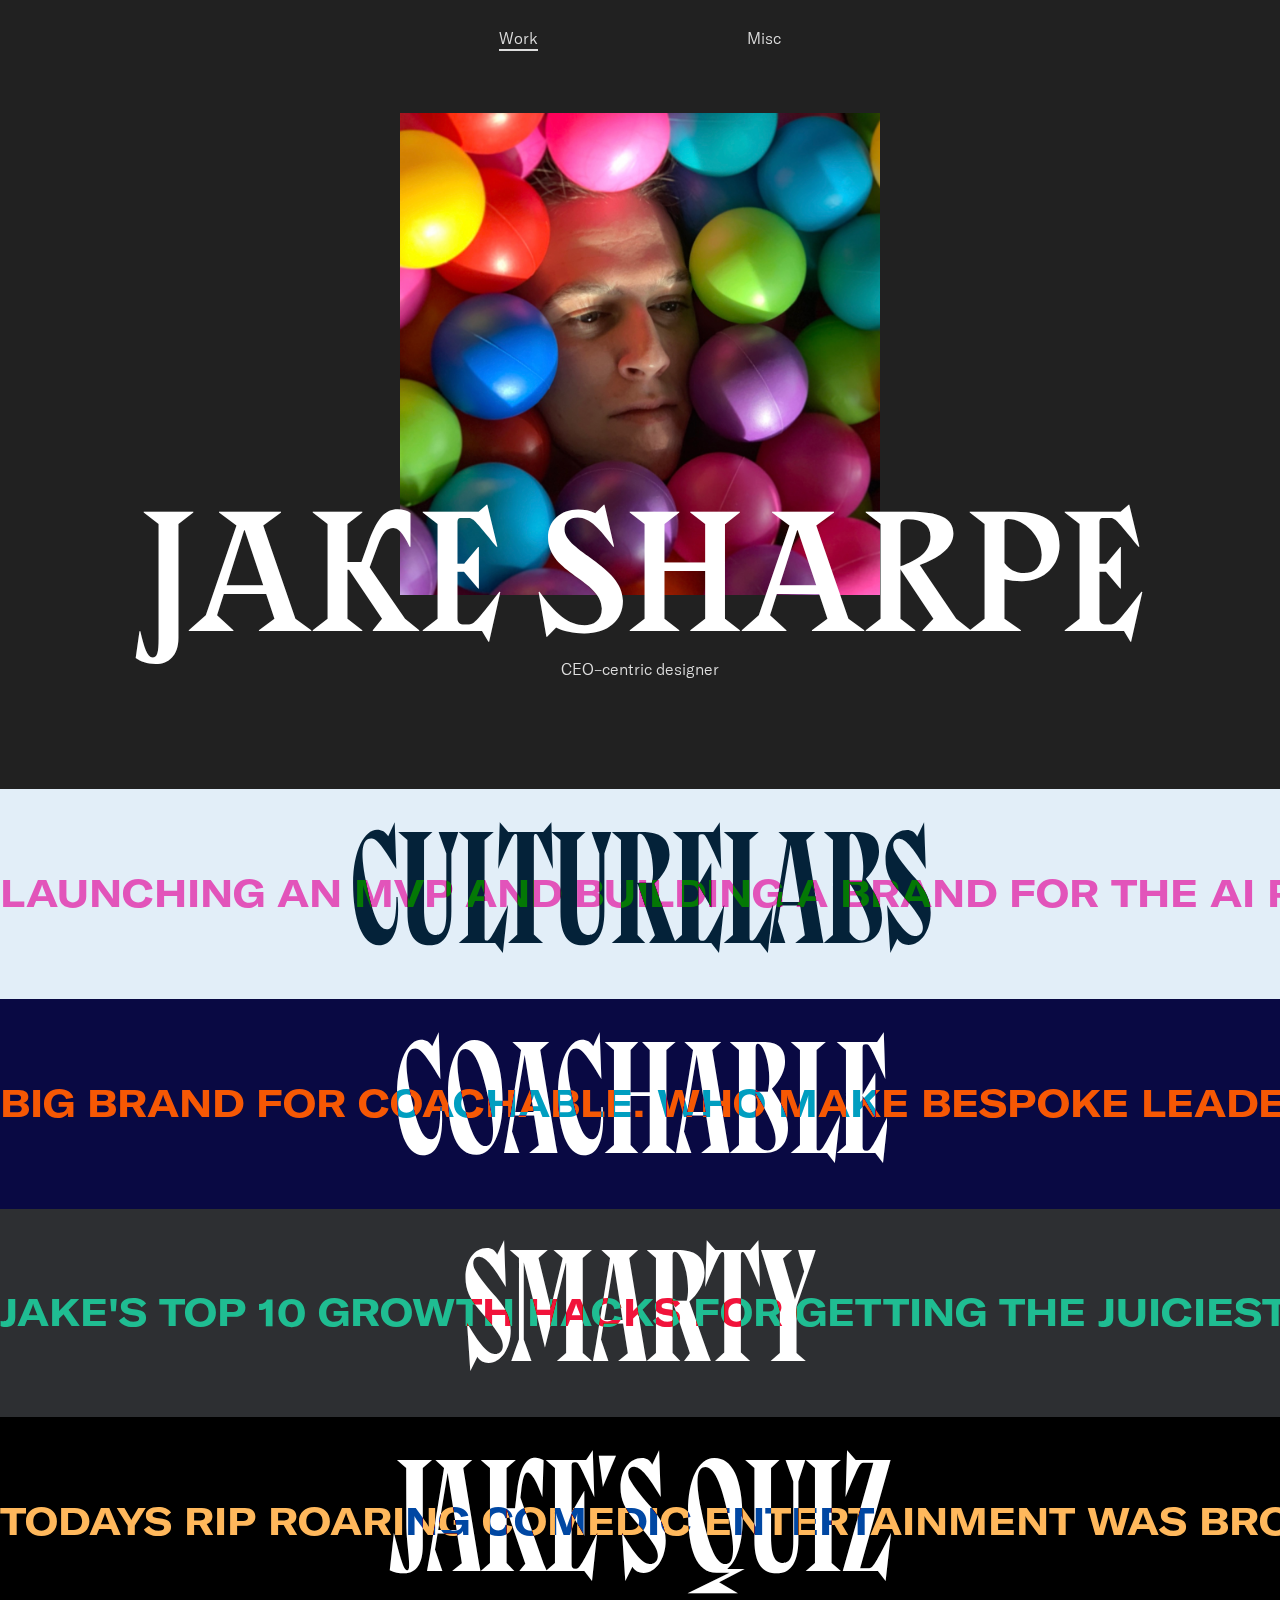
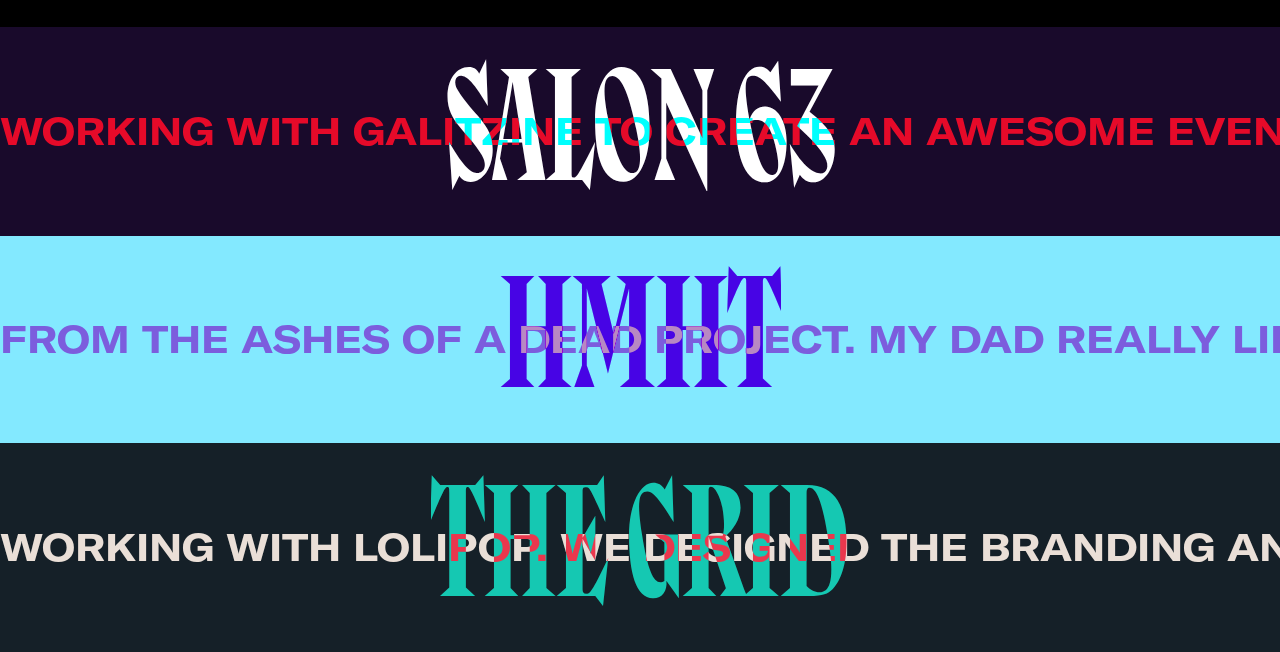
<file: index.html>
<!doctype html>
<html class="no-js" lang="">

<head>
  <meta charset="utf-8">
  <title>Jake Sharpe – Designer</title>

  <link rel="apple-touch-icon-precomposed" sizes="57x57" href="favicon/apple-touch-icon-57x57.png" />
  <link rel="apple-touch-icon-precomposed" sizes="114x114" href="favicon/apple-touch-icon-114x114.png" />
  <link rel="apple-touch-icon-precomposed" sizes="72x72" href="favicon/apple-touch-icon-72x72.png" />
  <link rel="apple-touch-icon-precomposed" sizes="144x144" href="favicon/apple-touch-icon-144x144.png" />
  <link rel="apple-touch-icon-precomposed" sizes="120x120" href="favicon/apple-touch-icon-120x120.png" />
  <link rel="apple-touch-icon-precomposed" sizes="152x152" href="favicon/apple-touch-icon-152x152.png" />
  <link rel="icon" type="image/png" href="favicon/favicon-32x32.png" sizes="32x32" />
  <link rel="icon" type="image/png" href="favicon/favicon-16x16.png" sizes="16x16" />
  
  
  <meta name="description" content="Portfolio site for London based designer, Jake Sharpe.">

  <meta name="viewport" content="width=device-width, initial-scale=1">

  <link rel="manifest" href="site.webmanifest">
  <link rel="apple-touch-icon" href="icon.png">
  <!-- Place favicon.ico in the root directory -->

  <link rel="stylesheet" href="css/normalize.css">
  <link rel="stylesheet" href="css/fonts.css">
  <link rel="stylesheet" href="css/main.css">
  <link rel="stylesheet" href="css/project-style.css">
  <link rel="stylesheet" href="css/animation.css">
  

  <meta name="theme-color" content="#fafafa">
</head>

<body>
  <!--[if IE]>
    <p class="browserupgrade">You are using an <strong>outdated</strong> browser. Please <a href="https://browsehappy.com/">upgrade your browser</a> to improve your experience and security.</p>
  <![endif]-->

  <!-- Add your site or application content here -->


  

<nav class="blend-mode">
  <ul class="navigation">

    <li><a class="active" href="/">
      <span class="blend-mode">Work</span>
    </a></li>

    <!-- <li><a class="" href="https://twitter.com/sharpeattack">
      <span class="blend-mode">Twitter</span>
    </a></li> -->

    <!-- <li><a class=""  href="work.html">
      <span class="blend-mode">About</span>
    </a></li> -->

   <li><a class=""  href="misc.html">
      <span class="blend-mode">Misc</span>
    </a></li> 
  </ul>
</nav>

<!-- HERO  -->

<section class="hero-section">

  <img class="hero-image" src="img/jake-sharpe.jpg" >
  

  <h1 class="hero-h1">Jake Sharpe</h1>


</section>

<section class="hero-content">
  
  <p class="tagline  blend-mode">
    Thought Leader
  </p>
</section>

<a href="culturelabs.html">
  <section class="projects culture-labs">
    <div class="card grid">
  
      <div class="full-area">
  
        <h2> 
          CultureLabs 
        </h2>
  
      </div>
      
      <div class="marquee-wrapper full-area">
          <span class="marquee"> 
            Launching an MVP and building a brand for the AI personality insights startup CultureLabs
          </span>
      </div>
  
    </div>
  </section>
</a>





<a href="coachable.html">
  <section class="projects coachable-inverse">
    <div class="card grid">
  
      <div class="full-area">
  
        <h2> 
          Coachable 
        </h2>
  
      </div>
      
      <div class="marquee-wrapper full-area">
          <span class="marquee"> 
            Big brand for Coachable. Who make bespoke leadership development programmes for developing a coaching mindset.  
          </span>
      </div>
  
    </div>
  </section>
</a>


<!-- <a href="bg-evolve.html">
  <section class="projects bgevolve-inverse">
    <div class="card grid">
  
      <div class="full-area">
  
        <h2> 
          British Gas 
        </h2>
  
      </div>
      
      <div class="marquee-wrapper full-area">
          <span class="marquee"> 
            Jake's top 10 Growth Hacks for getting the juiciest low hanging fruits. How I went from just a humble boy to a post man.
          </span>
      </div>
  
    </div>
  </section>
</a> -->


<a href="smarty.html">
  <section class="projects smarty">
    <div class="card grid">
  
      <div class="full-area">
  
        <h2> 
          Smarty
        </h2>
  
      </div>
      
      <div class="marquee-wrapper full-area">
          <span class="marquee"> 
            Jake's top 10 Growth Hacks for getting the juiciest low hanging fruits. How I went from just a humble boy to a post man.
          </span>
      </div>
  
    </div>
  </section>
</a>

<a href="jakes-quiz.html">
  <section class="projects quiz">
    <div class="card grid">
  
      <div class="full-area">
  
        <h2> 
          Jake's Quiz
        </h2>
  
      </div>
      
      <div class="marquee-wrapper full-area">
          <span class="marquee"> 
            Todays rip roaring comedic entertainment was brought to you by Jake Sharpe
          </span>
      </div>
  
    </div>
  </section>
</a>

<!-- <section class="hero-section">

  <img class="hero-image" src="img/jake-sharpe.jpg" >
  

  <h1 class="hero-h1">Jake Sharpe</h1>


</section>
<section class="hero-content">
  
  <p class="tagline  blend-mode">
    Thought Leader
  </p>
</section> -->

<a href="salon63.html">
    <section class="projects salon63">
      <div class="card grid">
    
        <div class="full-area">
    
          <h2 class=""> 
            Salon 63
          </h2>
    
        </div>
        
        <div class="marquee-wrapper full-area">
            <span class="marquee">Working with Galitzine to create an awesome event website for Salon 63. Featuring collaborations between artists and salons along the number 63 bus route.
            </span>
        </div>
    
      </div>
    </section> 
</a>


<a href="happy-mascot-happy-time.html">
<section class="projects hmht">
  <div class="card grid">

    <div class="full-area">

      <h2> 
        HMHT
      </h2>

    </div>
    
    <div class="marquee-wrapper full-area">
        <span class="marquee"> From the ashes of a dead project. My Dad really likes this one. One of the top 100 apps in Vietnam some how. An awesome iOS sticker pack of my dumb illustrations. </span>
    </div>

  </div>
</section>
</a>
<!-- 
<a href="pedal.html">
  <section class="projects pedal">
    <div class="card grid">

      <div class="full-area">

        <h2 class=""> 
          Pedal
        </h2>

      </div>
      
      <div class="marquee-wrapper full-area">
          <span class="marquee">An app for London cyclists. That combines multiple data sets to help users find safe places to lock up their bike. London bike crime is wild and pedal set out to try and help.</span>
      </div>

    </div>
  </section>
</a> -->



<!-- <a href="http://www.localherostudio.com/" target="_blank">
<section class="projects local-hero">
  <div class="card grid">

    <div class="full-area">

      <h2> 
        Local Hero
      </h2>

    </div>
    
    <div class="marquee-wrapper full-area">
        <span class="marquee">Local hero asked us to inject their playful approach and personality into a brand new website. Together we created an exciting animated website to properly showcase their lively portfolio.</span>
    </div>

  </div>
</section>
</a> -->


<a href="the-grid.html">
  <section class="projects the-grid">
   <div class="card grid">
 
     <div class="full-area">
 
       <h2 class=""> 
         The Grid
       </h2>
 
     </div>
     
     <div class="marquee-wrapper full-area">
         <span class="marquee">Working with Lolipop. We designed the branding and UI for a new immersive cocktail experience 'The Grid'.</span>
     </div>
 
   </div>
 </section>
 </a>
 





<!--  
<section class="projects farfetch">
  <div class="card grid">

    <div class="full-area">

      <h2 class=""> 
        Farfetch
      </h2>

    </div>
    
    <div class="marquee-wrapper full-area">
        <span class="marquee marquee-right">A new App Homepage and new Onboarding. A collection of work from my time working at Farfetch.</span>
    </div>

  </div>
</section>
-->

<!-- Marquee Loop -->
  <script type="text/javascript" src="js/main.js"></script>
  <!-- <script src="js/pixi.min.js"></script>
  <script src="js/pixi-filters.js"></script>
  <script src="js/wavey.js"></script> -->
<!-- Analytics -->
  <script>
    window.ga = function () { ga.q.push(arguments) }; ga.q = []; ga.l = +new Date;
    ga('create', 'UA-21573491-2', 'auto'); ga('set','transport','beacon'); ga('send', 'pageview')
  </script>
  <script src="https://www.google-analytics.com/analytics.js" async defer></script>

</body>

</html>
</file>
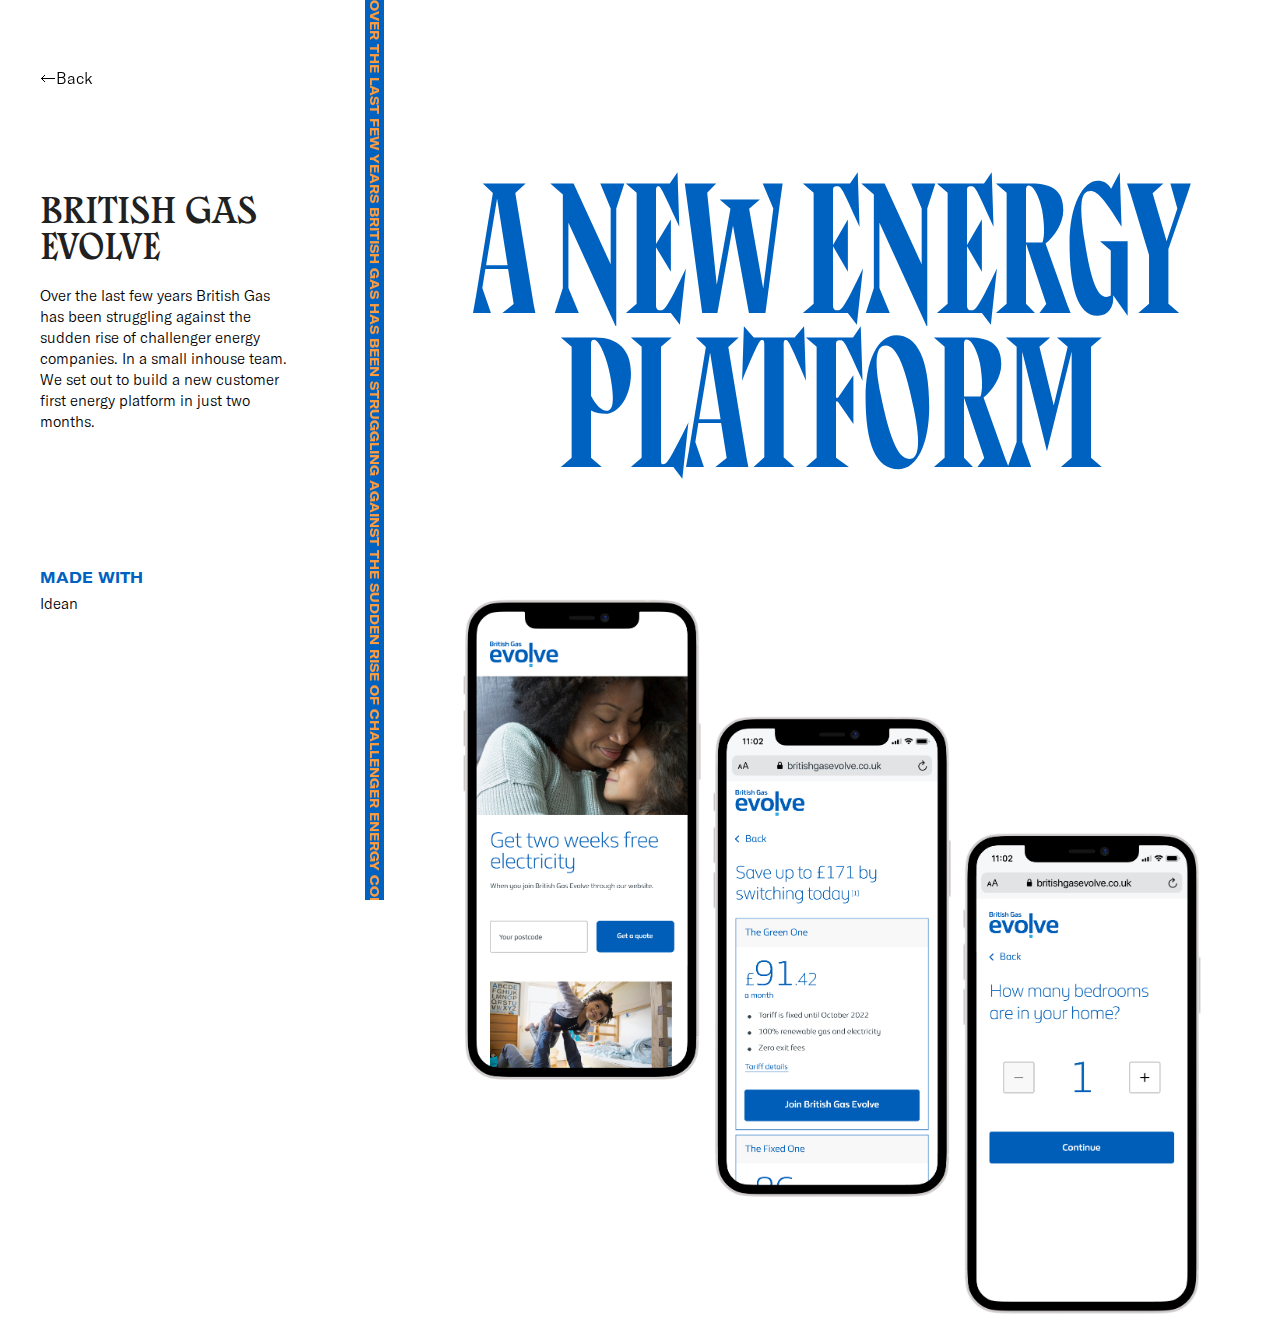
<file: bg-evolve.html>
<!doctype html>
<html class="no-js" lang="">

<head>
  <meta charset="utf-8">
  <title>British Gas Evolve – Jake Sharpe</title>

  <link rel="apple-touch-icon-precomposed" sizes="57x57" href="favicon/apple-touch-icon-57x57.png" />
  <link rel="apple-touch-icon-precomposed" sizes="114x114" href="favicon/apple-touch-icon-114x114.png" />
  <link rel="apple-touch-icon-precomposed" sizes="72x72" href="favicon/apple-touch-icon-72x72.png" />
  <link rel="apple-touch-icon-precomposed" sizes="144x144" href="favicon/apple-touch-icon-144x144.png" />
  <link rel="apple-touch-icon-precomposed" sizes="120x120" href="favicon/apple-touch-icon-120x120.png" />
  <link rel="apple-touch-icon-precomposed" sizes="152x152" href="favicon/apple-touch-icon-152x152.png" />
  <link rel="icon" type="image/png" href="favicon/favicon-32x32.png" sizes="32x32" />
  <link rel="icon" type="image/png" href="favicon/favicon-16x16.png" sizes="16x16" />
  
  
  <meta name="description" content="Portfolio site for London based designer, Jake Sharpe.">

  <meta name="viewport" content="width=device-width, initial-scale=1">

  <link rel="manifest" href="site.webmanifest">
  <link rel="apple-touch-icon" href="icon.png">
  <!-- Place favicon.ico in the root directory -->

  <link rel="stylesheet" href="css/normalize.css">
  <link rel="stylesheet" href="css/fonts.css">
  <link rel="stylesheet" href="css/main.css">
  <link rel="stylesheet" href="css/project-style.css">
  <link rel="stylesheet" href="css/animation.css">
  

  <meta name="theme-color" content="#fafafa">
  
</head>

<body class="bgevolve">
  <!--[if IE]>
    <p class="browserupgrade">You are using an <strong>outdated</strong> browser. Please <a href="https://browsehappy.com/">upgrade your browser</a> to improve your experience and security.</p>
  <![endif]-->


<!-- MARQUEE BAR -->
<div class="project-banner bgevolve-inverse">
  <span class="marquee marquee-top">  Over the last few years British Gas has been struggling against the sudden rise of challenger energy companies. In a small inhouse team. We set out to build a new customer first energy platform in just two months.          </p>

  </span>
</div>


<!-- Project info  -->
<section class="project-info-wrapper">

  <div class="project-info-content">
      <nav>
        <a href="/">🡐Back </a>
      </nav>

      <div class="project-intro">
          <h1 class ="project-title">
           British Gas Evolve   
        </h1>
          <p class ="" >
            Over the last few years British Gas has been struggling against the sudden rise of challenger energy companies. In a small inhouse team. We set out to build a new customer first energy platform in just two months.          </p>
      </div>

<div class="project-link-wrapper">
        <!-- <p>Get to the good stuff</p> -->
        <!-- <a href="#intro"> 
          <div class="project-link">Intro</div>
        </a> -->
         <!-- <a href="#connections"> 
          <div class="project-link">Connections Round</div>
        </a>
        <a href="#fashion"> 
          <div class="project-link">Fashion Round</div>
        </a>
        <a href="#internet"> 
          <div class="project-link">Internet Round</div>
        </a> -->
      </div> 


      <div class="project-collaborators">
        <h2> Made with </h2>
          <a href="https://www.idean.com/" target="_blank">
            <p>Idean</p>
          </a>
      </div>

  </div>
</section>


<!-- Projects content -->

<section class="project-content">
  
  <div class="project-hero quiz-hero">
      <h2 class="hero-title  quiz-titles">A new energy platform</h2>
  </div>
  

<img class="cover-img" src="img/projects/bgevolve/bgevolve-hero-1.jpg">

<!-- <div class="text-container">

  <h3>Prologue</h3>

    <p class="text-paragraph two-column text-left-column">
    It was three months into lockdown. Our resident company entertainer was away on holiday and my moment had finally come. Work asked if i wanted to run something for the office...
    <br>
    <br>
    I played it cool, but this was all I'd ever wanted.
    </p>

  <p class="text-paragraph two-column text-right-column">
    All these months working from home had been taking it's toll. Every waking moment on hangouts desperately trying to pay attention, enough was enough.<br><br>

    Using Menti, a survey tool for business types trying to spice up their dull presentations. I made a quiz to remind everyone of the fun parts of work. Players vote and if you're in the majority you got a point. Everyone was so engaged with my dumb surveys they forgot to keep track of their points... I was the only winner that day.<br>
    </p>
</div>
<img class="cover-img" src="img/projects/quiz/jakes-quiz-trial.jpg">



<img class="cover-img" src="img/projects/quiz/jakes-quiz-jake-sharpe.jpg"> -->

</section>



 

<!-- Marquee Loop -->
  <script type="text/javascript" src="js/case-study.js"></script>

<!-- Analytics -->
  <script>
    window.ga = function () { ga.q.push(arguments) }; ga.q = []; ga.l = +new Date;
    ga('create', 'UA-21573491-2', 'auto'); ga('set','transport','beacon'); ga('send', 'pageview')
  </script>
  <script src="https://www.google-analytics.com/analytics.js" async defer></script>

</body>

</html>
</file>
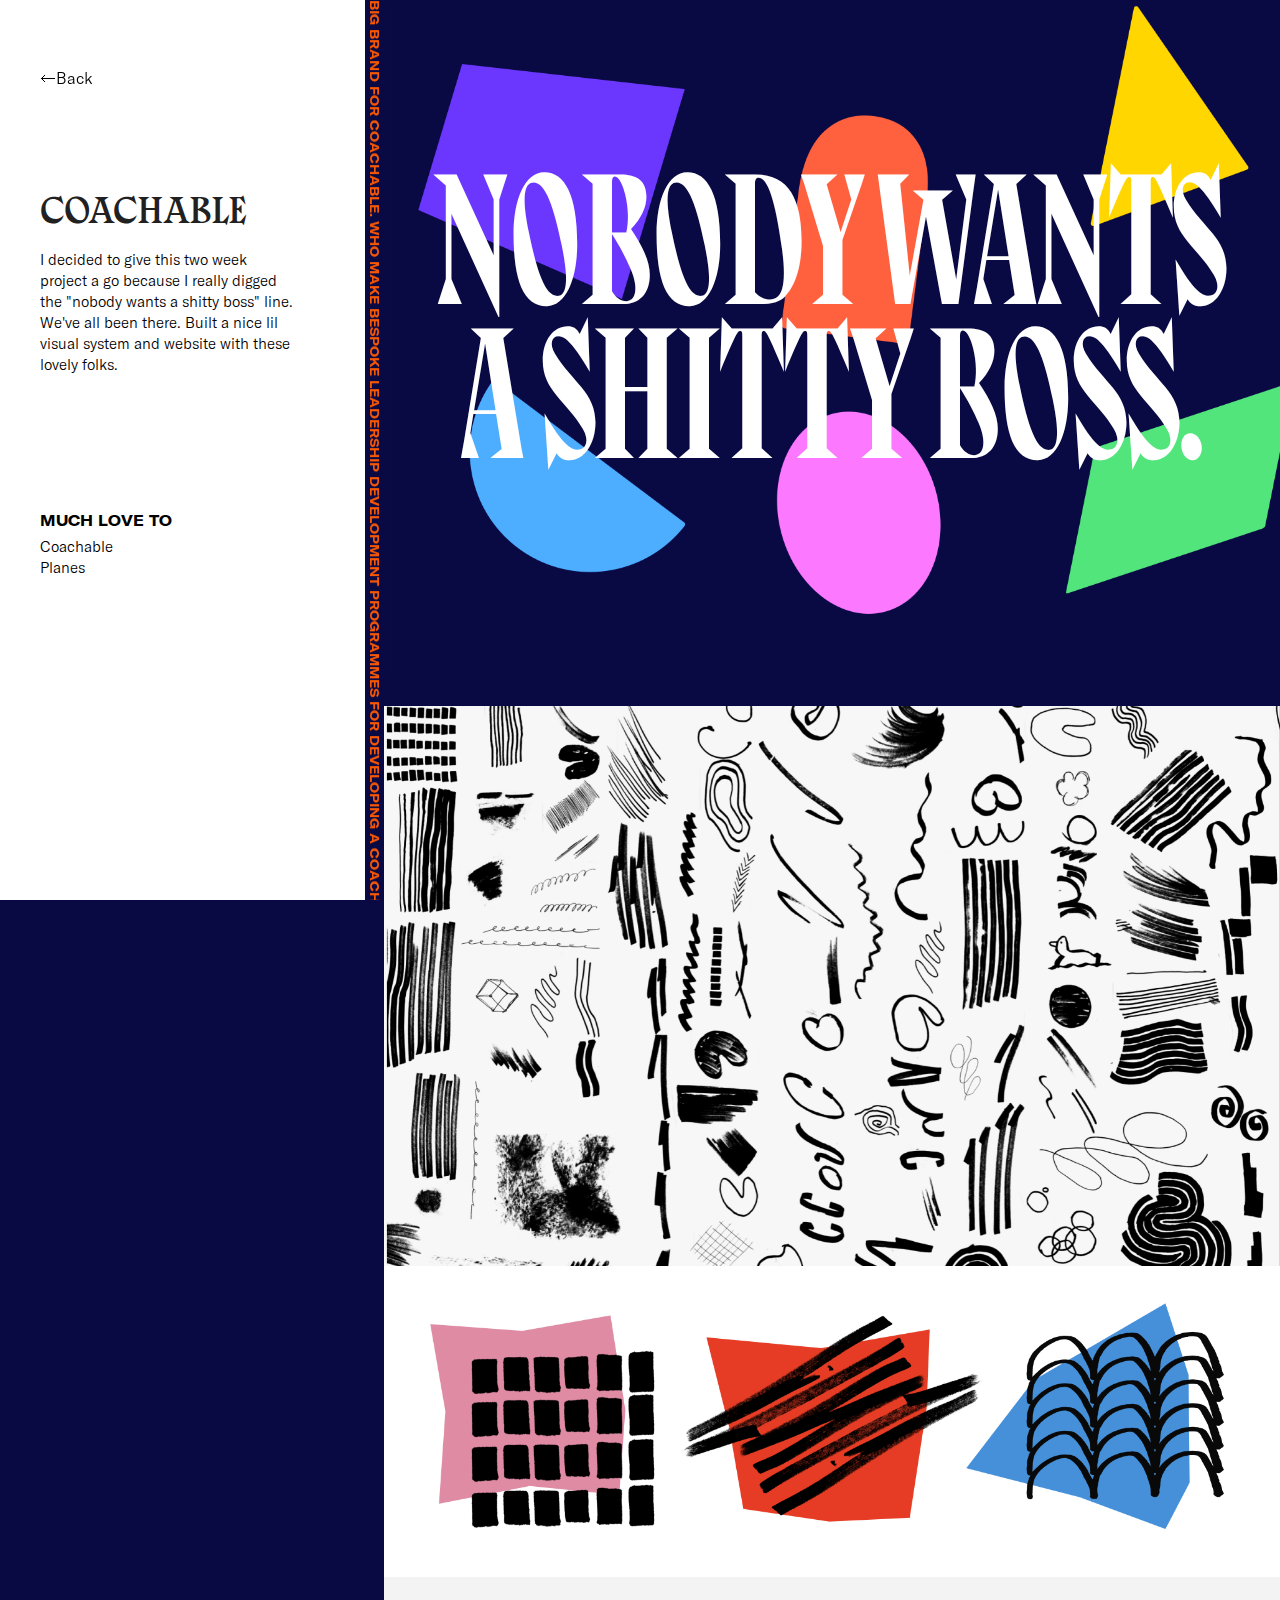
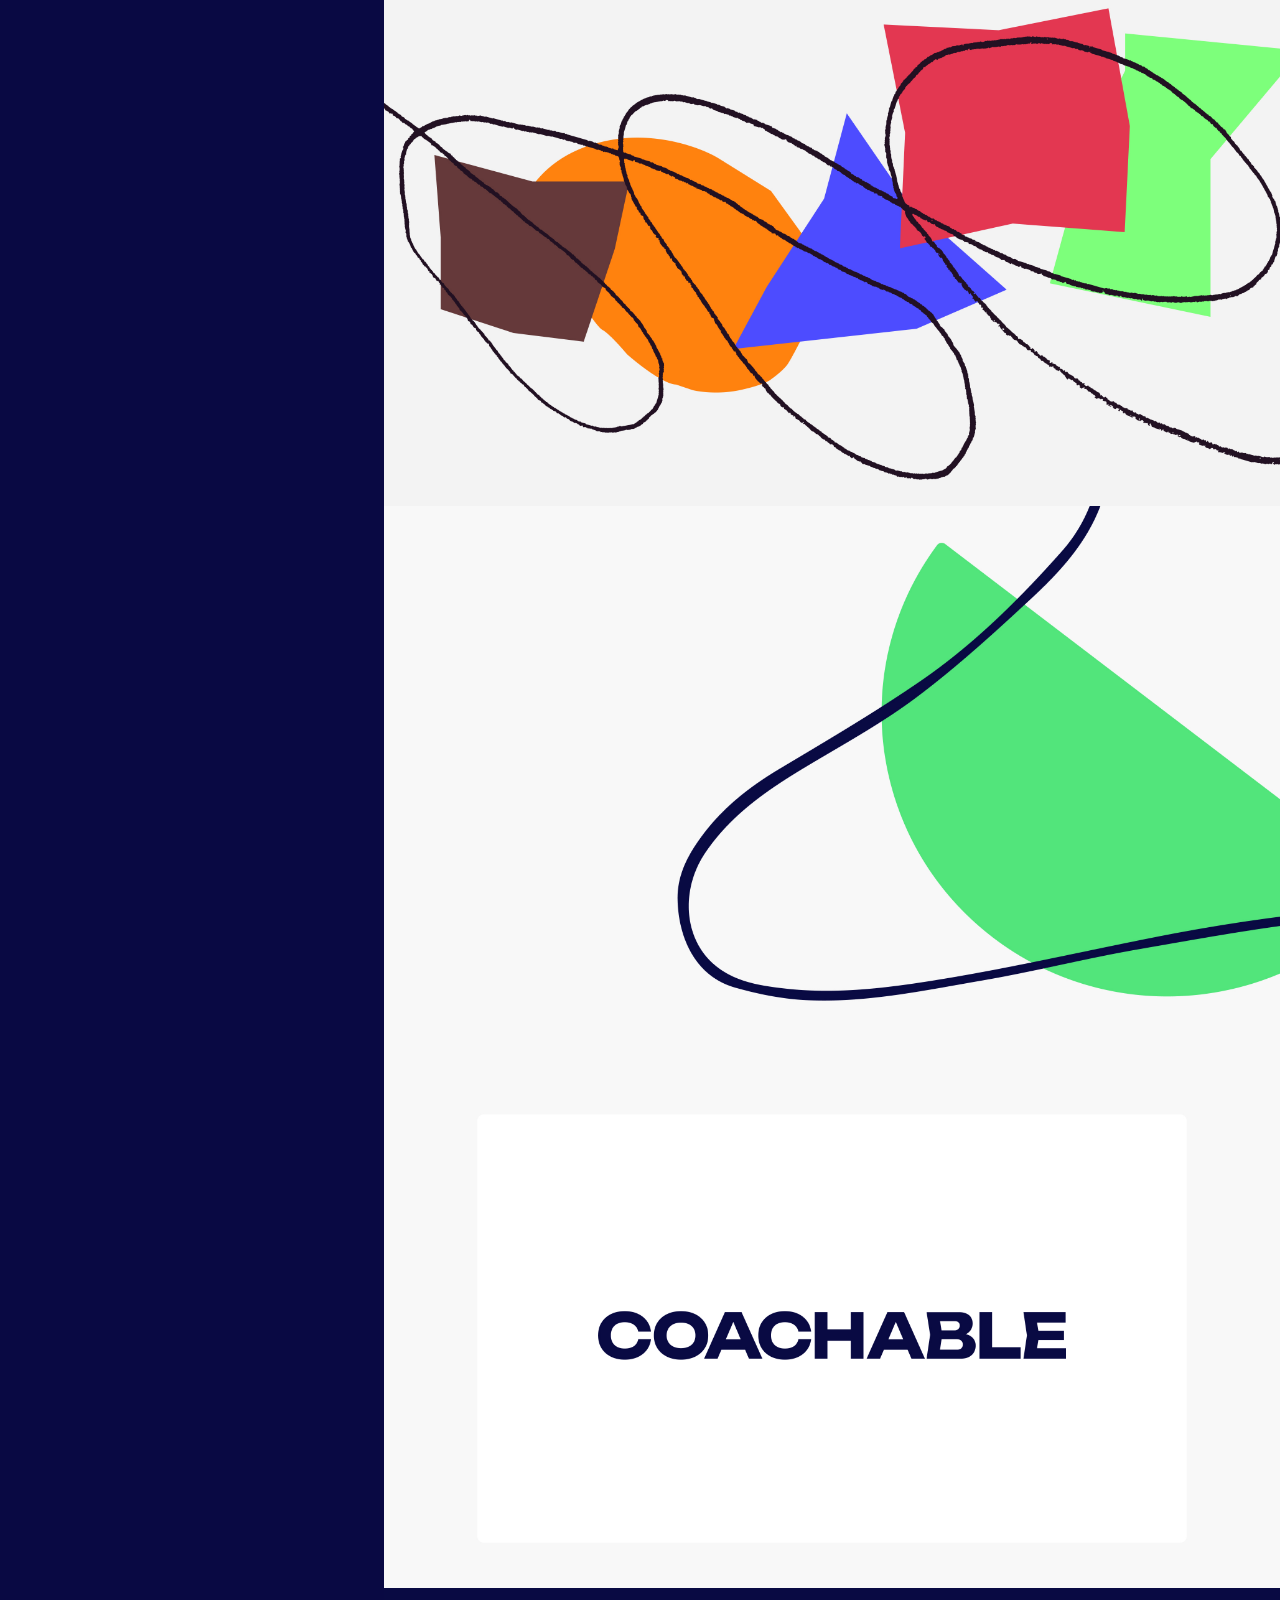
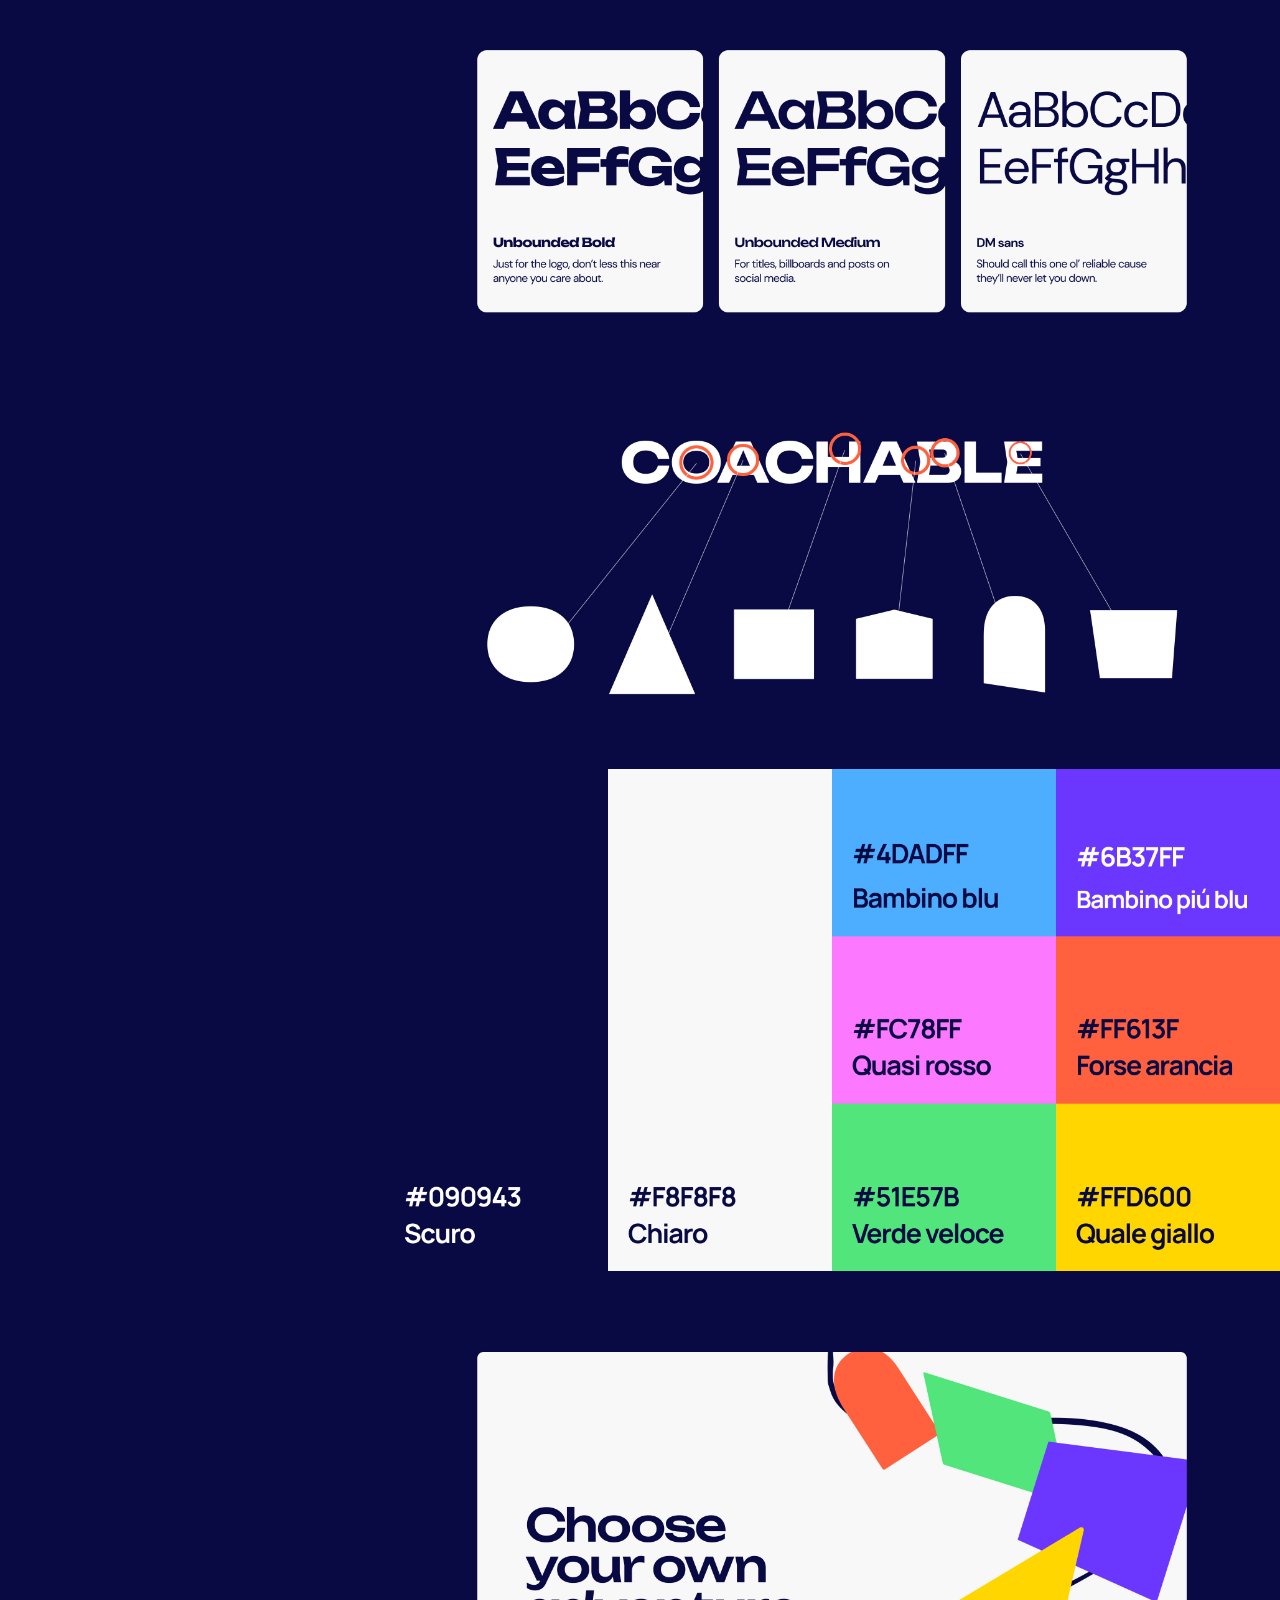
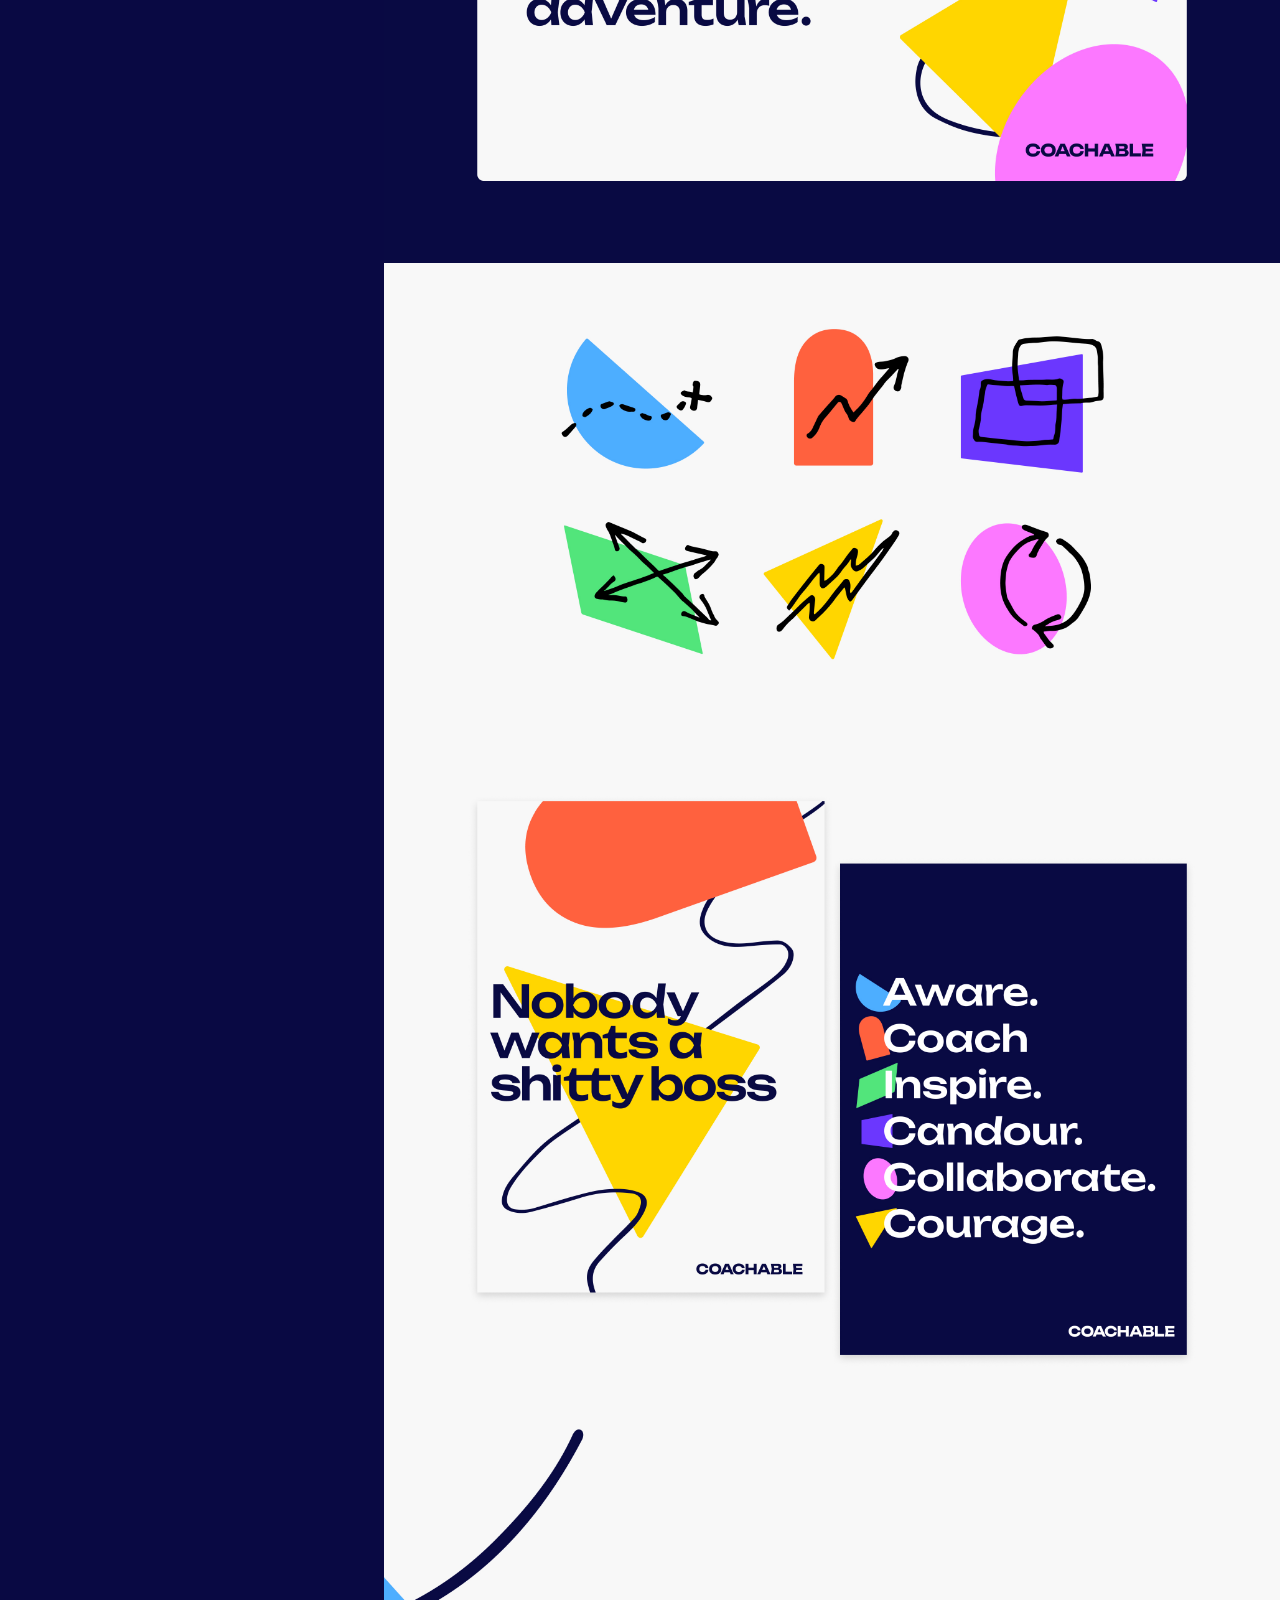
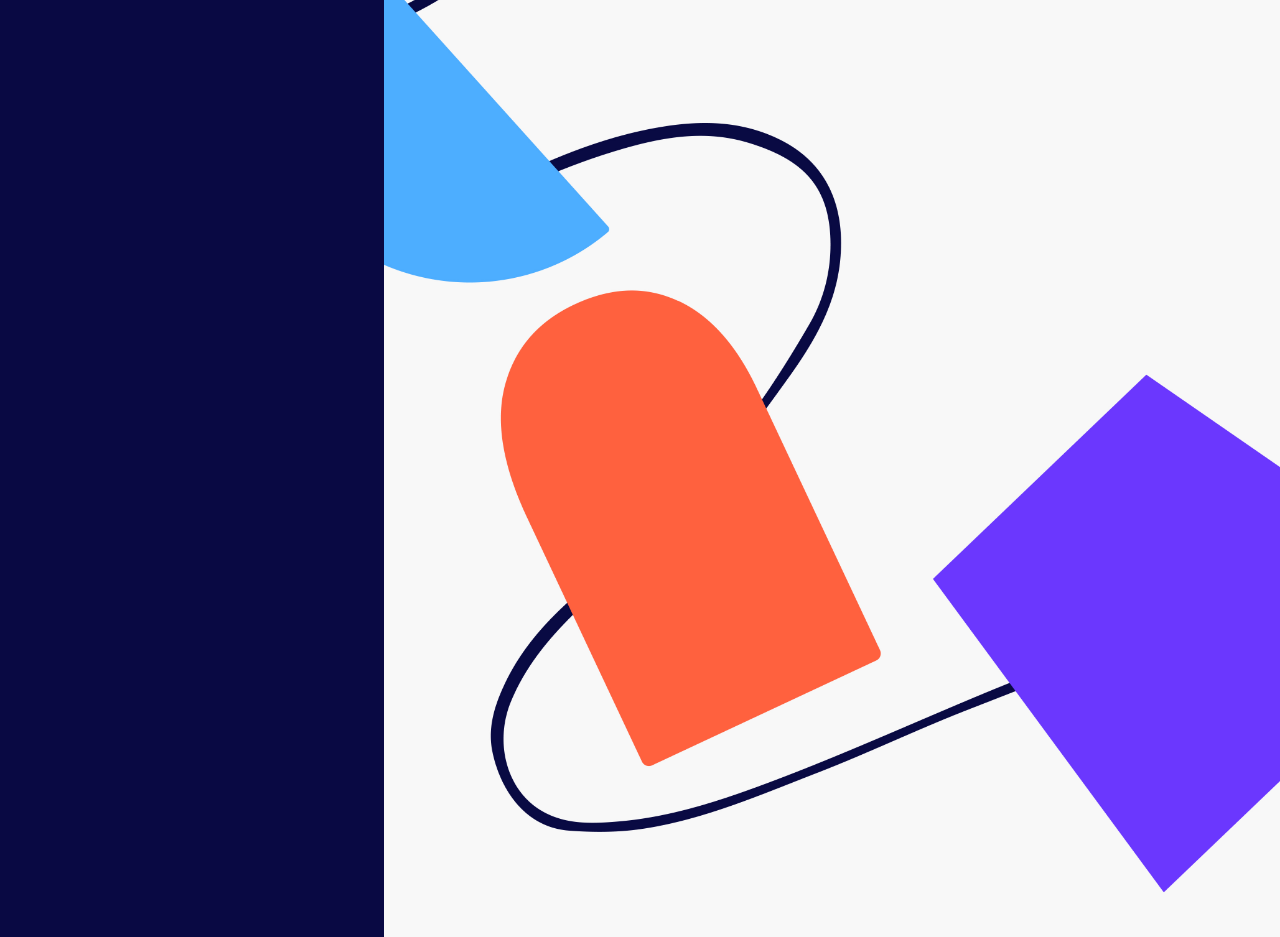
<file: coachable.html>
<!doctype html>
<html class="no-js" lang="">

<head>
  <meta charset="utf-8">
  <title>Coachable — Jake Sharpe</title>

  <link rel="apple-touch-icon-precomposed" sizes="57x57" href="favicon/apple-touch-icon-57x57.png" />
  <link rel="apple-touch-icon-precomposed" sizes="114x114" href="favicon/apple-touch-icon-114x114.png" />
  <link rel="apple-touch-icon-precomposed" sizes="72x72" href="favicon/apple-touch-icon-72x72.png" />
  <link rel="apple-touch-icon-precomposed" sizes="144x144" href="favicon/apple-touch-icon-144x144.png" />
  <link rel="apple-touch-icon-precomposed" sizes="120x120" href="favicon/apple-touch-icon-120x120.png" />
  <link rel="apple-touch-icon-precomposed" sizes="152x152" href="favicon/apple-touch-icon-152x152.png" />
  <link rel="icon" type="image/png" href="favicon/favicon-32x32.png" sizes="32x32" />
  <link rel="icon" type="image/png" href="favicon/favicon-16x16.png" sizes="16x16" />
  
  
  <meta name="description" content="Portfolio site for London based designer, Jake Sharpe.">

  <meta name="viewport" content="width=device-width, initial-scale=1">

  <link rel="manifest" href="site.webmanifest">
  <link rel="apple-touch-icon" href="icon.png">
  <!-- Place favicon.ico in the root directory -->

  <link rel="stylesheet" href="css/normalize.css">
  <link rel="stylesheet" href="css/fonts.css">
  <link rel="stylesheet" href="css/main.css">
  <link rel="stylesheet" href="css/project-style.css">
  <link rel="stylesheet" href="css/animation.css">
  

  <meta name="theme-color" content="#fafafa">
  
</head>

<body class="coachable">
  <!--[if IE]>
    <p class="browserupgrade">You are using an <strong>outdated</strong> browser. Please <a href="https://browsehappy.com/">upgrade your browser</a> to improve your experience and security.</p>
  <![endif]-->


<!-- MARQUEE BAR -->
<div class="project-banner coachable-inverse">
  <span class="marquee marquee-top"> 
    Big brand for Coachable. Who make bespoke leadership development programmes for developing a coaching mindset.  
  </span>
  </div>


<!-- Project info  -->
<section class="project-info-wrapper">

  <div class="project-info-content">
      <nav>
        <a href="/">🡐Back </a>
      </nav>

      <div class="project-intro ">
          <h1 class ="project-title">
            Coachable
          </h1>
          <p class ="" >
            I decided to give this two week project a go because I really digged the "nobody wants a shitty boss" line. We've all been there. Built a nice lil visual system and website with these lovely folks. 
            </p>
      </div>



      <div class="project-collaborators">
        <h2> Much love to </h2>
          <a href="https://www.wearecoachable.com/" target="_blank">
            <p>Coachable</p>
          </a>
          <a href="https://www.planes.studio/" target="_blank">
            <p>Planes</p>
          </a>

      </div>

  </div>
</section>


<!-- Projects content -->

<section class="project-content ">
  
  <div class="project-hero coachable-hero">
      <h2 class="hero-title coachable-titles">Nobody wants a shitty boss.</h2>
  </div>
  



<!-- 
<div class="text-container">

  <h3> So why the hell does this exist Jake?</h3>

  <p class="text-paragraph two-column text-left-column">
    The year was 2017 and a start up I was working with had hit the big time on a forum in Korea. After much deliberation, it was time to throw fashion growth hacks, at completely unprepared Koreans. Over the next 7 weeks we launched different 3D digital look-books. Each showcasing a collection and giving users a new way to browse and try outfits online. 
    <br></br>
    To begin with engagement was incredible, but gradually users lost interest and we decided to give it one last hurrah, then pull the project entirely.
  </p>

  <p class="text-paragraph two-column text-right-column">
    Now it was time to dial everything up to 11, cutesy  mascots were finally on the agenda. They had performed well in user testing and were a huge part of Korean messaging apps already. So hastily, I began drawing mascots on a trackpad at speeds i thought near impossible. The world needed this and it was down to me to deliver it. 
    <br></br>
    Our final launch was magical, yet we still weren’t getting the engagement we needed. I think it’s important to highlight that this may have been a world first, it's just Korea wasn’t quite ready. But much like a phoneix rising from the ashes, the mascots got the second chance they deserved. When me and my mate Dem decided to make an iOS sticker pack.</p>

</div> -->

<img class="cover-img" src="img/projects/coachable/coachable-explorations1.jpg">
<img class="cover-img" src="img/projects/coachable/coachable-explorations2.jpg">
<img class="cover-img" src="img/projects/coachable/coachable-explorations4.jpg">
<img class="cover-img" src="img/projects/coachable/coachable-explorations5.jpg">
<img class="cover-img" src="img/projects/coachable/coachable-logo.jpg">
<img class="cover-img" src="img/projects/coachable/coachable-fonts.jpg">
<img class="cover-img" src="img/projects/coachable/coachable-shapes.jpg">
<img class="cover-img" src="img/projects/coachable/coachable-colours.jpg">
<img class="cover-img" src="img/projects/coachable/coachable-lockup1.jpg">
<!-- <img class="cover-img" src="img/projects/coachable/coachable-assets3.jpg"> -->

<img class="cover-img" src="img/projects/coachable/coachable-assets2.jpg">
<img class="cover-img" src="img/projects/coachable/coachable-assets1.jpg">

<img class="cover-img" src="img/projects/coachable/coachable-explorations6.jpg">



<!-- <div id="drop-quote" class="drop-quote pedal ">
  <h3 class="">"I wanted to empower cyclists to ride their bikes not scare the shit out of them"</h3>
</div> -->


</section>





<!-- Marquee Loop -->
  <script type="text/javascript" src="js/case-study.js"></script>

<!-- Analytics -->
  <script>
    window.ga = function () { ga.q.push(arguments) }; ga.q = []; ga.l = +new Date;
    ga('create', 'UA-21573491-2', 'auto'); ga('set','transport','beacon'); ga('send', 'pageview')
  </script>
  <script src="https://www.google-analytics.com/analytics.js" async defer></script>

</body>

</html>
</file>
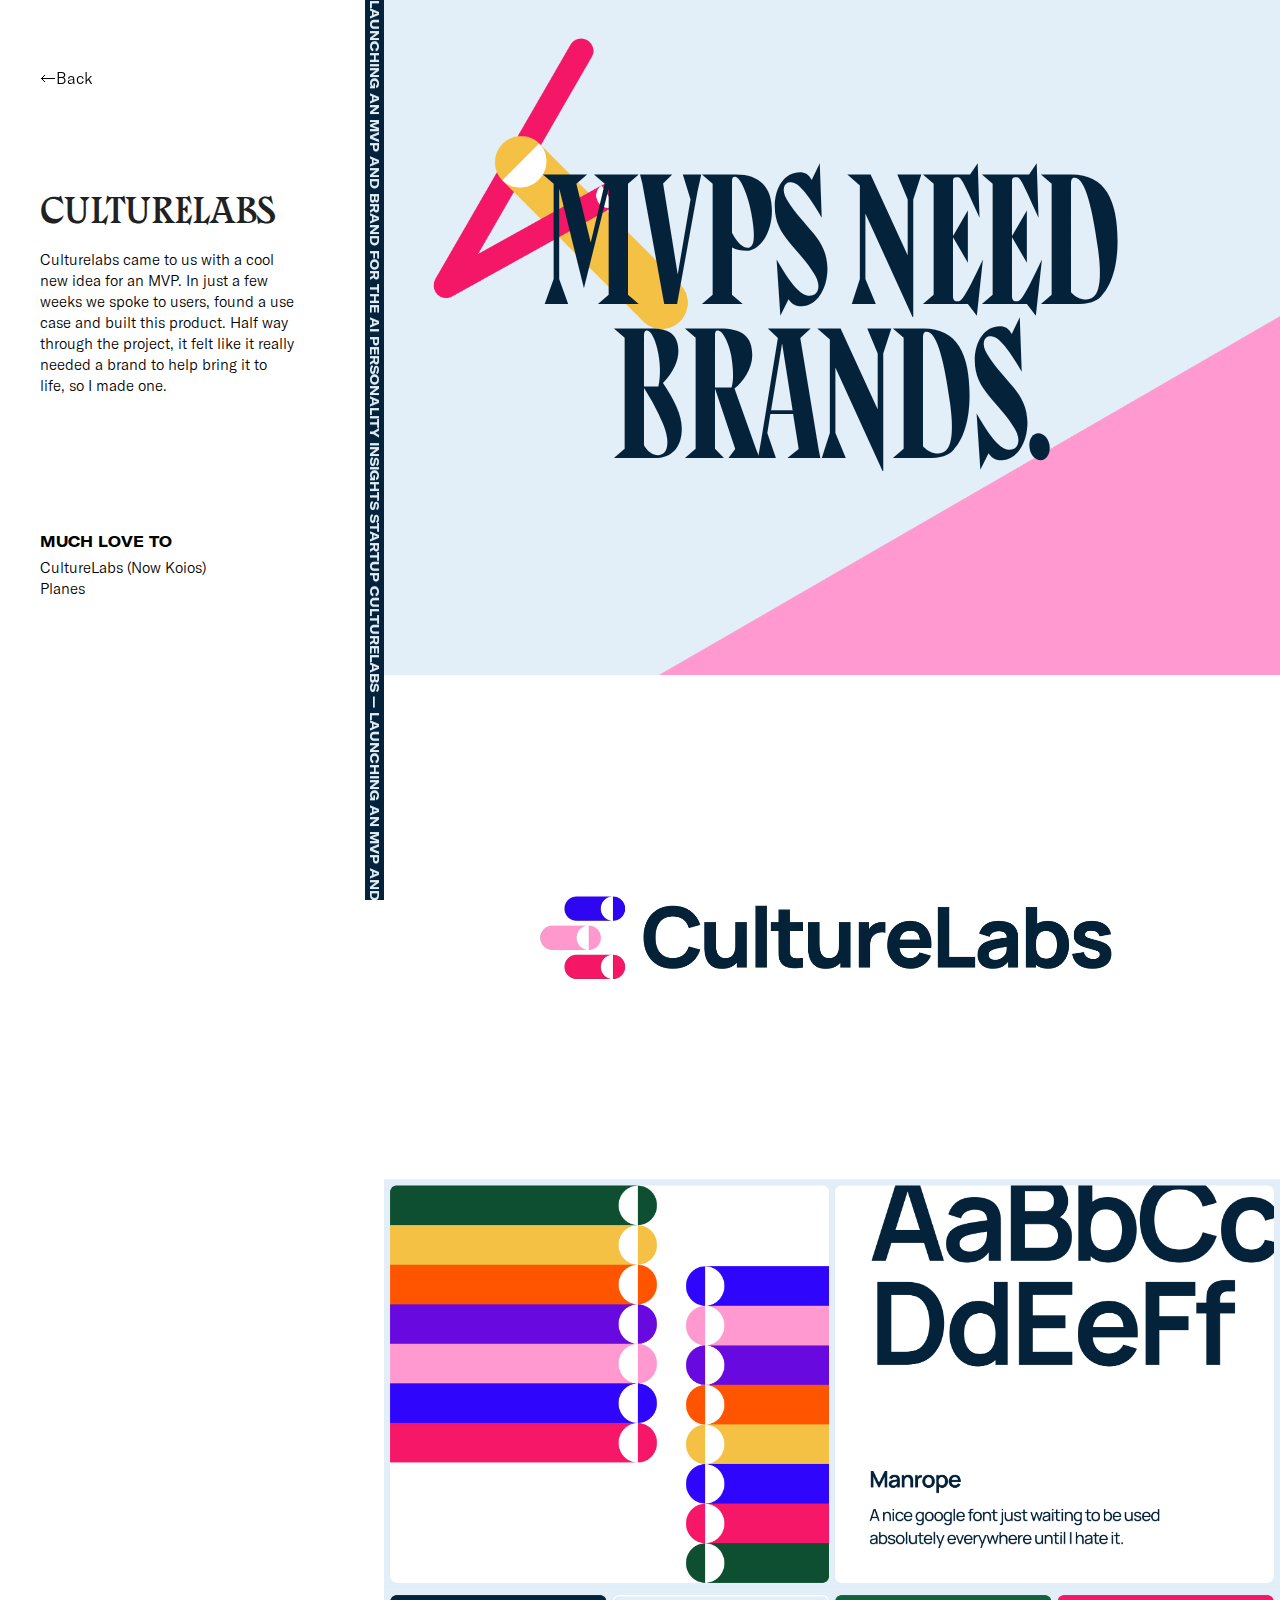
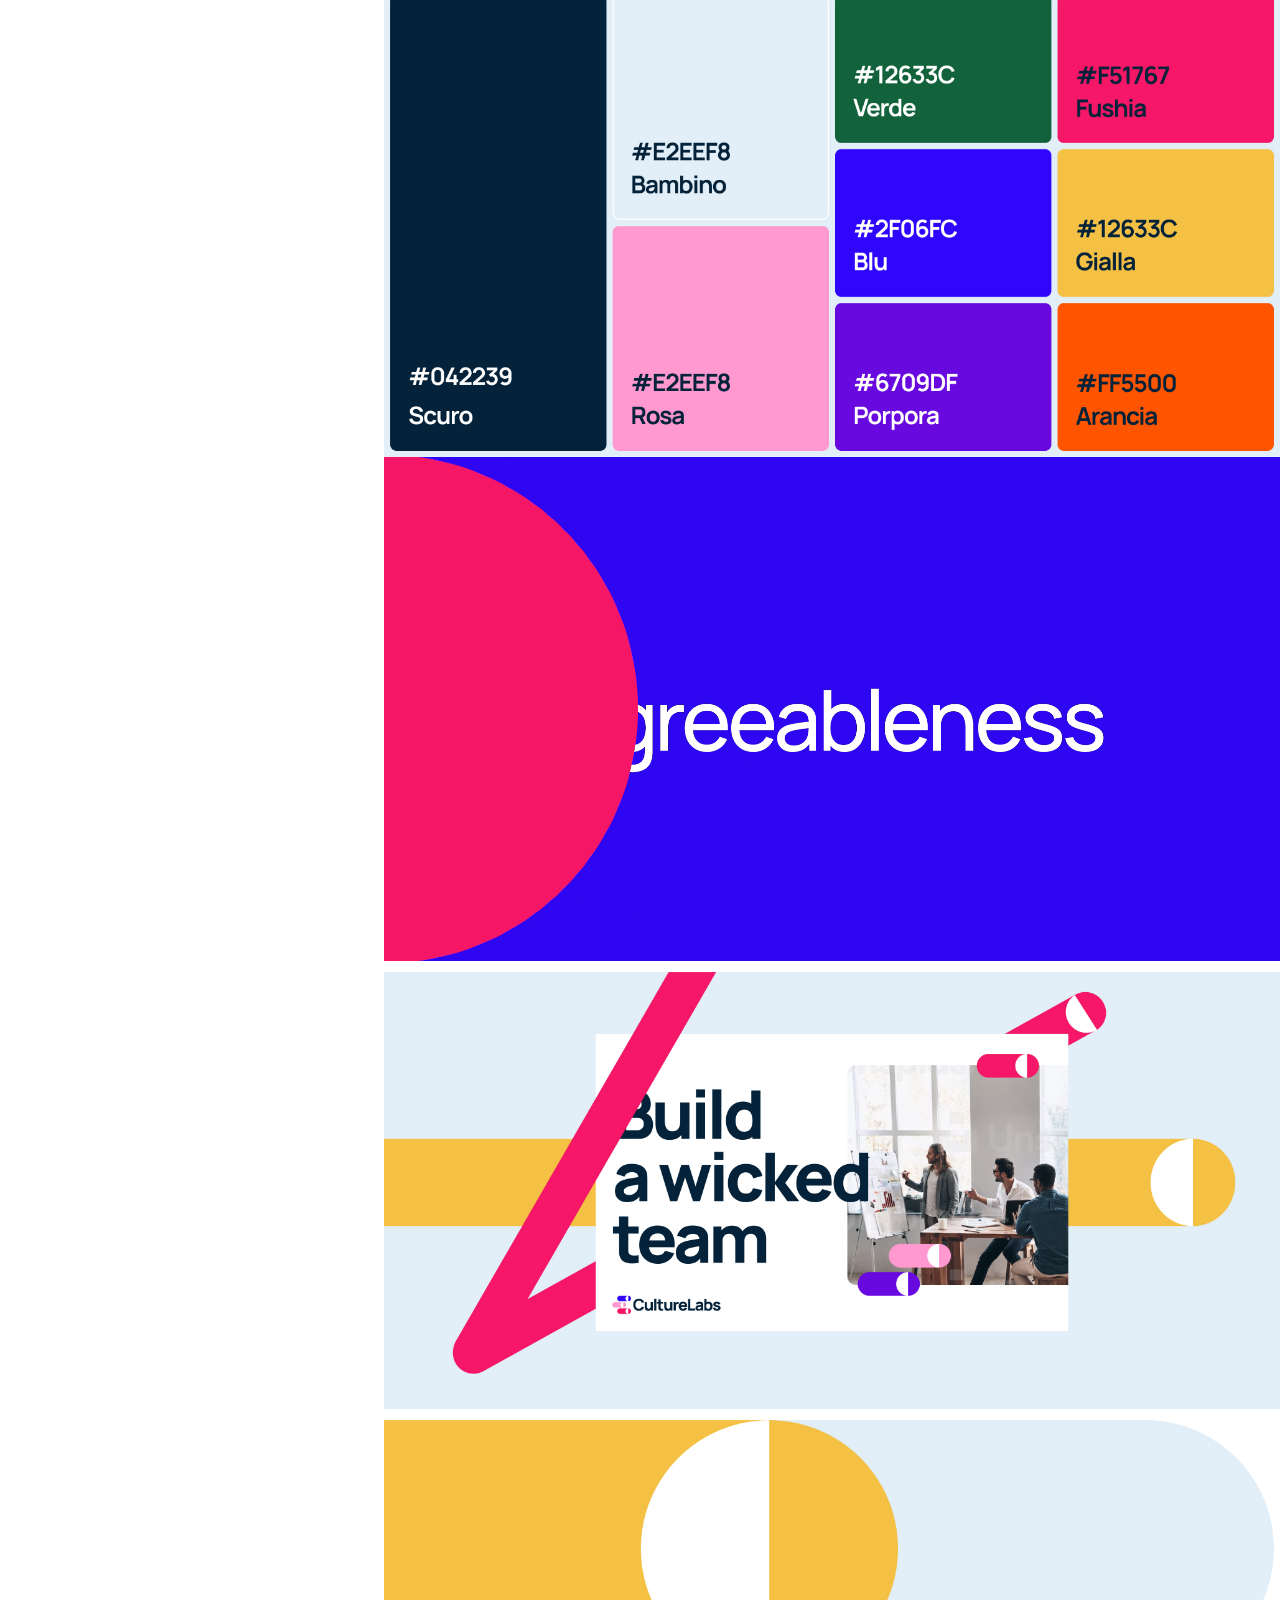
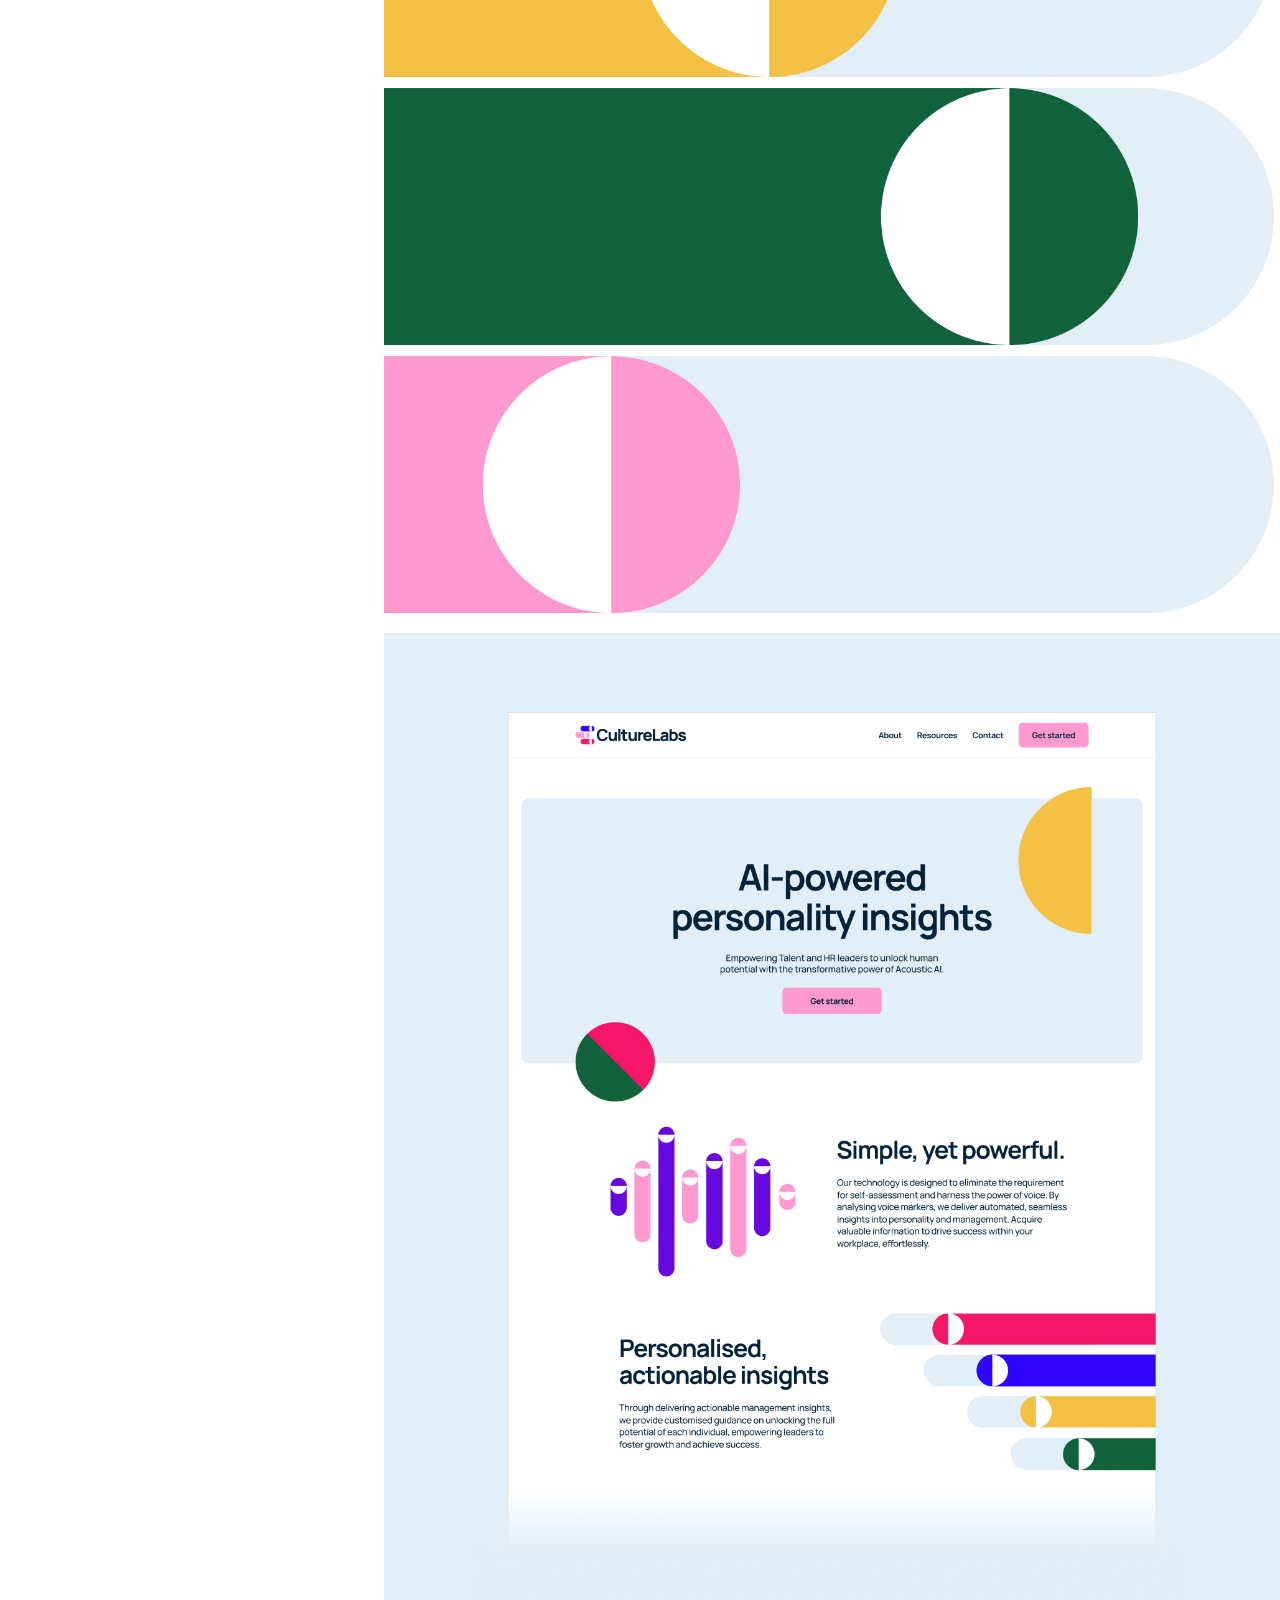
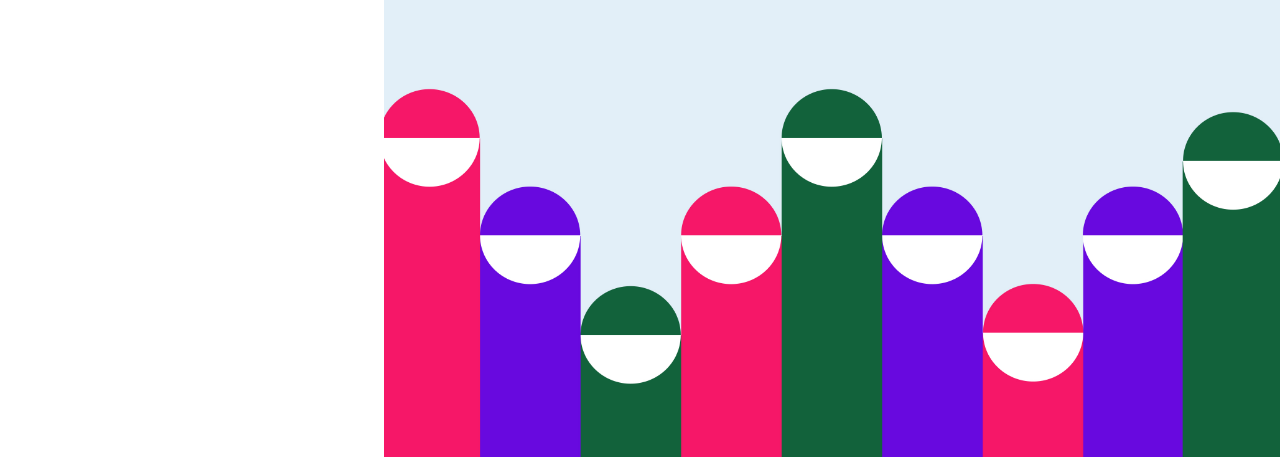
<file: culturelabs.html>
<!doctype html>
<html class="no-js" lang="">

<head>
  <meta charset="utf-8">
  <title>CultureLabs — Jake Sharpe</title>

  <link rel="apple-touch-icon-precomposed" sizes="57x57" href="favicon/apple-touch-icon-57x57.png" />
  <link rel="apple-touch-icon-precomposed" sizes="114x114" href="favicon/apple-touch-icon-114x114.png" />
  <link rel="apple-touch-icon-precomposed" sizes="72x72" href="favicon/apple-touch-icon-72x72.png" />
  <link rel="apple-touch-icon-precomposed" sizes="144x144" href="favicon/apple-touch-icon-144x144.png" />
  <link rel="apple-touch-icon-precomposed" sizes="120x120" href="favicon/apple-touch-icon-120x120.png" />
  <link rel="apple-touch-icon-precomposed" sizes="152x152" href="favicon/apple-touch-icon-152x152.png" />
  <link rel="icon" type="image/png" href="favicon/favicon-32x32.png" sizes="32x32" />
  <link rel="icon" type="image/png" href="favicon/favicon-16x16.png" sizes="16x16" />
  
  
  <meta name="description" content="Portfolio site for London based designer, Jake Sharpe.">

  <meta name="viewport" content="width=device-width, initial-scale=1">

  <link rel="manifest" href="site.webmanifest">
  <link rel="apple-touch-icon" href="icon.png">
  <!-- Place favicon.ico in the root directory -->

  <link rel="stylesheet" href="css/normalize.css">
  <link rel="stylesheet" href="css/fonts.css">
  <link rel="stylesheet" href="css/main.css">
  <link rel="stylesheet" href="css/project-style.css">
  <link rel="stylesheet" href="css/animation.css">
  

  <meta name="theme-color" content="#fafafa">
  
</head>

<body class="culturelabs">
  <!--[if IE]>
    <p class="browserupgrade">You are using an <strong>outdated</strong> browser. Please <a href="https://browsehappy.com/">upgrade your browser</a> to improve your experience and security.</p>
  <![endif]-->


<!-- MARQUEE BAR -->
<div class="project-banner">
  <span class="marquee marquee-top"> 
    Launching an MVP and brand for the AI personality insights startup CultureLabs
  </span>
  </div>


<!-- Project info  -->
<section class="project-info-wrapper">

  <div class="project-info-content">
      <nav>
        <a href="/">🡐Back </a>
      </nav>

      <div class="project-intro ">
          <h1 class ="project-title">
            CultureLabs
          </h1>
          <p class ="" >
            Culturelabs came to us with a cool new idea for an MVP. In just a few weeks we spoke to users, found a use case and built this product. Half way through the project, it felt like it really needed a brand to help bring it to life, so I made one.            </p>
      </div>



      <div class="project-collaborators">
        <h2> Much love to </h2>
          <a href="https://www.getkoios.ai//" target="_blank">
            <p>CultureLabs (Now Koios)</p>
          </a>
          <a href="https://www.planes.studio/" target="_blank">
            <p>Planes</p>
          </a>

      </div>

  </div>
</section>


<!-- Projects content -->

<section class="project-content  ">
  
  <div class="project-hero culturelabs-hero">
      <h2 class="hero-title culturelabs">MVPs need brands.</h2>
  </div>
  
  <!-- <div class="video-container">
    <video class="project-video" src="img/projects/culture-labs/culture-labs-logo.mp4" loop autoplay muted playsinline>  </video>
    </div> -->

    <div class="video-container">
        <video class="project-video" src="img/projects/culture-labs/culture-labs-logo2.mp4" loop autoplay muted playsinline>  </video>
        </div>
 



<img class="cover-img" src="img/projects/culture-labs/culture-labs-sliders2.jpg">



<img class="cover-img" src="img/projects/culture-labs/culture-labs-colours.jpg">

<div class="video-container">
  <video class="project-video" src="img/projects/culture-labs/culture-labs-slide-animation.mp4" loop autoplay muted playsinline>  </video>
  </div>


<img class="cover-img" src="img/projects/culture-labs/culture-labs-lockup1.jpg">
<img class="cover-img" src="img/projects/culture-labs/culture-labs-sliders.jpg">

<img class="cover-img" src="img/projects/culture-labs/cl-website.jpg">

<img class="cover-img" src="img/projects/culture-labs/cl-footer.jpg">

<!-- 
<div class="text-container">

  <h3> So why the hell does this exist Jake?</h3>

  <p class="text-paragraph two-column text-left-column">
    The year was 2017 and a start up I was working with had hit the big time on a forum in Korea. After much deliberation, it was time to throw fashion growth hacks, at completely unprepared Koreans. Over the next 7 weeks we launched different 3D digital look-books. Each showcasing a collection and giving users a new way to browse and try outfits online. 
    <br></br>
    To begin with engagement was incredible, but gradually users lost interest and we decided to give it one last hurrah, then pull the project entirely.
  </p>

  <p class="text-paragraph two-column text-right-column">
    Now it was time to dial everything up to 11, cutesy  mascots were finally on the agenda. They had performed well in user testing and were a huge part of Korean messaging apps already. So hastily, I began drawing mascots on a trackpad at speeds i thought near impossible. The world needed this and it was down to me to deliver it. 
    <br></br>
    Our final launch was magical, yet we still weren’t getting the engagement we needed. I think it’s important to highlight that this may have been a world first, it's just Korea wasn’t quite ready. But much like a phoneix rising from the ashes, the mascots got the second chance they deserved. When me and my mate Dem decided to make an iOS sticker pack.</p>

</div> -->






<!-- <div id="drop-quote" class="drop-quote pedal ">
  <h3 class="">"I wanted to empower cyclists to ride their bikes not scare the shit out of them"</h3>
</div> -->


</section>





<!-- Marquee Loop -->
  <script type="text/javascript" src="js/case-study.js"></script>

<!-- Analytics -->
  <script>
    window.ga = function () { ga.q.push(arguments) }; ga.q = []; ga.l = +new Date;
    ga('create', 'UA-21573491-2', 'auto'); ga('set','transport','beacon'); ga('send', 'pageview')
  </script>
  <script src="https://www.google-analytics.com/analytics.js" async defer></script>

</body>

</html>
</file>
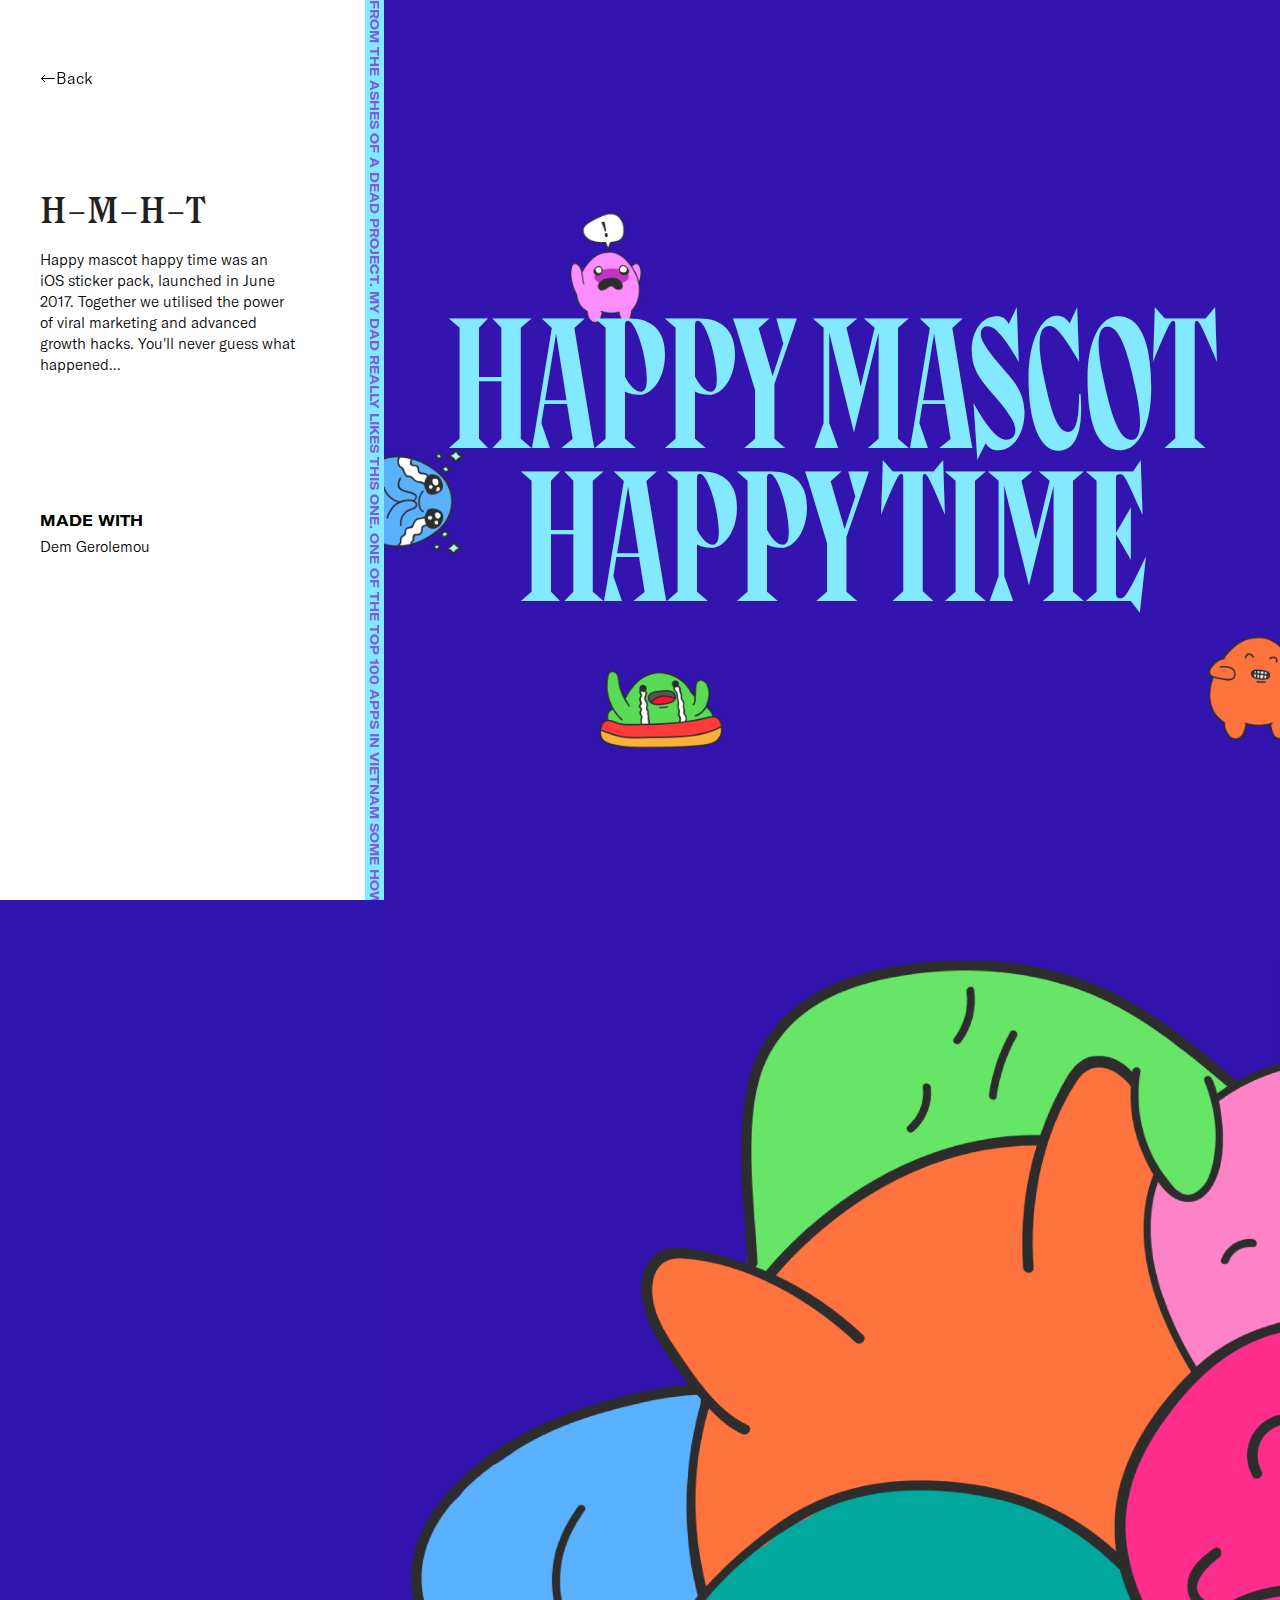
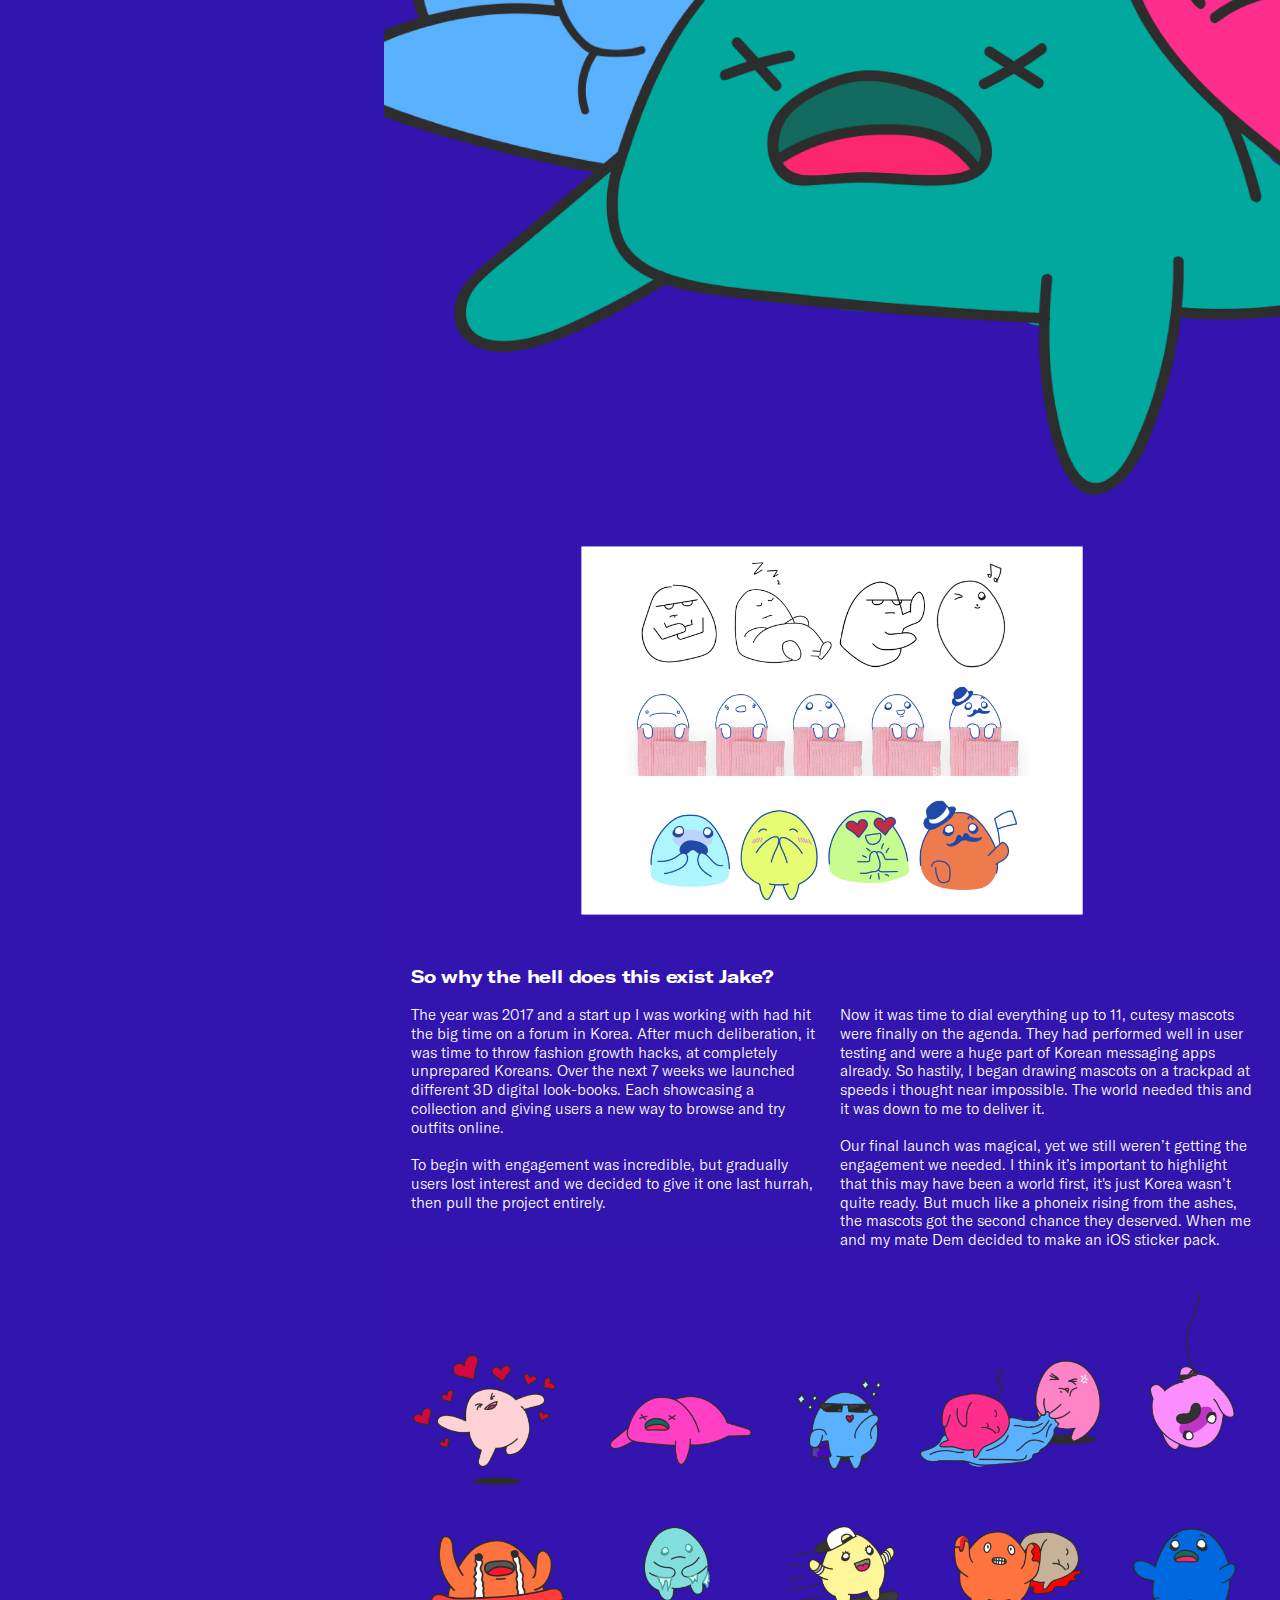
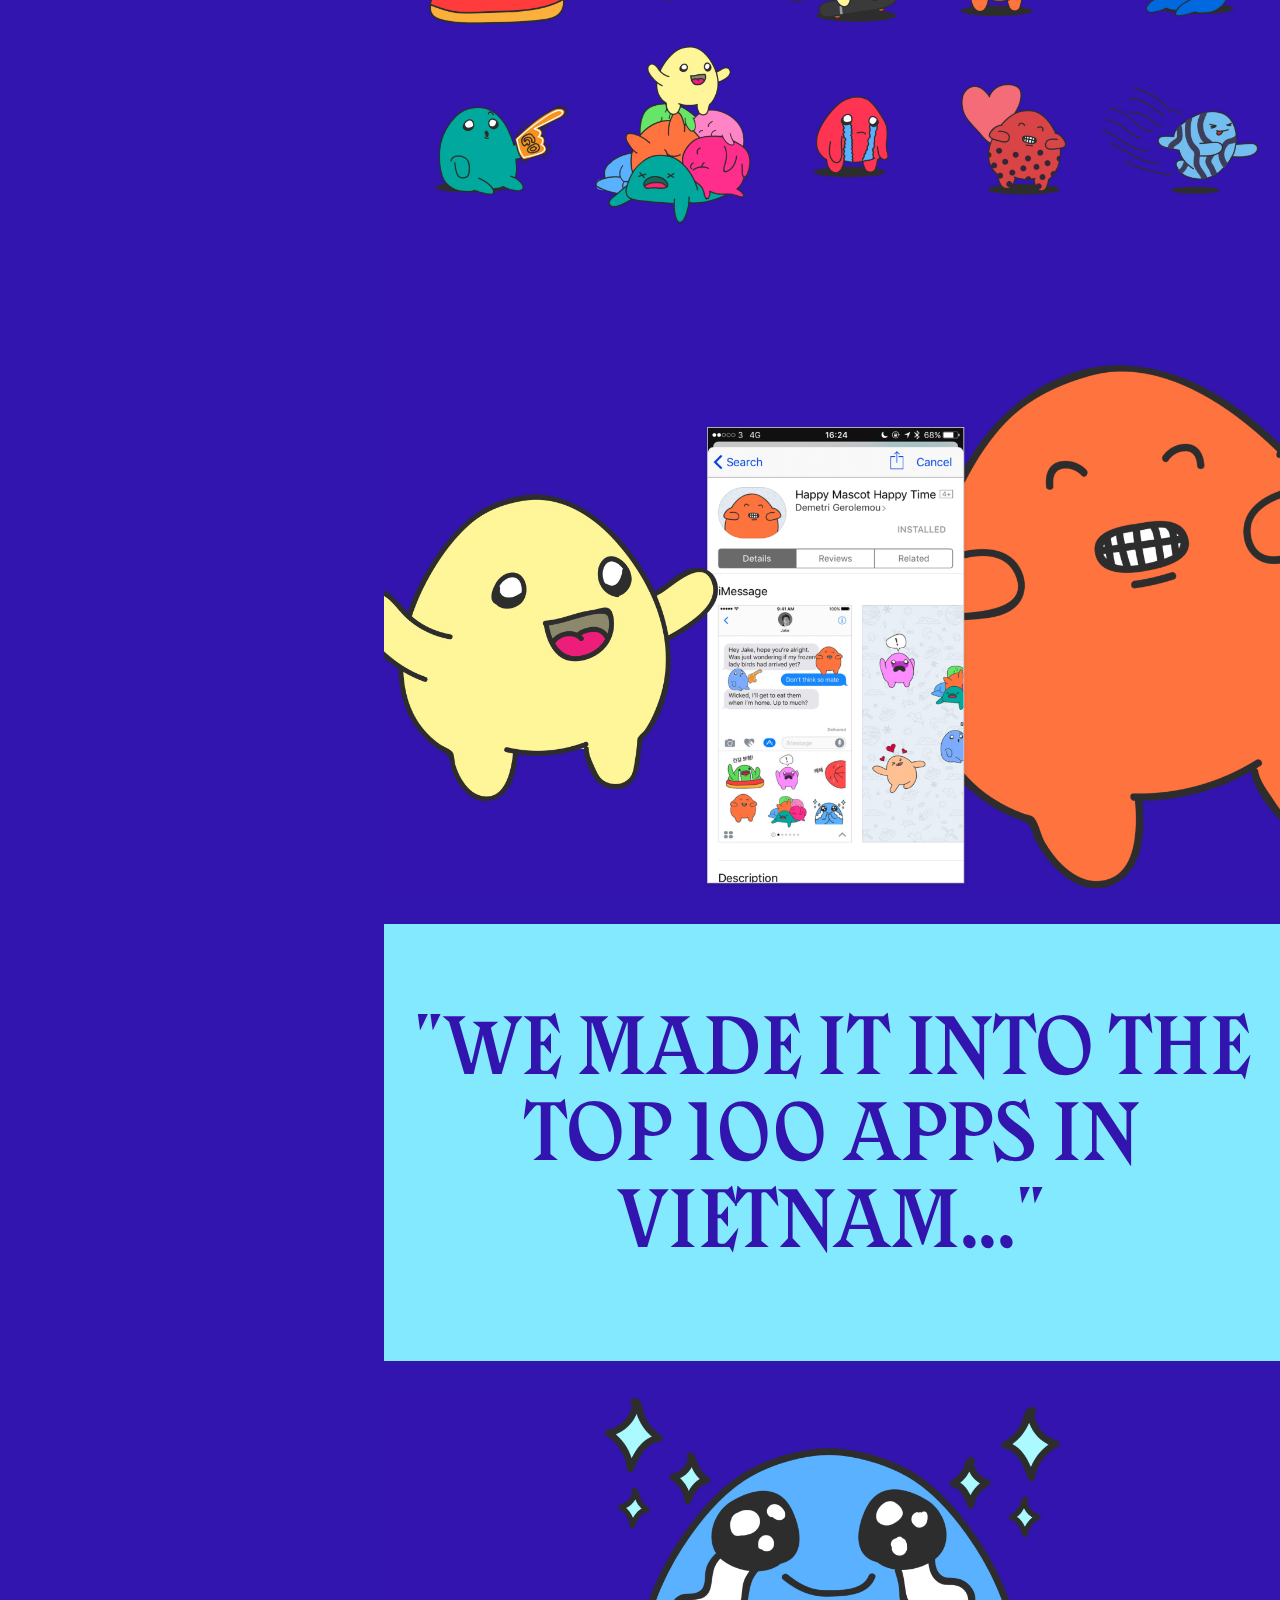
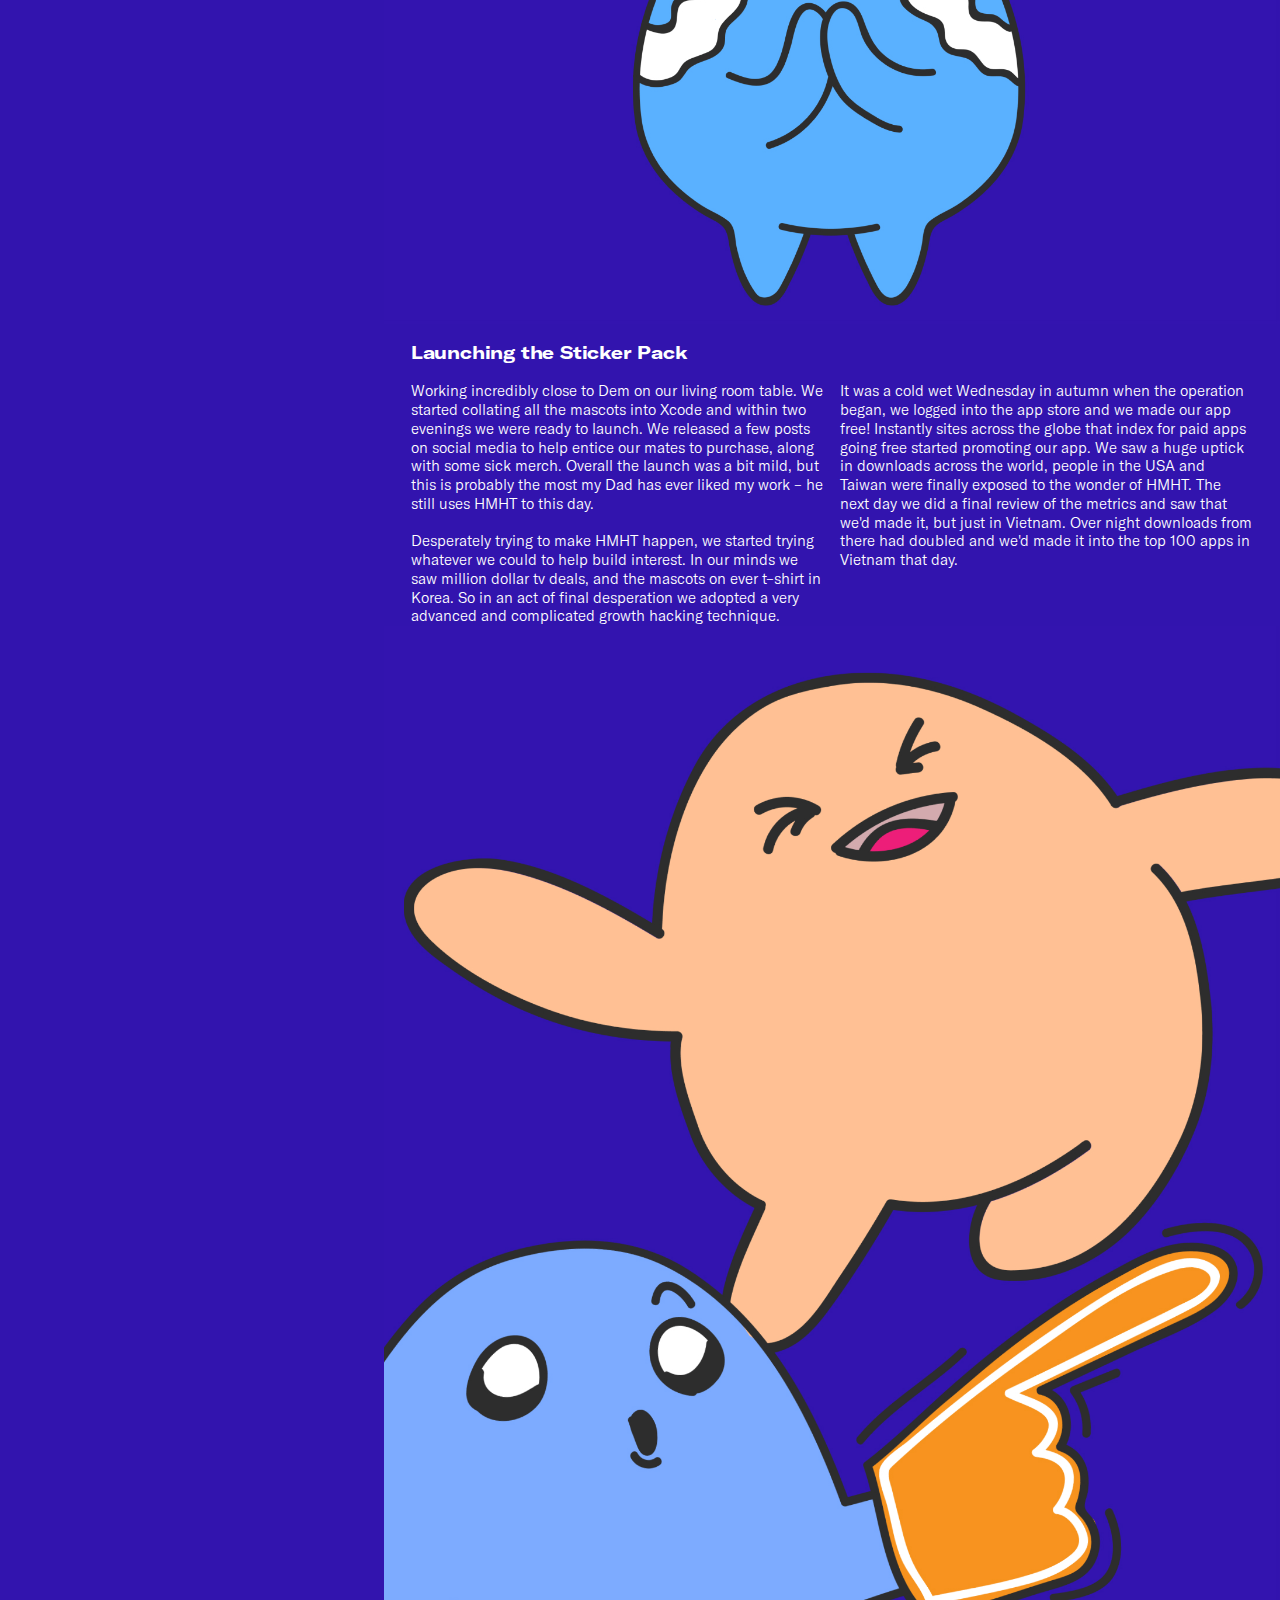
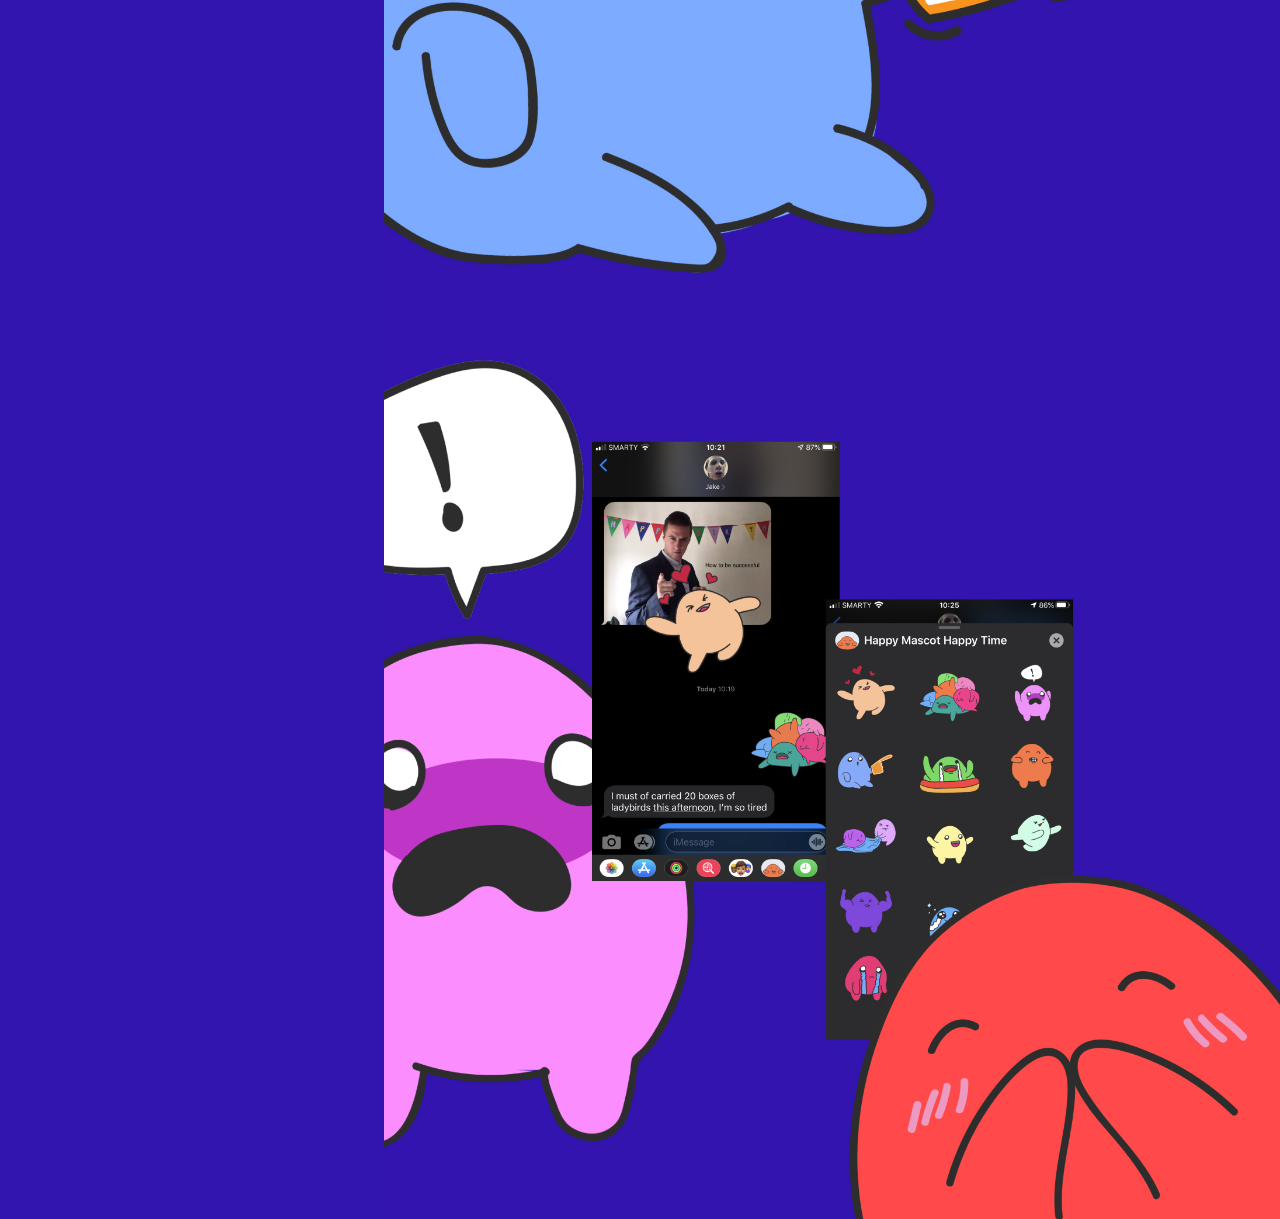
<file: happy-mascot-happy-time.html>
<!doctype html>
<html class="no-js" lang="">

<head>
  <meta charset="utf-8">
  <title>Happy Mascot Happy Time – Jake Sharpe</title>

  <link rel="apple-touch-icon-precomposed" sizes="57x57" href="favicon/apple-touch-icon-57x57.png" />
  <link rel="apple-touch-icon-precomposed" sizes="114x114" href="favicon/apple-touch-icon-114x114.png" />
  <link rel="apple-touch-icon-precomposed" sizes="72x72" href="favicon/apple-touch-icon-72x72.png" />
  <link rel="apple-touch-icon-precomposed" sizes="144x144" href="favicon/apple-touch-icon-144x144.png" />
  <link rel="apple-touch-icon-precomposed" sizes="120x120" href="favicon/apple-touch-icon-120x120.png" />
  <link rel="apple-touch-icon-precomposed" sizes="152x152" href="favicon/apple-touch-icon-152x152.png" />
  <link rel="icon" type="image/png" href="favicon/favicon-32x32.png" sizes="32x32" />
  <link rel="icon" type="image/png" href="favicon/favicon-16x16.png" sizes="16x16" />
  
  
  <meta name="description" content="Portfolio site for London based designer, Jake Sharpe.">

  <meta name="viewport" content="width=device-width, initial-scale=1">

  <link rel="manifest" href="site.webmanifest">
  <link rel="apple-touch-icon" href="icon.png">
  <!-- Place favicon.ico in the root directory -->

  <link rel="stylesheet" href="css/normalize.css">
  <link rel="stylesheet" href="css/fonts.css">
  <link rel="stylesheet" href="css/main.css">
  <link rel="stylesheet" href="css/project-style.css">
  <link rel="stylesheet" href="css/animation.css">
  

  <meta name="theme-color" content="#fafafa">
  
</head>

<body class="hmht-inverse">
  <!--[if IE]>
    <p class="browserupgrade">You are using an <strong>outdated</strong> browser. Please <a href="https://browsehappy.com/">upgrade your browser</a> to improve your experience and security.</p>
  <![endif]-->


<!-- MARQUEE BAR -->
<div class="project-banner hmht">
  <span class="marquee marquee-top"> From the ashes of a dead project. My Dad really likes this one. One of the top 100 apps in Vietnam some how. An awesome iOS sticker pack of my dumb illustrations. </span>
</div>


<!-- Project info  -->
<section class="project-info-wrapper">

  <div class="project-info-content">
      <nav>
        <a href="/">🡐Back </a>
      </nav>

      <div class="project-intro">
          <h1 class ="project-title">
            H–M–H–T
          </h1>
          <p class ="" >
            Happy mascot happy time was an iOS sticker pack, launched in June 2017. Together we utilised the power of viral marketing and advanced growth hacks. <a class="link-inverse" href="#drop-quote">You'll never guess what happened...</a>
          </p>
      </div>

      <!-- <div class="project-link-wrapper">
        <p>Projects</p>
        <a href="#"> 
          <div class="project-link">Fit Advice</div>
        </a>
        <a href="#"> 
          <div class="project-link">MUCH LONGER ONE</div>
        </a>
        <a href="#"> 
          <div class="project-link">Fit Advice</div>
        </a>
      </div> -->


      <div class="project-collaborators">
        <h2> Made with </h2>
          <a href="https://demgerolemou.com/" target="_blank">
            <p>Dem Gerolemou</p>
          </a>
      </div>

  </div>
</section>


<!-- Projects content -->

<section class="project-content ">
  
  <div class="project-hero hmht-hero">
      <h2 class="hero-title  hmht-titles">Happy Mascot Happy Time</h2>
  </div>
  

  <img class="cover-img" src="img/projects/hmht/hmht-full.jpg">


  <img class="cover-img" src="img/projects/hmht/hmht-process.jpg">



<div class="text-container">

  <h3> So why the hell does this exist Jake?</h3>

  <p class="text-paragraph two-column text-left-column">
    The year was 2017 and a start up I was working with had hit the big time on a forum in Korea. After much deliberation, it was time to throw fashion growth hacks, at completely unprepared Koreans. Over the next 7 weeks we launched different 3D digital look-books. Each showcasing a collection and giving users a new way to browse and try outfits online. 
    <br></br>
    To begin with engagement was incredible, but gradually users lost interest and we decided to give it one last hurrah, then pull the project entirely.
  </p>

  <p class="text-paragraph two-column text-right-column">
    Now it was time to dial everything up to 11, cutesy  mascots were finally on the agenda. They had performed well in user testing and were a huge part of Korean messaging apps already. So hastily, I began drawing mascots on a trackpad at speeds i thought near impossible. The world needed this and it was down to me to deliver it. 
    <br></br>
    Our final launch was magical, yet we still weren’t getting the engagement we needed. I think it’s important to highlight that this may have been a world first, it's just Korea wasn’t quite ready. But much like a phoneix rising from the ashes, the mascots got the second chance they deserved. When me and my mate Dem decided to make an iOS sticker pack.</p>

</div>



  <img class="cover-img" src="img/projects/hmht/hmht-mascots.jpg">


  <img class="cover-img" src="img/projects/hmht/hmht-launch.jpg">

  <div id="drop-quote" class="drop-quote hmht hmht-quote ">
    <h3 class="">"We made it into the top 100 apps in Vietnam..."</h3>
  </div>


  <img class="cover-img" src="img/projects/hmht/hmht-tears.jpg">

  <div class="text-container">

    <h3>Launching the Sticker Pack</h3>
  
    <p class="text-paragraph two-column text-left-column">
      Working incredibly close to Dem on our living room table. We started collating all the mascots into Xcode and within two evenings we were ready to launch. We released a few posts on social media to help entice our mates to purchase, along with some sick merch. Overall the launch was a bit mild, but this is probably the most my Dad has ever liked my work – he still uses HMHT to this day. 
      <br></br>
      Desperately trying to make HMHT happen, we started trying whatever we could to help build interest. In our minds we saw million dollar tv deals, and the mascots on ever t–shirt in Korea. So in an act of final desperation we adopted a very advanced  and complicated growth hacking technique. 
    </p>
  
    <p class="text-paragraph two-column text-right-column">
      It was a cold wet Wednesday in autumn when the operation began, we logged into the app store and we made our app free! Instantly sites across the globe that index for paid apps going free started promoting our app. We saw a huge uptick in downloads across the world, people in the USA and Taiwan were finally exposed to the wonder of HMHT. The next day we did a final review of the metrics and saw that we'd made it, but just in Vietnam. Over night downloads from there had doubled and we'd made it into the top 100 apps in Vietnam that day.       <br></br>
  
  </div>


  <img class="cover-img" src="img/projects/hmht/hmht-full2.jpg">
  <img class="cover-img" src="img/projects/hmht/hmht-app.jpg">

</section>





<!-- Marquee Loop -->
  <script type="text/javascript" src="js/case-study.js"></script>

<!-- Analytics -->
  <script>
    window.ga = function () { ga.q.push(arguments) }; ga.q = []; ga.l = +new Date;
    ga('create', 'UA-21573491-2', 'auto'); ga('set','transport','beacon'); ga('send', 'pageview')
  </script>
  <script src="https://www.google-analytics.com/analytics.js" async defer></script>

</body>

</html>
</file>
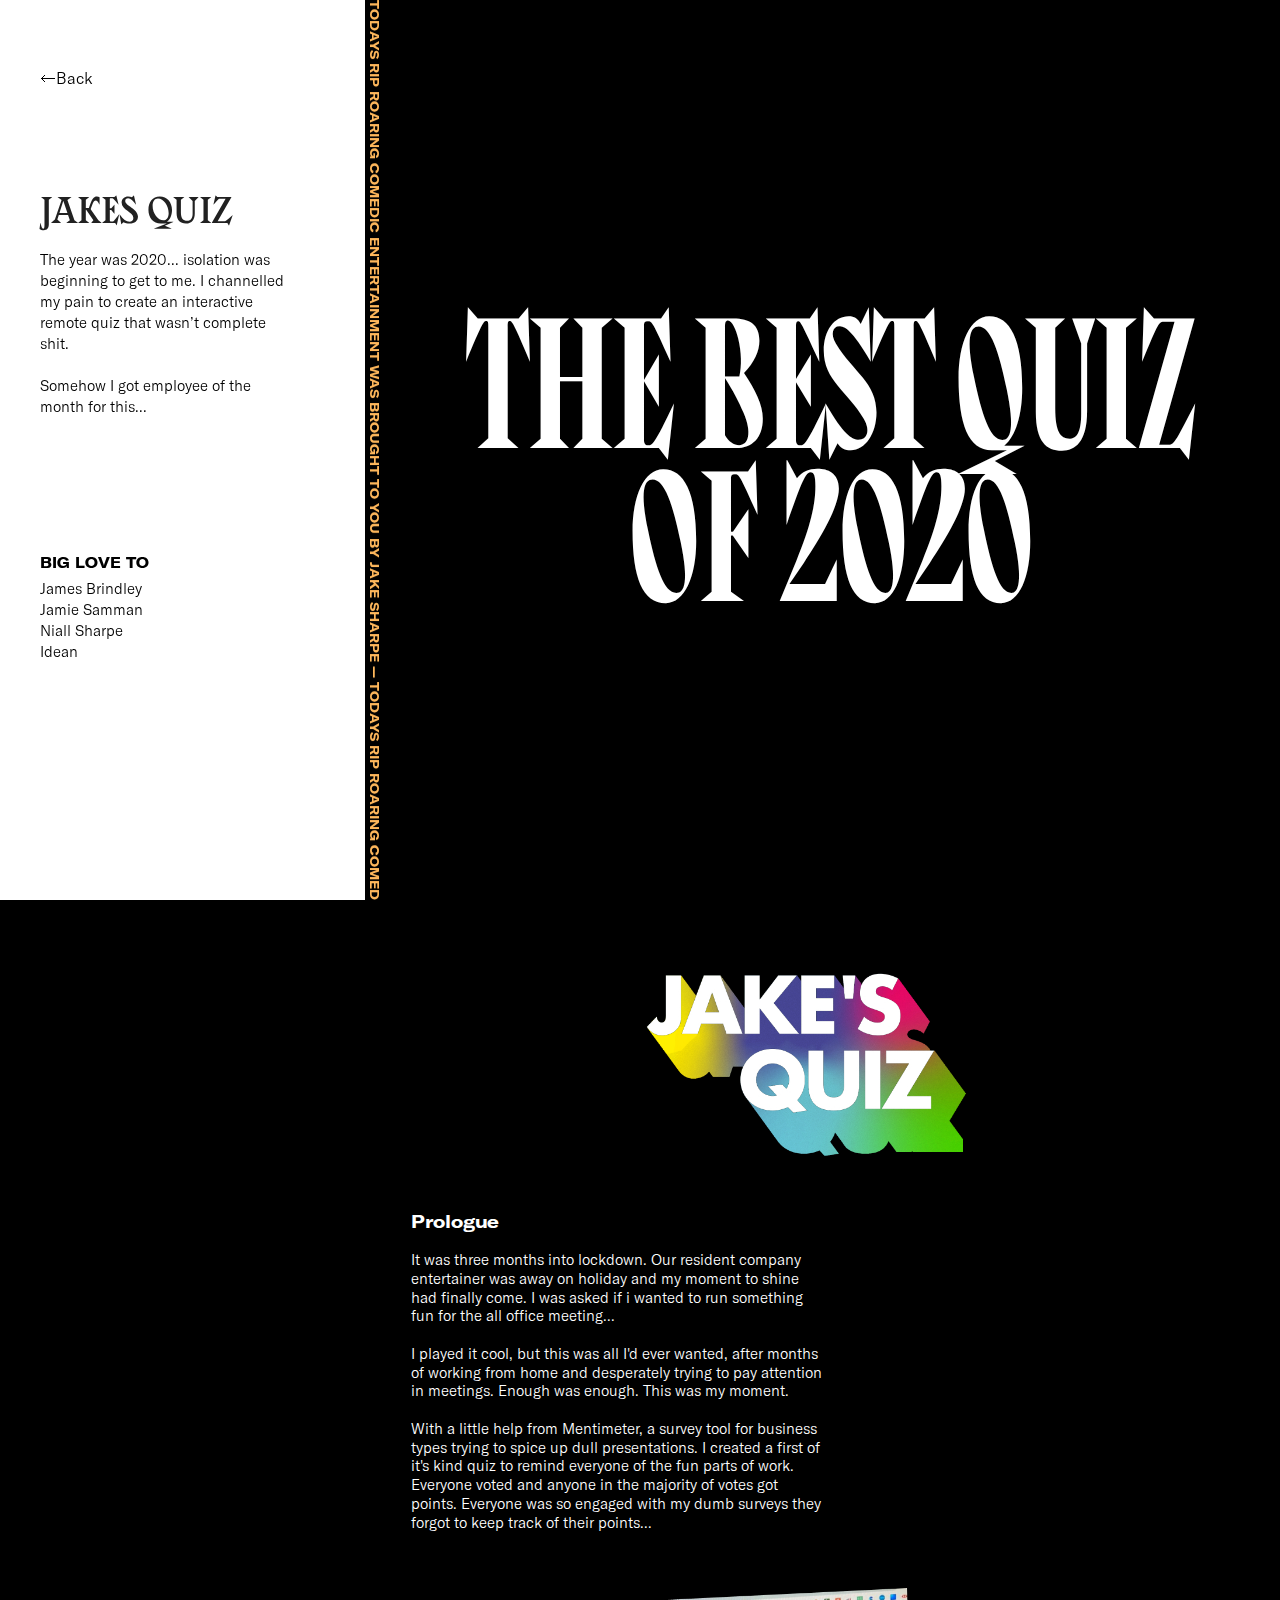
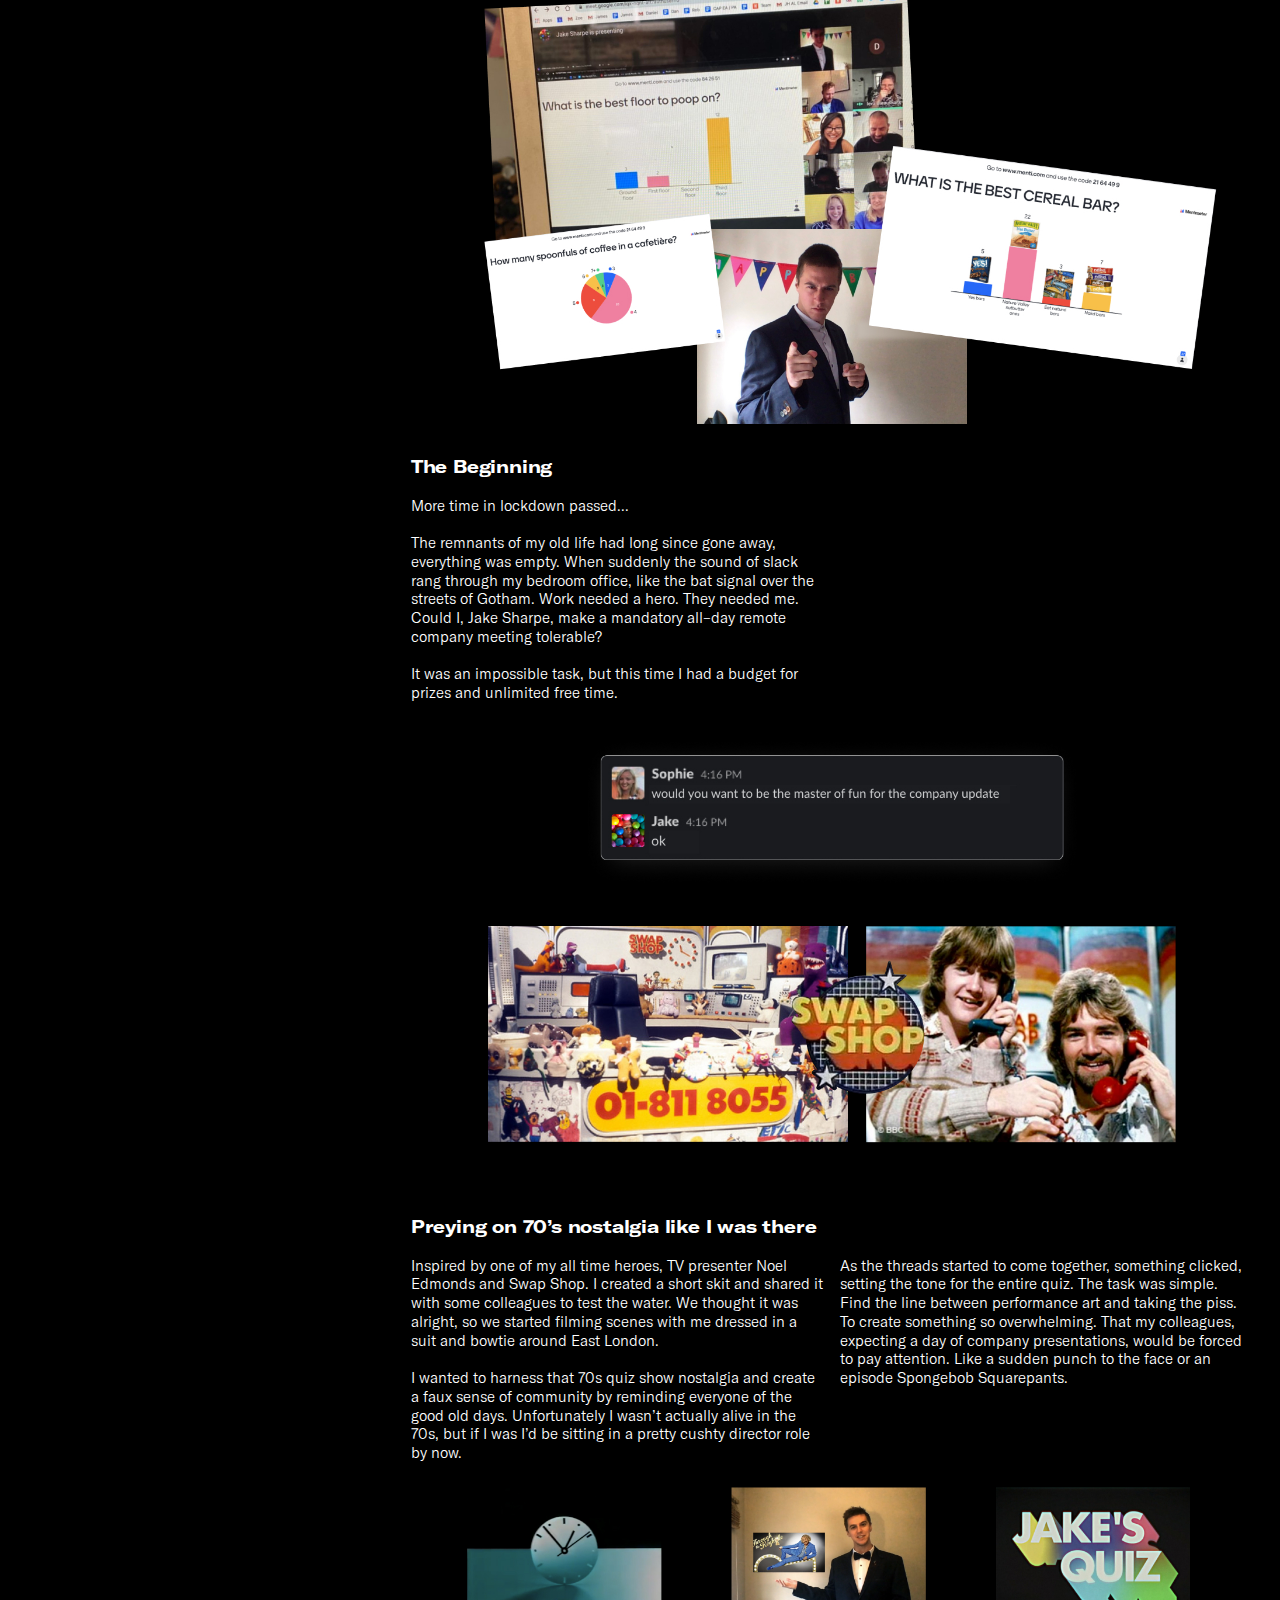
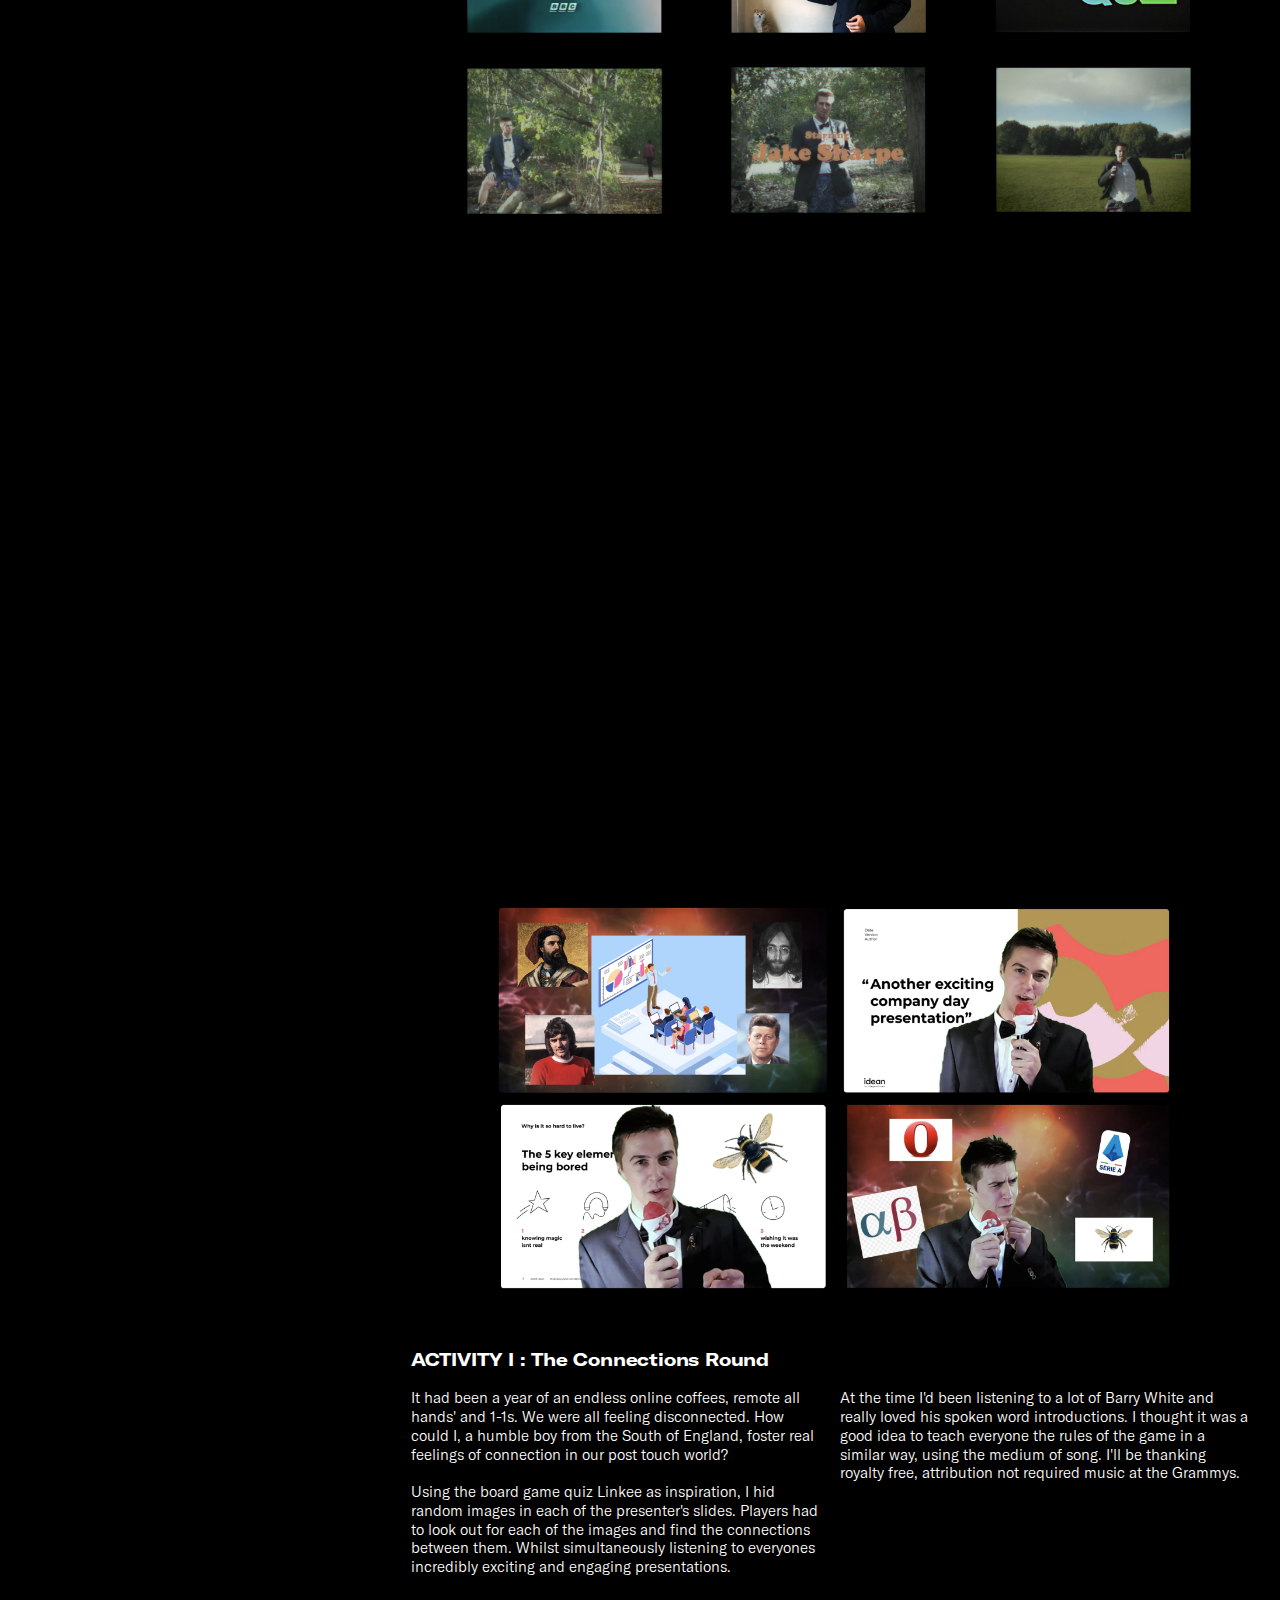
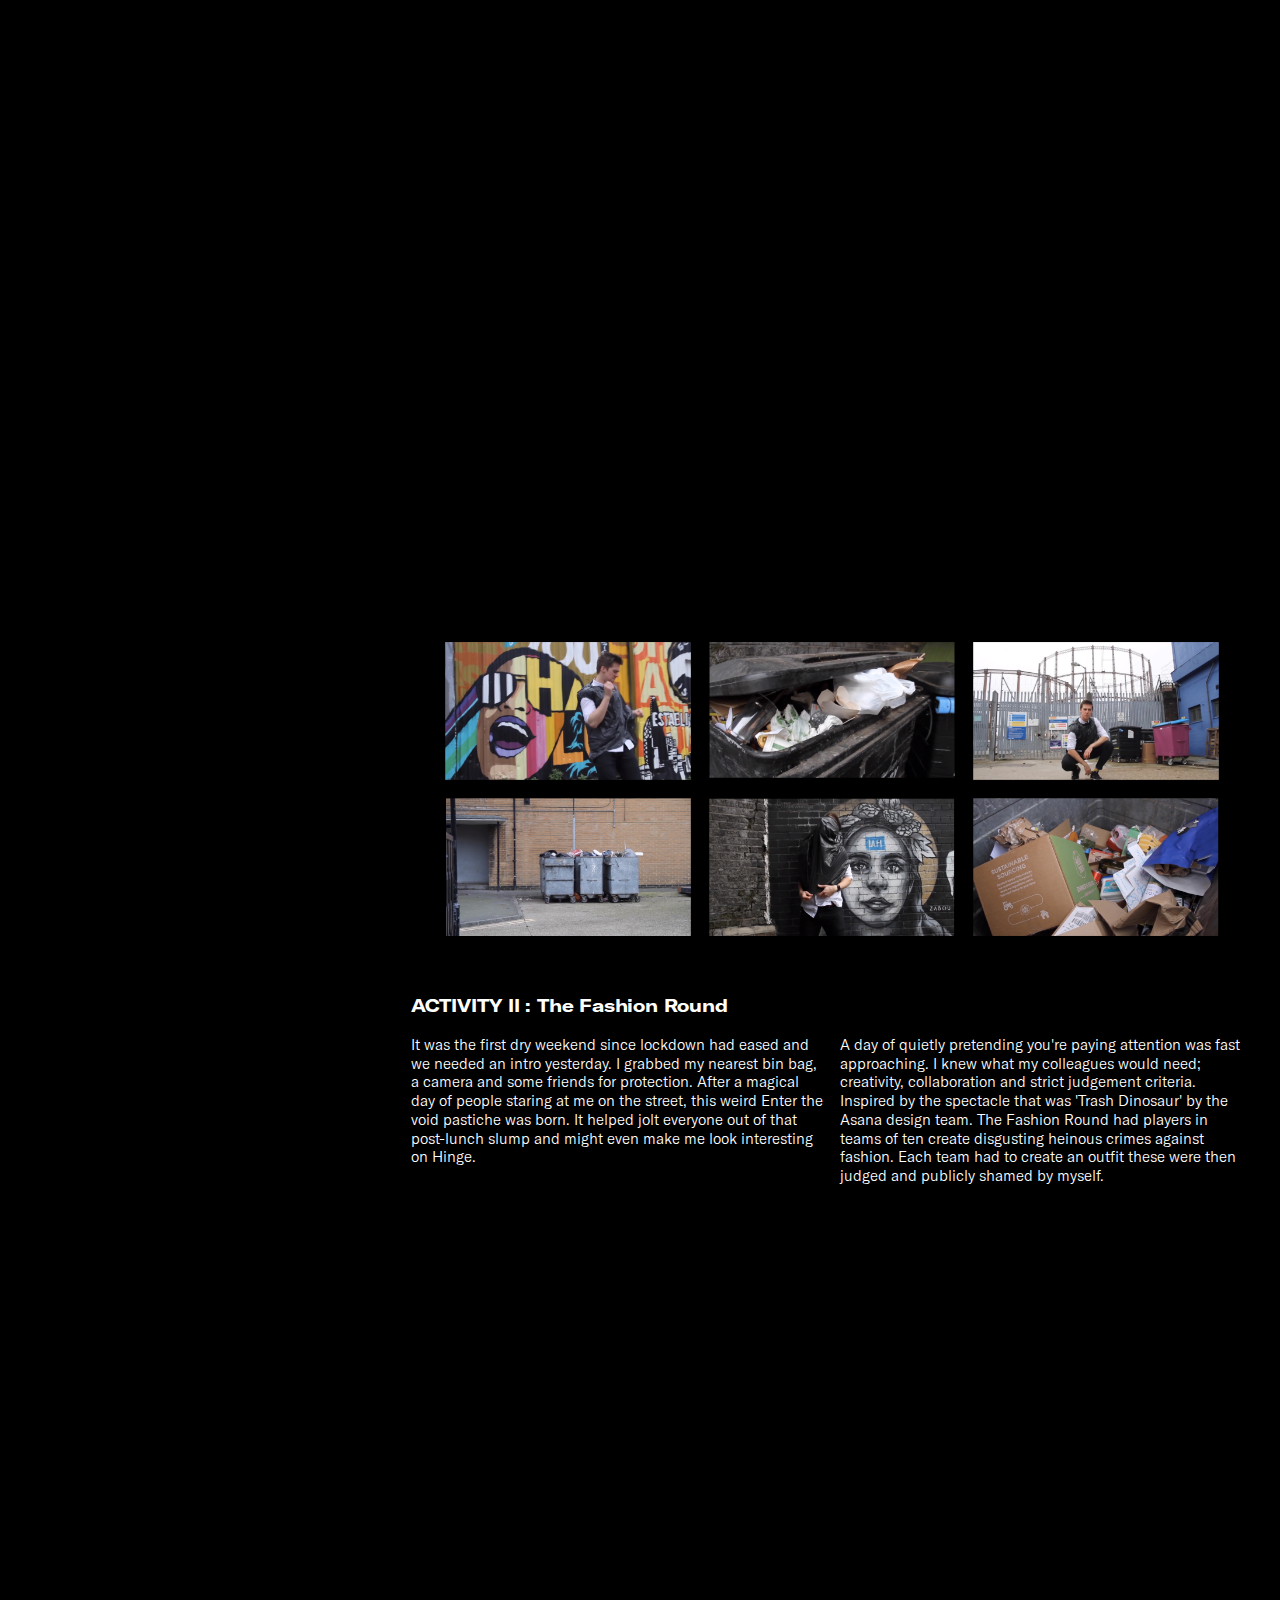
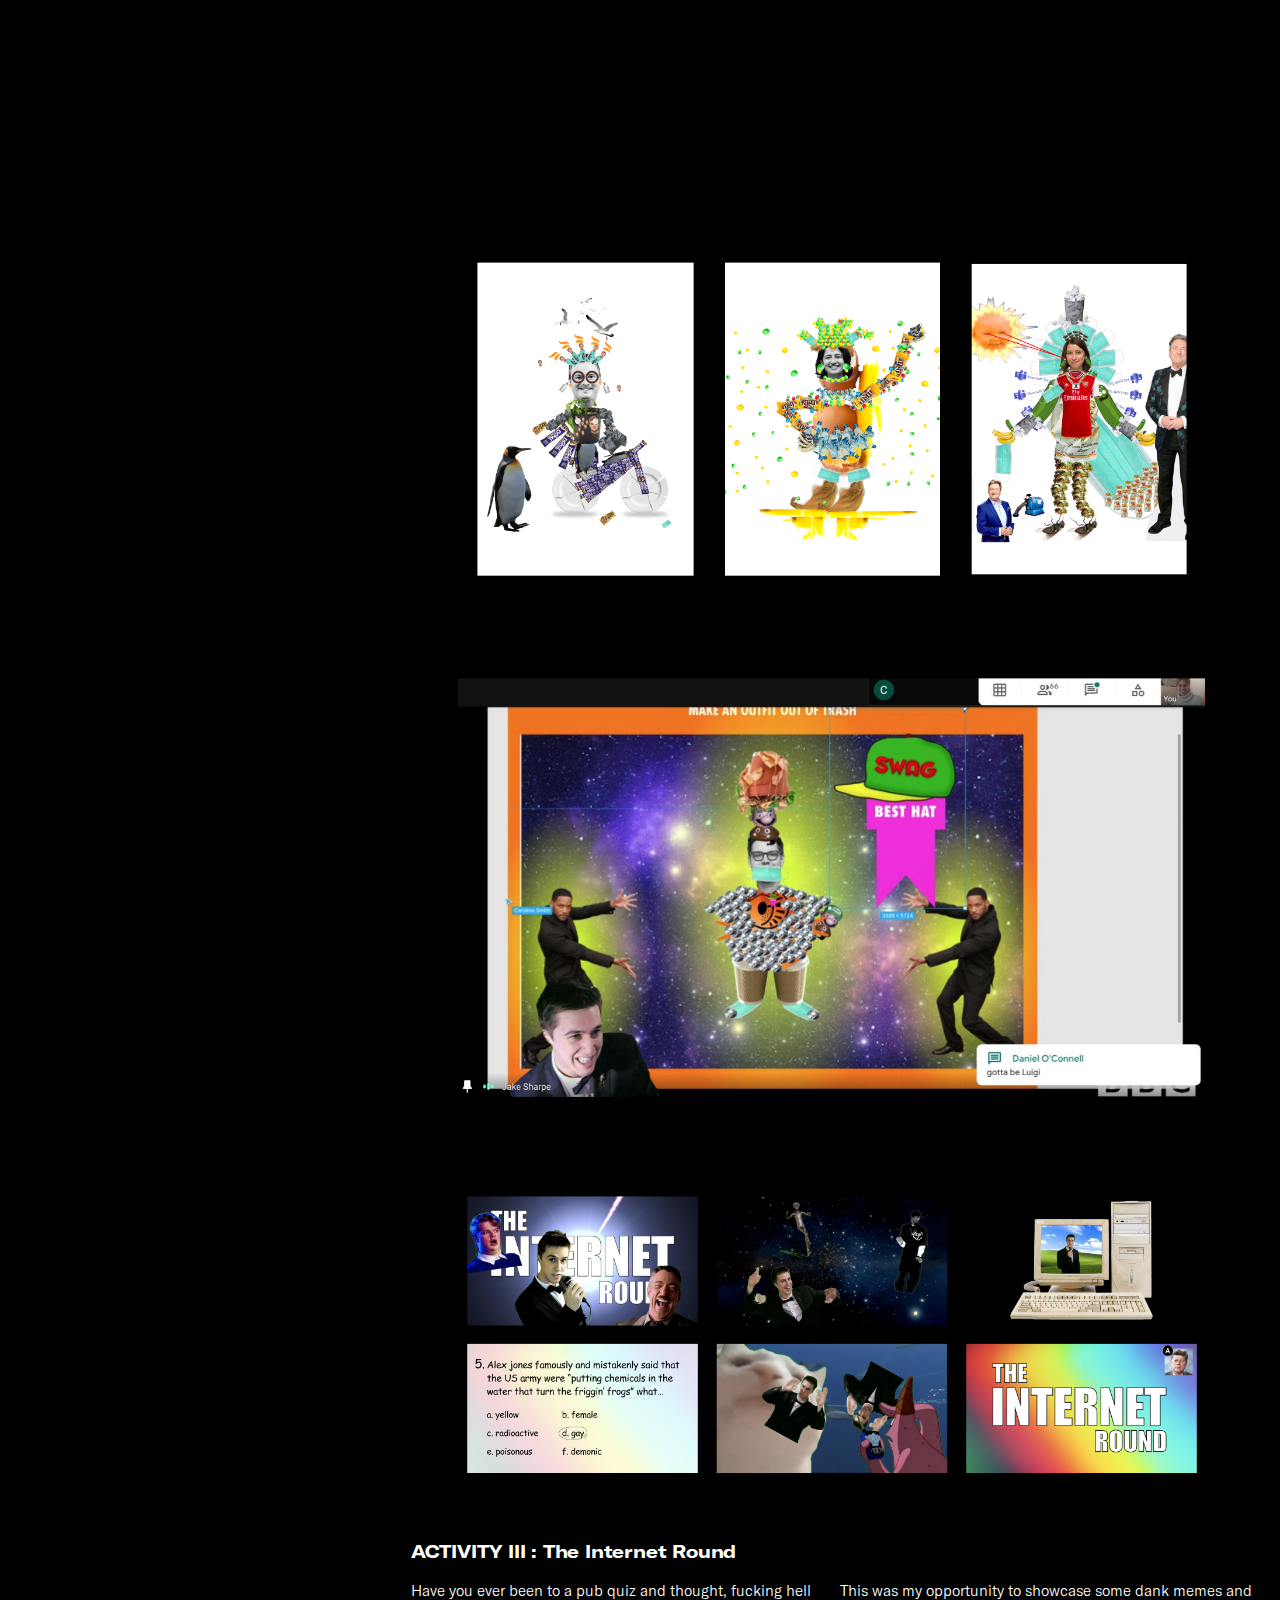
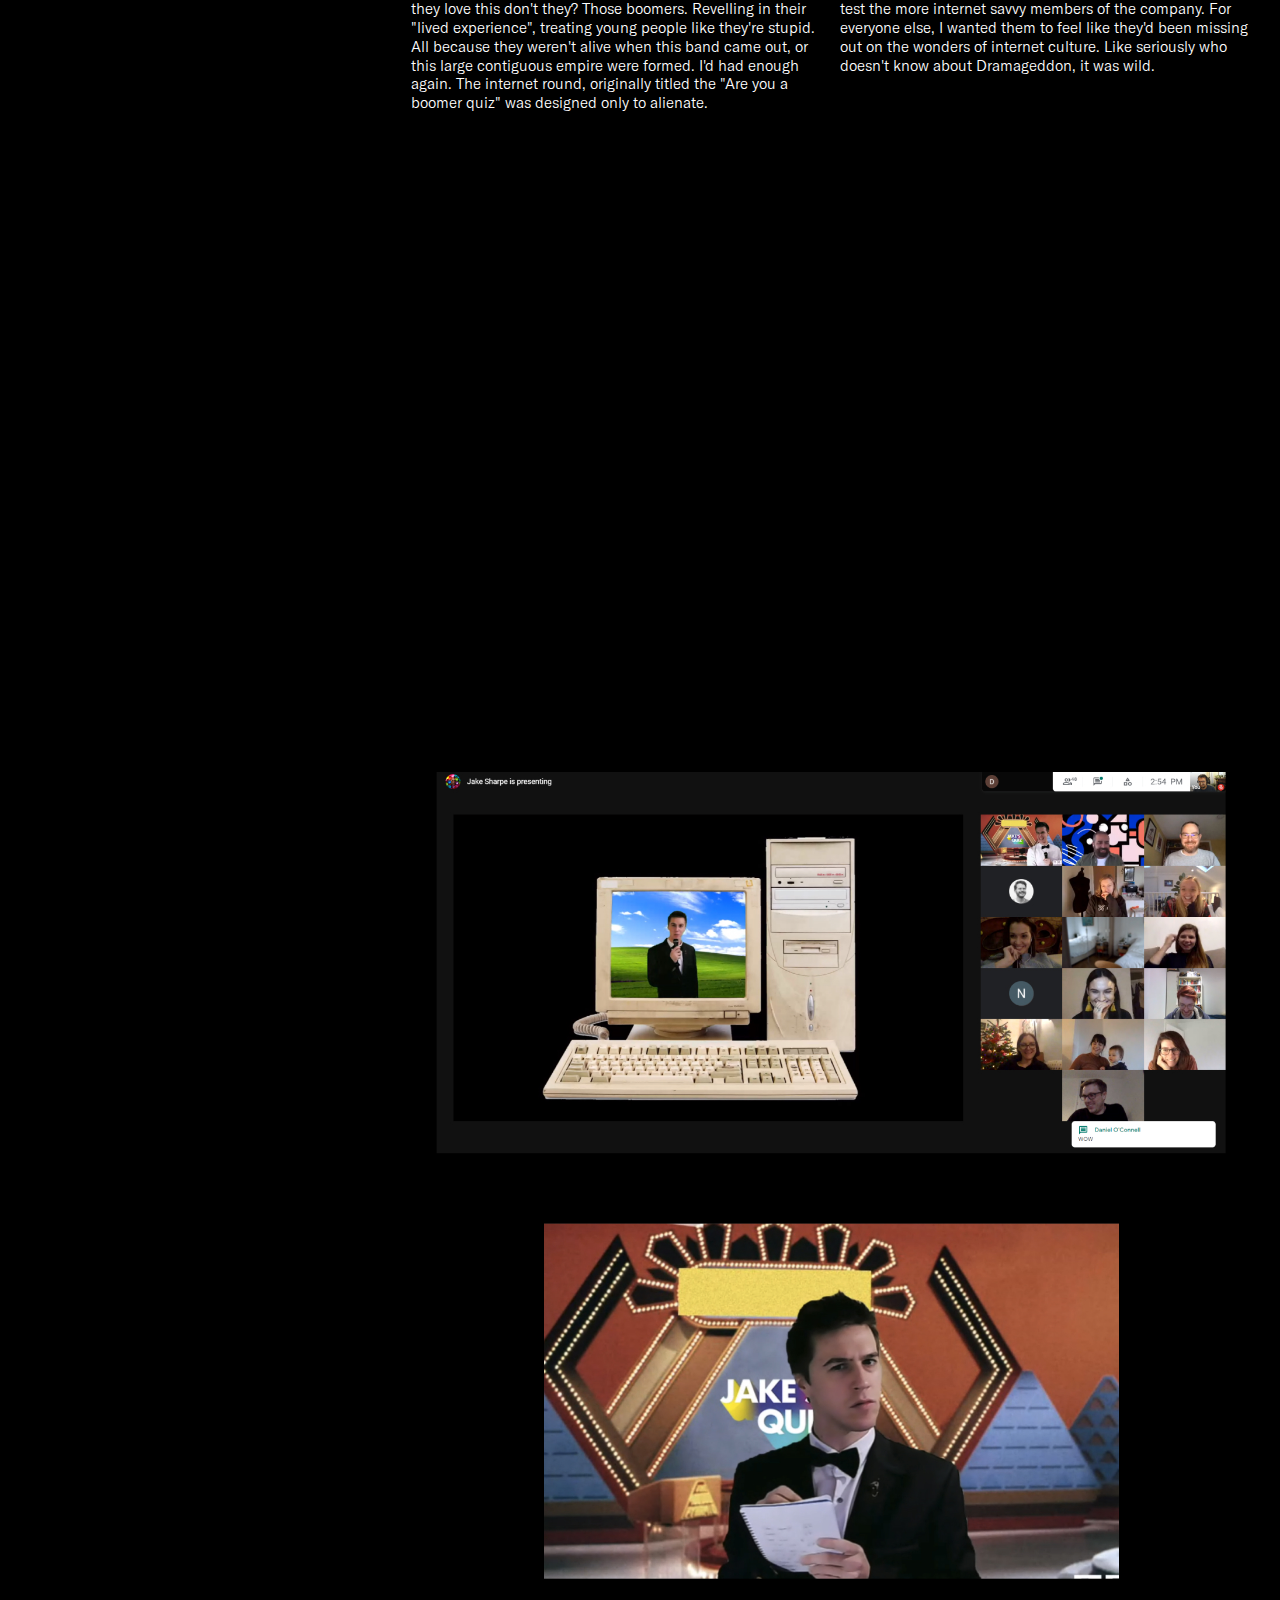
<file: jakes-quiz.html>
<!doctype html>
<html class="no-js" lang="">

<head>
  <meta charset="utf-8">
  <title>Jake's Quiz – Jake Sharpe</title>

  <link rel="apple-touch-icon-precomposed" sizes="57x57" href="favicon/apple-touch-icon-57x57.png" />
  <link rel="apple-touch-icon-precomposed" sizes="114x114" href="favicon/apple-touch-icon-114x114.png" />
  <link rel="apple-touch-icon-precomposed" sizes="72x72" href="favicon/apple-touch-icon-72x72.png" />
  <link rel="apple-touch-icon-precomposed" sizes="144x144" href="favicon/apple-touch-icon-144x144.png" />
  <link rel="apple-touch-icon-precomposed" sizes="120x120" href="favicon/apple-touch-icon-120x120.png" />
  <link rel="apple-touch-icon-precomposed" sizes="152x152" href="favicon/apple-touch-icon-152x152.png" />
  <link rel="icon" type="image/png" href="favicon/favicon-32x32.png" sizes="32x32" />
  <link rel="icon" type="image/png" href="favicon/favicon-16x16.png" sizes="16x16" />
  
  
  <meta name="description" content="Portfolio site for London based designer, Jake Sharpe.">

  <meta name="viewport" content="width=device-width, initial-scale=1">

  <link rel="manifest" href="site.webmanifest">
  <link rel="apple-touch-icon" href="icon.png">
  <!-- Place favicon.ico in the root directory -->

  <link rel="stylesheet" href="css/normalize.css">
  <link rel="stylesheet" href="css/fonts.css">
  <link rel="stylesheet" href="css/main.css">
  <link rel="stylesheet" href="css/project-style.css">
  <link rel="stylesheet" href="css/animation.css">
  

  <meta name="theme-color" content="#fafafa">
  
</head>

<body class="quiz">
  <!--[if IE]>
    <p class="browserupgrade">You are using an <strong>outdated</strong> browser. Please <a href="https://browsehappy.com/">upgrade your browser</a> to improve your experience and security.</p>
  <![endif]-->


<!-- MARQUEE BAR -->
<div class="project-banner quiz">
  <span class="marquee marquee-top">Todays rip roaring comedic entertainment was brought to you by Jake Sharpe  
  </span>
</div>


<!-- Project info  -->
<section class="project-info-wrapper">

  <div class="project-info-content">
      <nav>
        <a href="/">🡐Back </a>
      </nav>

      <div class="project-intro">
          <h1 class ="project-title">
            Jakes Quiz
          </h1>
          <p class ="" >
            The year was 2020... isolation was beginning to get to me. I channelled my pain to create an interactive remote quiz that wasn’t complete shit.<br> <br> Somehow I got employee of the month for this...</p>
      </div>

<div class="project-link-wrapper">
        <!-- <p>Get to the good stuff</p> -->
        <!-- <a href="#intro"> 
          <div class="project-link">Intro</div>
        </a> -->
         <!-- <a href="#connections"> 
          <div class="project-link">Connections Round</div>
        </a>
        <a href="#fashion"> 
          <div class="project-link">Fashion Round</div>
        </a>
        <a href="#internet"> 
          <div class="project-link">Internet Round</div>
        </a> -->
      </div> 


      <div class="project-collaborators">
        <h2> Big love to </h2>
          <a href="https://www.instagram.com/jamesgbrindley/" target="_blank">
            <p>James Brindley</p>
          </a>

          <a href="http://jamiesamman.co.uk/" target="_blank">
            <p>Jamie Samman</p>
          </a>

         <a href="https://niallsharpe.co.uk" target="_blank">
            <p>Niall Sharpe</p>
          </a>

          <a href="https://idean.com" target="_blank">
            <p>Idean</p>
          </a>
      </div>

  </div>
</section>


<!-- Projects content -->

<section class="project-content">
  
  <div class="project-hero quiz-hero">
      <h2 class="hero-title  quiz-titles">The Best Quiz of 2020</h2>
  </div>
  

  <img class="cover-img" src="img/projects/quiz/jakes-quiz-logo.jpg">

<div class="text-container">

  <h3>Prologue</h3>

    <p class="text-paragraph two-column text-left-column">
      It was three months into lockdown. Our resident company entertainer was away on holiday and my moment to shine had finally come. I was asked if i wanted to run something fun for the all office meeting...    <br>
    <br>
    I played it cool, but this was all I'd ever wanted, after months of working from home and desperately trying to pay attention in meetings. Enough was enough. This was my moment.
      <br><br>
      With a little help from Mentimeter, a survey tool for business types trying to spice up dull presentations. I created a first of it's kind quiz to remind everyone of the fun parts of work. Everyone voted and anyone in the majority of votes got points. Everyone was so engaged with my dumb surveys they forgot to keep track of their points... 
    </p>

  <p class="text-paragraph two-column text-right-column">
  

    </p>
</div>
<img class="cover-img" src="img/projects/quiz/jakes-quiz-trial.jpg">


<div class="text-container">
 
    <h3>The Beginning</h3>
  
      <p class="text-paragraph two-column text-left-column">
        More time in lockdown passed...
        <br>
        <br>
        The remnants of my old life had long since gone away, everything was empty. When suddenly the sound of slack rang through my bedroom office, like the bat signal over the streets of Gotham. Work needed a hero. They needed me. Could I, Jake Sharpe, make a mandatory all–day remote company meeting tolerable?       <br><br>
        It was an impossible task, but this time I had a budget for prizes and unlimited free time.
      <br>
      <br>
      

    </p>
  </div>
  <img id="intro" class="cover-img" src="img/projects/quiz/jakes-quiz-slack.jpg">
  <img class="cover-img" src="img/projects/quiz/jakes-quiz-swap-shop.jpg">

<div  class="text-container">
 
    <h3>Preying on 70’s nostalgia like I was there </h3>
    <p class="text-paragraph two-column text-left-column">
      Inspired by one of my all time heroes, TV presenter Noel Edmonds and Swap Shop. I created a short skit and shared it with some colleagues to test the water. We thought it was alright, so we started filming scenes with me dressed in a suit and bowtie around East London.    <br>
    <br>  
    I wanted to harness that 70s quiz show nostalgia and create a faux sense of community by reminding everyone of the good old days. Unfortunately I wasn’t actually alive in the 70s, but if I was I’d be sitting in a pretty cushty director role by now.    <br>
    
  
    </p>
    <p class="text-paragraph two-column text-right-column">
      As the threads started to come together, something clicked, setting the tone for the entire quiz. The task was simple. Find the line between performance art and taking the piss. To create something so overwhelming. That my colleagues, expecting a day of company presentations, would be forced to pay attention. Like a sudden punch to the face or an episode Spongebob Squarepants.    <br>
    
    </p>
    <br>  
</div>

<img class="cover-img" src="img/projects/quiz/jakes-quiz-jake-sharpe2.jpg">

<div class="video-container">
<iframe  src="https://player.vimeo.com/video/481144676" width="640" height="360" frameborder="0" allow="autoplay; fullscreen; picture-in-picture" allowfullscreen></iframe>
</div>   


<img id="connections" class="cover-img" src="img/projects/quiz/jakes-quiz-jake-sharpe3.jpg">

<div class="text-container">
 
  <h3>ACTIVITY I : The Connections Round</h3>
  <p class="text-paragraph two-column text-left-column">
    It had been a year of an endless online coffees, remote all hands' and 1-1s. We were all feeling disconnected. How could I, a humble boy from the South of England, foster real feelings of connection in our post touch world?    
  <br> <br> Using the board game quiz Linkee as inspiration, I hid random images in each of the presenter's slides. Players had to look out for each of the images and find the connections between them. Whilst simultaneously listening to everyones incredibly exciting and engaging presentations. 
  </p>
  <p class="text-paragraph two-column text-right-column">
    At the time I'd been listening to a lot of Barry White and really loved his spoken word introductions. I thought it was a good idea to teach everyone the rules of the game in a similar way, using the medium of song. I'll be thanking royalty free, attribution not required music at the Grammys.  </p>
  <br>  
</div>

<div class="video-container">
  <iframe  src="https://player.vimeo.com/video/482646668" width="640" height="360" frameborder="0" allow="autoplay; fullscreen; picture-in-picture" allowfullscreen></iframe>
</div>   

<img id="fashion" class="cover-img" src="img/projects/quiz/jakes-quiz-trash-fashion2.jpg">

<div  class="text-container">
 
    <h3>ACTIVITY II : The Fashion Round</h3>
    <p class="text-paragraph two-column text-left-column">
      It was the first dry weekend since lockdown had eased and we needed an intro yesterday. I grabbed my nearest bin bag, a camera and some friends for protection. After a magical day of people staring at me on the street, this weird Enter the void pastiche was born. It helped jolt everyone out of that post-lunch slump and might even make me look interesting on Hinge.
      <br>

  
    </p>
    <p class="text-paragraph two-column text-right-column">
      A day of quietly pretending you're paying attention was fast approaching. I knew what my colleagues would need; creativity, collaboration and strict judgement criteria. Inspired by the spectacle that was <a href="https://twitter.com/figmadesign/status/1144347002643341312?lang=en">'Trash Dinosaur'</a> by the Asana design team.  The Fashion Round had players in teams of ten create disgusting heinous crimes against fashion. Each team had to create an outfit these were then judged and publicly shamed by myself.</p>
    <br>  
  </div>

  <div class="video-container">
    <iframe  src="https://player.vimeo.com/video/485180036" width="640" height="360" frameborder="0" allow="autoplay; fullscreen; picture-in-picture" allowfullscreen></iframe>
    </div>   

  <img id="fashion" class="cover-img" src="img/projects/quiz/jakes-quiz-trash-dinosaur.jpg">
  <img id="fashion" class="cover-img" src="img/projects/quiz/jakes-quiz-trash-fashion.jpg">


   <img id="internet" class="cover-img" src="img/projects/quiz/jakes-quiz-the-internet.jpg">
<div  class="text-container">

 
      <h3>ACTIVITY III : The Internet Round </h3>
      <p class="text-paragraph two-column text-left-column">
        Have you ever been to a pub quiz and thought, fucking hell they love this don't they? Those boomers. Revelling in their "lived experience", treating young people like they're stupid. All because they weren't alive when this band came out, or this large contiguous empire were formed. I'd had enough again. The internet round, originally titled the "Are you a boomer quiz" was designed only to alienate.   
      </p>
      <p class="text-paragraph two-column text-right-column">
        This was my opportunity to showcase some dank memes and test the more internet savvy members of the company. For everyone else, I wanted them to feel like they'd been missing out on the wonders of internet culture. Like seriously who doesn't know about Dramageddon, it was wild.       <br>  
    </div>
    
    <div class="video-container">
      <iframe  src="https://player.vimeo.com/video/480239739" width="640" height="360" frameborder="0" allow="autoplay; fullscreen; picture-in-picture" allowfullscreen></iframe>
    </div>   
    
<img class="cover-img" src="img/projects/quiz/jakes-quiz-internet-quiz.jpg">

<!-- <h3>Epilogue </h3>
<p class="text-paragraph two-column text-left-column">
Critical reception was fantastic and I genuinely enjoy everyones reactions and levels of participation
</p>
<p class="text-paragraph two-column text-right-column">
  This was my opportunity to showcase some dank memes and test the more internet savvy members of the company. For everyone else, I wanted them to feel like they'd been missing out on the wonders of internet culture. Like seriously who doesn't know about Dramageddon, it was wild.       <br>  
</div> -->

<img class="cover-img" src="img/projects/quiz/jakes-quiz-jake-sharpe.jpg">

</section>



 

<!-- Marquee Loop -->
  <script type="text/javascript" src="js/case-study.js"></script>

<!-- Analytics -->
  <script>
    window.ga = function () { ga.q.push(arguments) }; ga.q = []; ga.l = +new Date;
    ga('create', 'UA-21573491-2', 'auto'); ga('set','transport','beacon'); ga('send', 'pageview')
  </script>
  <script src="https://www.google-analytics.com/analytics.js" async defer></script>

</body>

</html>
</file>
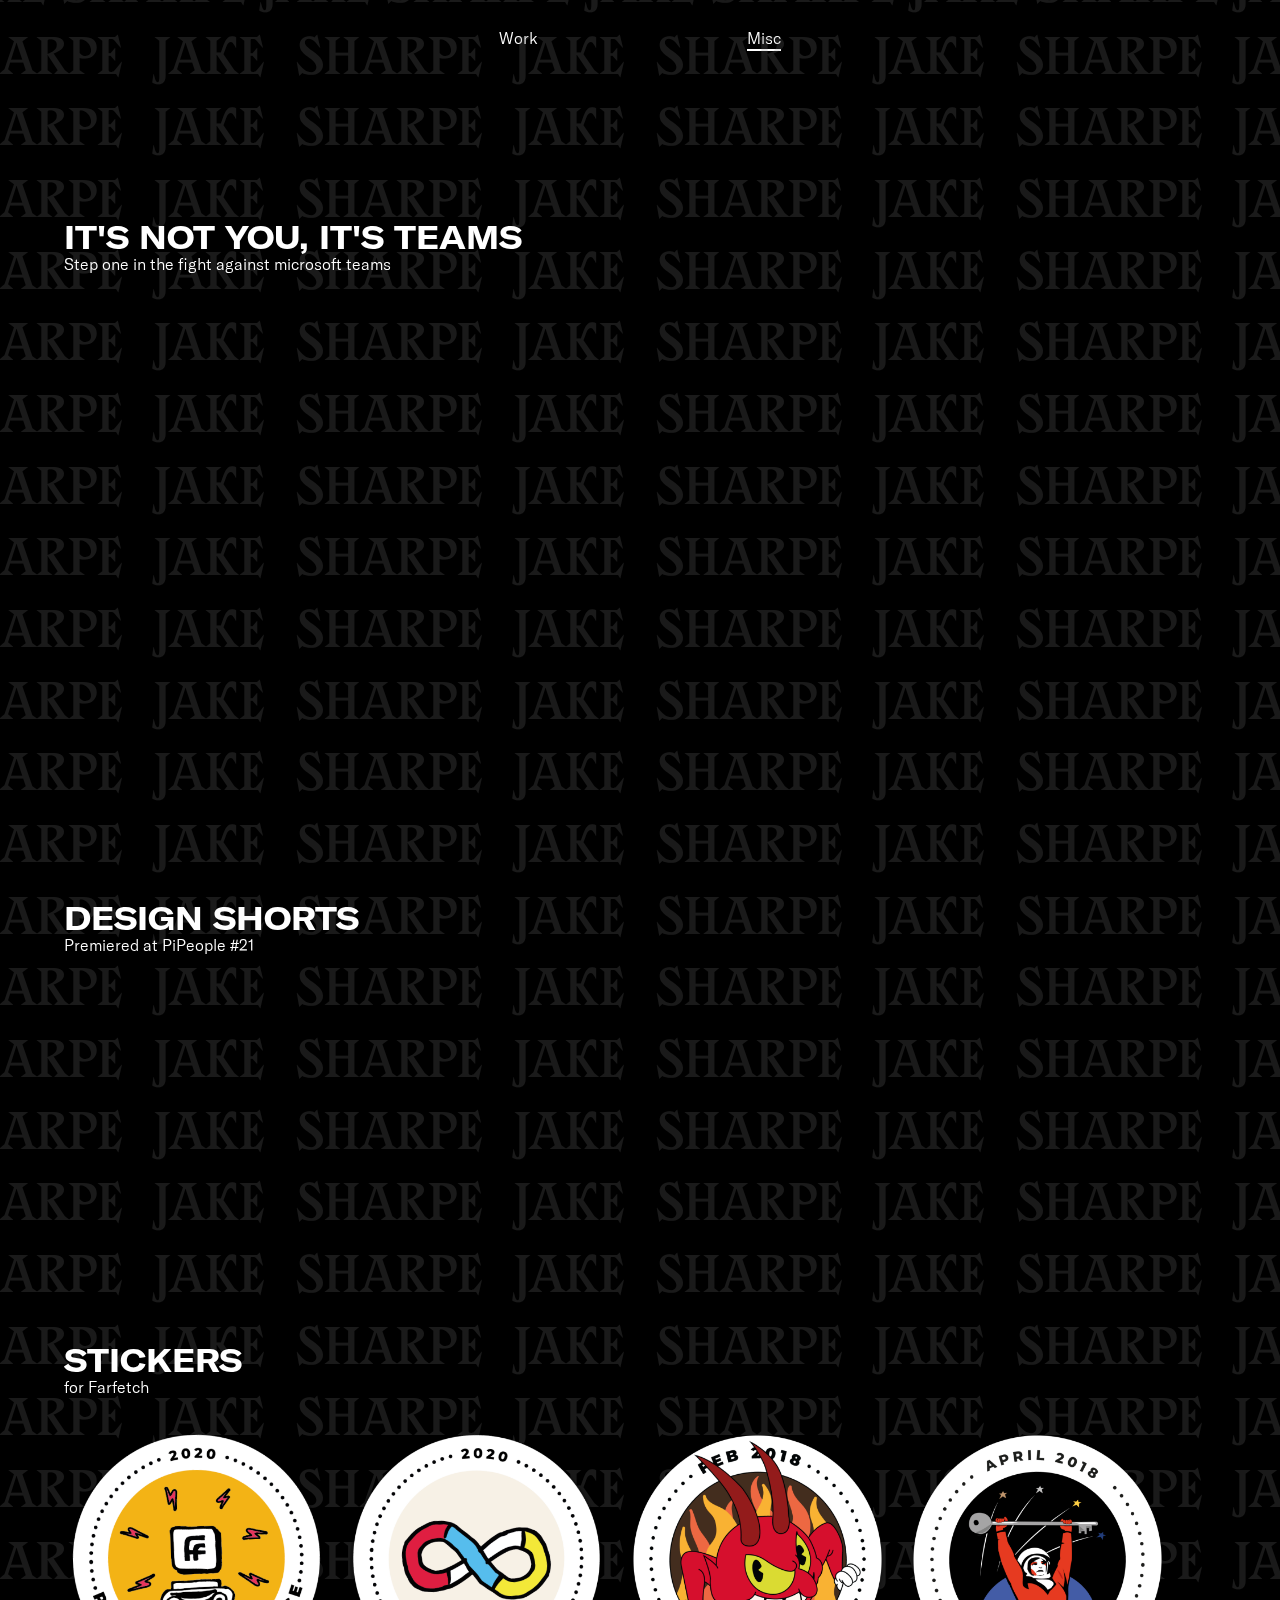
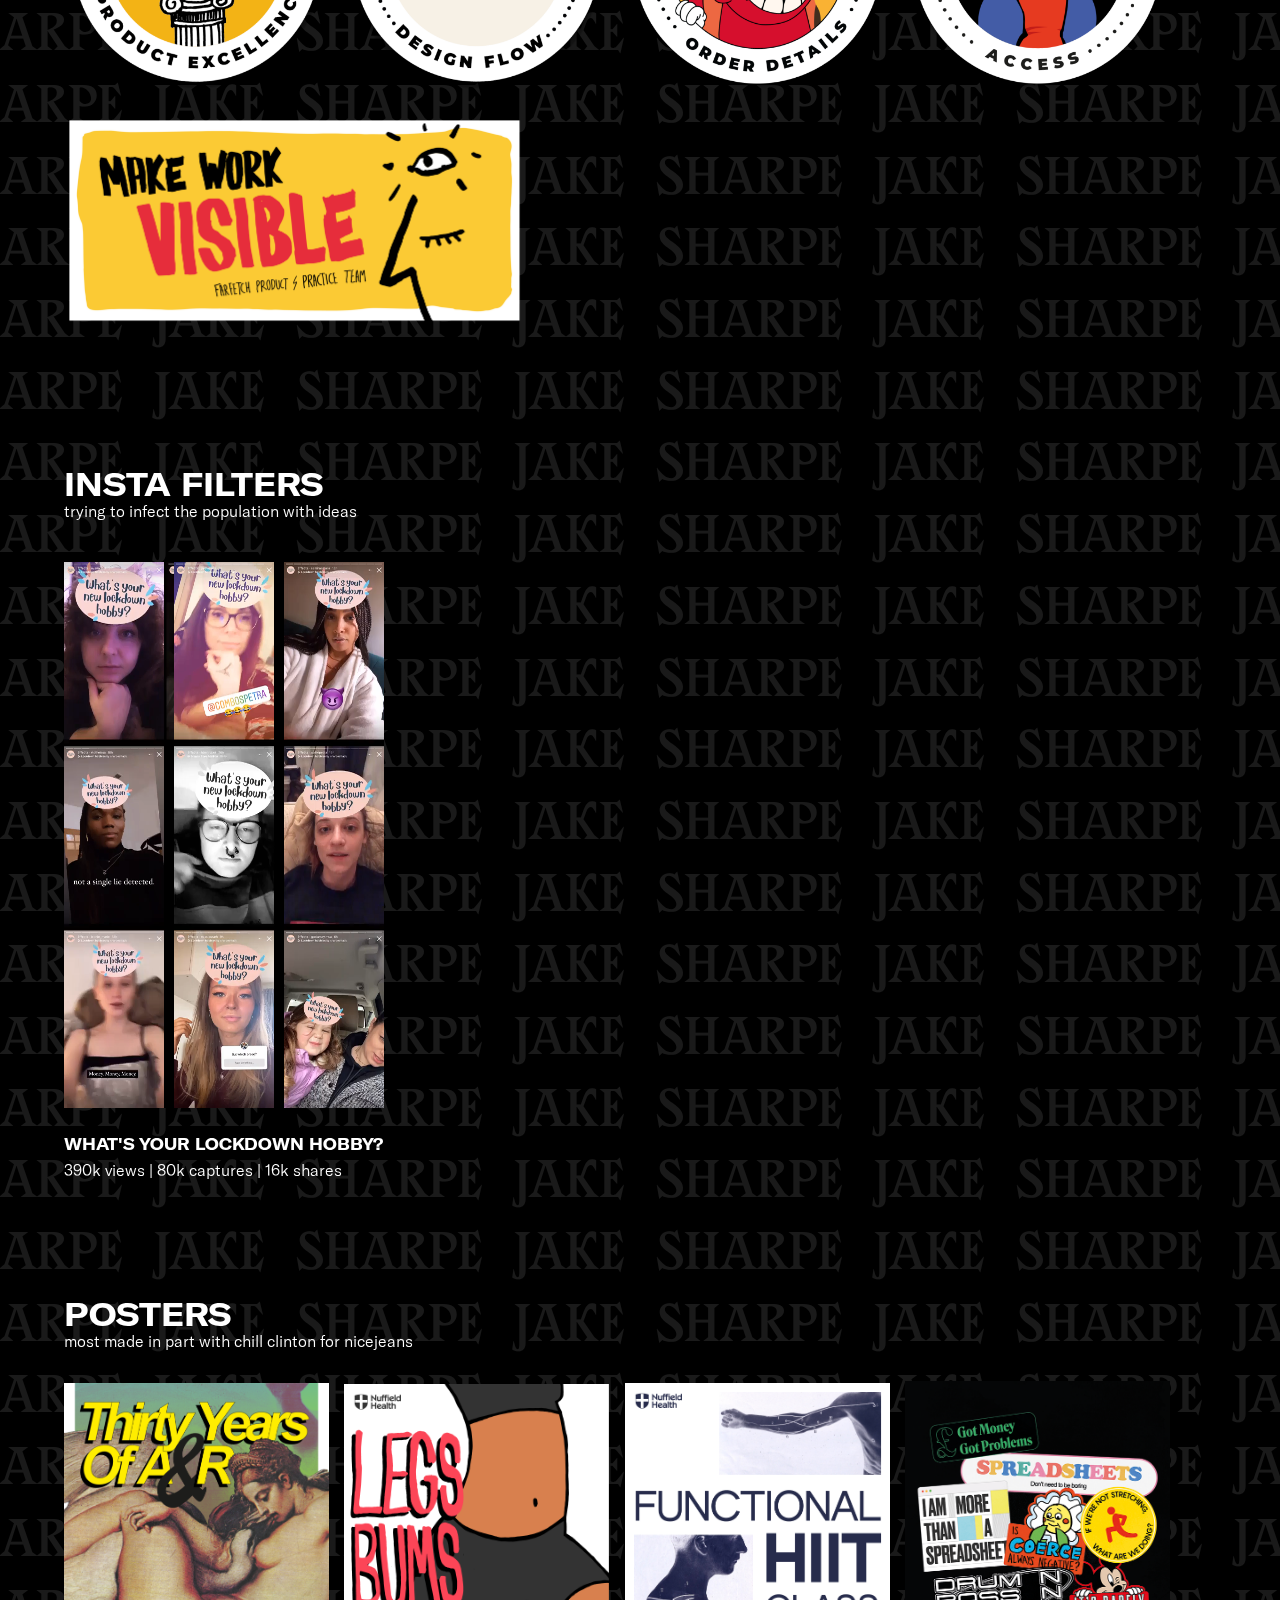
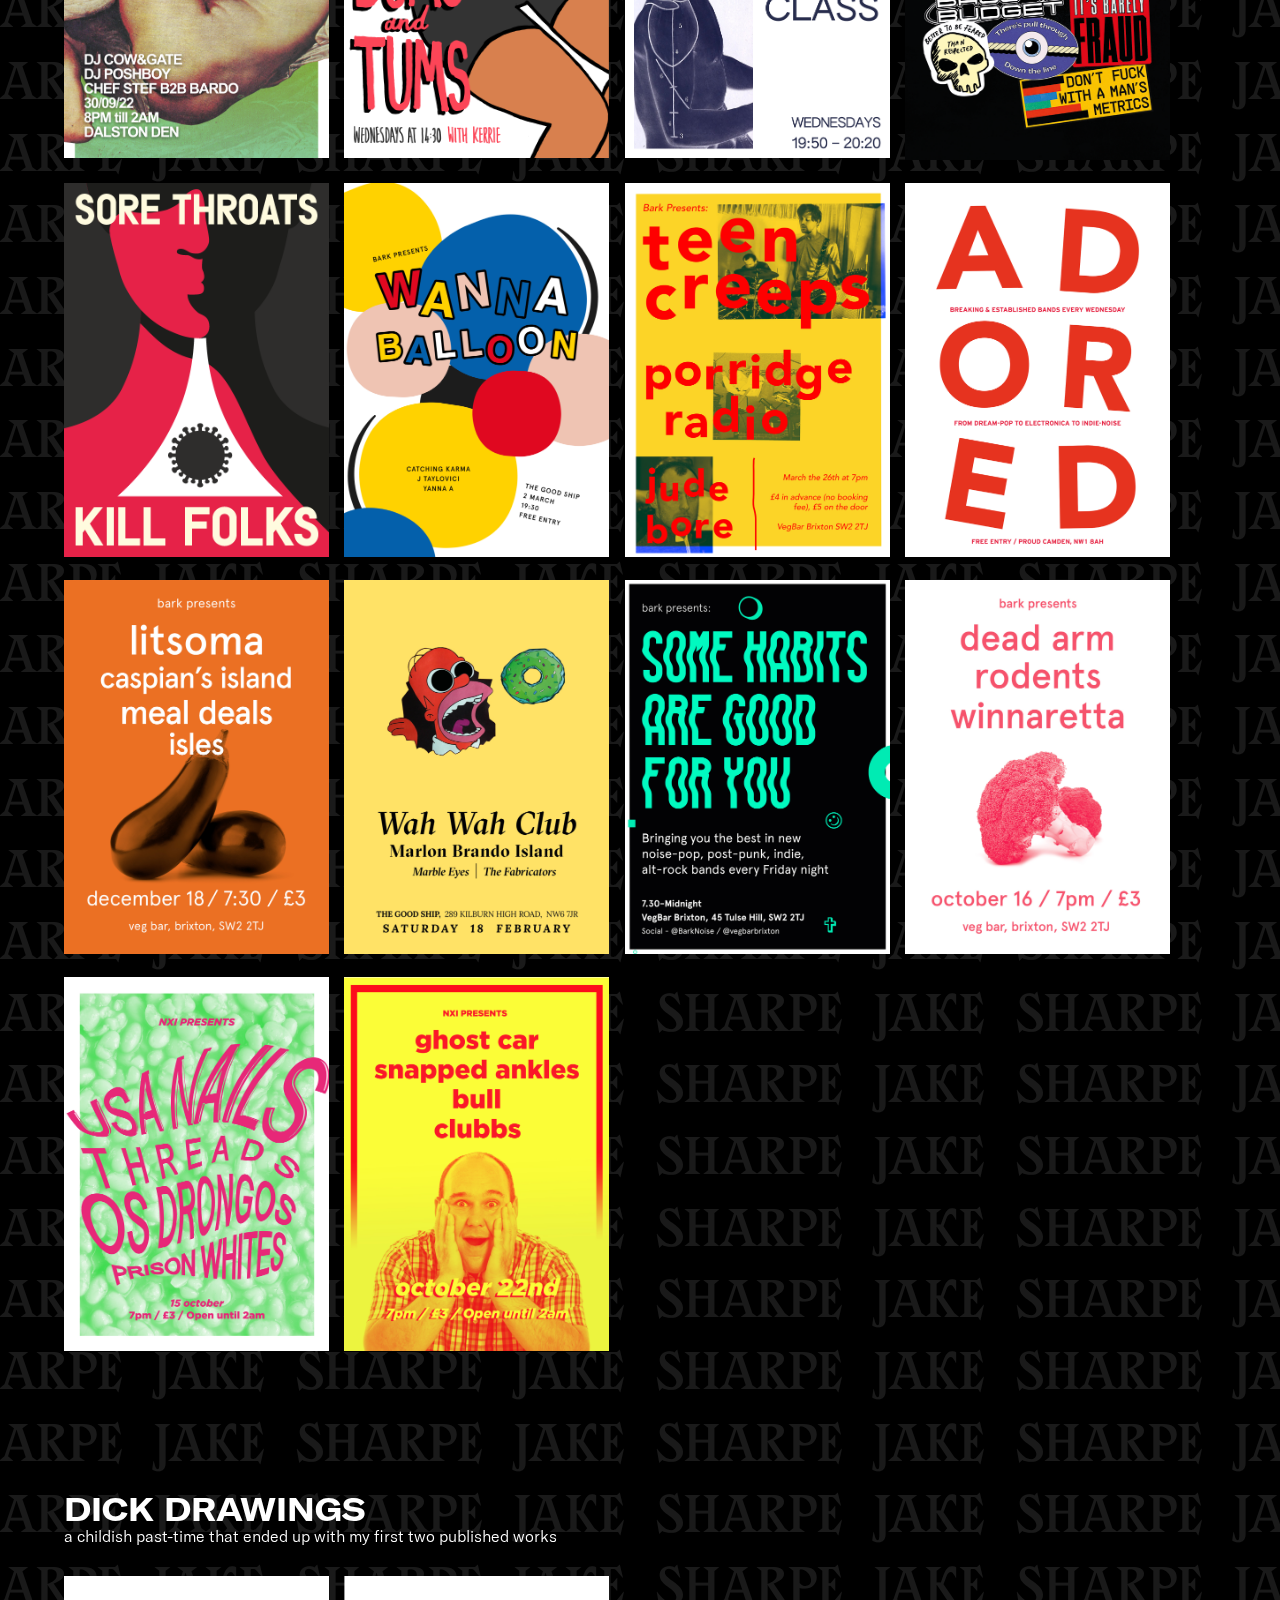
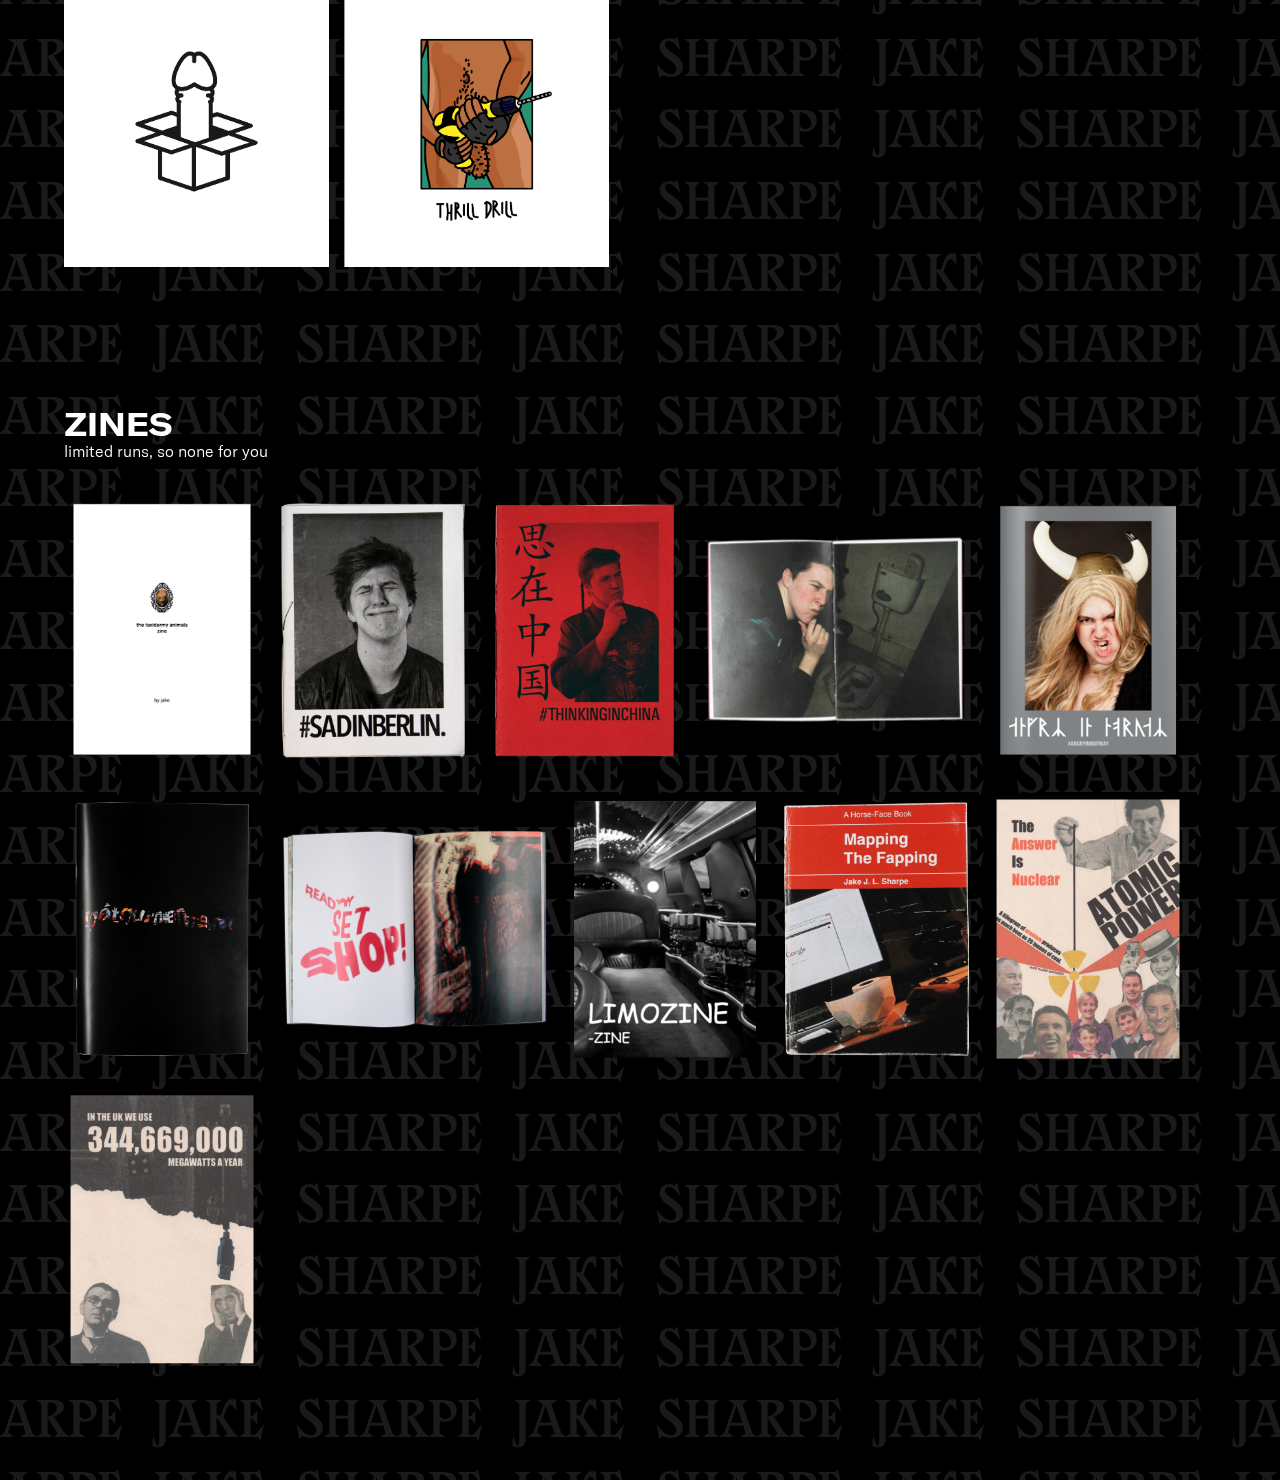
<file: misc.html>
<!doctype html>
<html class="no-js" lang="">

<head>
  <meta charset="utf-8">
  <title>Jake Sharpe – ?!MISC!?</title>

  <link rel="apple-touch-icon-precomposed" sizes="57x57" href="favicon/apple-touch-icon-57x57.png" />
  <link rel="apple-touch-icon-precomposed" sizes="114x114" href="favicon/apple-touch-icon-114x114.png" />
  <link rel="apple-touch-icon-precomposed" sizes="72x72" href="favicon/apple-touch-icon-72x72.png" />
  <link rel="apple-touch-icon-precomposed" sizes="144x144" href="favicon/apple-touch-icon-144x144.png" />
  <link rel="apple-touch-icon-precomposed" sizes="120x120" href="favicon/apple-touch-icon-120x120.png" />
  <link rel="apple-touch-icon-precomposed" sizes="152x152" href="favicon/apple-touch-icon-152x152.png" />
  <link rel="icon" type="image/png" href="favicon/favicon-32x32.png" sizes="32x32" />
  <link rel="icon" type="image/png" href="favicon/favicon-16x16.png" sizes="16x16" />
  
  
  <meta name="description" content="Portfolio site for London based designer, Jake Sharpe.">

  <meta name="viewport" content="width=device-width, initial-scale=1">

  <link rel="manifest" href="site.webmanifest">
  <link rel="apple-touch-icon" href="icon.png">
  <!-- Place favicon.ico in the root directory -->

  <link rel="stylesheet" href="css/normalize.css">
  <link rel="stylesheet" href="css/fonts.css">
  <link rel="stylesheet" href="css/main.css">
  <link rel="stylesheet" href="css/misc-style.css">
  <link rel="stylesheet" href="css/animation.css">
  

  <meta name="theme-color" content="#fafafa">
</head>

<body>
  <!--[if IE]>
    <p class="browserupgrade">You are using an <strong>outdated</strong> browser. Please <a href="https://browsehappy.com/">upgrade your browser</a> to improve your experience and security.</p>
  <![endif]-->

  <!-- Add your site or application content here -->


<div id="misc-bg" class="misc-bg">
<p id="bg-text" class="bg-text blend-mode"> 
  Jake Sharpe
</p>
</div>


<nav class="blend-mode">
    <ul class="navigation">
  
      <li><a class="" href="index.html">
        <span class="blend-mode">Work</span>
      </a></li>

      <!-- <li><a class=""  href="work.html">
        <span class="blend-mode">About</span>
      </a></li> -->
  
     <li><a class="active"  href="misc.html">
        <span class="blend-mode">Misc</span>
      </a></li> 
    </ul>
  </nav>


  




<section class="misc-section misc-hero">

    <div class="misc-title ">
      <h2 class="">
        It's Not You, It's Teams
  
      </h2>
      <p>
        Step one in the fight against microsoft teams</a>
      </p>
    </div>
    
    <div class="misc-content">
        <iframe class="youtube-embed youtube-hero" src="https://www.youtube.com/embed/DlFW9iu9hr4" title="YouTube video player" frameborder="0" allow="accelerometer; autoplay; clipboard-write; encrypted-media; gyroscope; picture-in-picture" allowfullscreen></iframe>
    </div>
  
</section>


<section class="misc-section">

    <div class="misc-title ">
      <h2 class="">
        Design Shorts
      </h2>
      <p>
        Premiered at <a href="https://youtu.be/0-p8bCbDjKo?t=366">PiPeople #21</a>
      </p>
    </div>
    
    <div class="misc-content">
      <iframe class="youtube-embed" src="https://www.youtube.com/embed/vGeEWxoKcKc" title="YouTube video player" frameborder="0" allow="accelerometer; autoplay; clipboard-write; encrypted-media; gyroscope; picture-in-picture" allowfullscreen></iframe>
    
      <iframe class="youtube-embed" src="https://www.youtube.com/embed/SBRqIk4LKNo" title="YouTube video player" frameborder="0" allow="accelerometer; autoplay; clipboard-write; encrypted-media; gyroscope; picture-in-picture" allowfullscreen></iframe>
    
      <iframe class="youtube-embed" src="https://www.youtube.com/embed/Ne2tQi85i9I" title="YouTube video player" frameborder="0" allow="accelerometer; autoplay; clipboard-write; encrypted-media; gyroscope; picture-in-picture" allowfullscreen></iframe>
    </div>
  
    </section>


<section class="misc-section">

<div class="misc-title ">
  <h2 class="">
    STICKERS
  </h2>
  <p>
    for Farfetch
  </p>
</div>

<div class="misc-content ">
  <img class="" src="img/misc/product-excellence.png">
  <img class="" src="img/misc/design-flow.png">
  <img class="" src="img/misc/order-details.png">
  <img class=""src="img/misc/access.png">
  <a href="https://blog.usejournal.com/https-medium-com-kuldeepsalhan-making-work-visible-at-farfetch-476ddfcf10a9" target="_blank">
  <img class="large" src="img/misc/make-work-visible.png"></a>
</div>

</section>


<section class="misc-section ">

  <div class="misc-title ">
    <h2 class="">
      Insta Filters
    </h2>
    <p>
      trying to infect the population with ideas
    </p>
  </div>     

    <div class="misc-container">

      <div class="child">
        <video class="misc-video" src="img/misc/insta-filter-hobbies.mp4" loop autoplay muted playsinline>  </video>
          <div class="misc-tagline">
            <h3>What's your Lockdown Hobby?</h3> 
            <p class=""> 
              390k views | 80k captures | 16k shares
            </p>
          </div>
      </div>
      
      <!-- <div class="child">
        <video class="misc-video" src="img/misc/insta-filter-hobbies.mp4" loop autoplay muted playsinline>  </video>
          <div class="misc-tagline">
            <h3>What's your Lockdown Hobby?</h3> 
            <p class=""> 
              390k Views | 80k Captures | 16k Shares
            </p>
          </div>
      </div> -->





     
    </div>



</div>
  </section>



<section class="misc-section"> 
  <div class="misc-title ">
    <h2 class="">
      Posters
    </h2>
    <p>
      most made in part with chill clinton for nicejeans
    </p>
  </div>
  

  <div class="misc-content posters">
    <img class="" src="img/misc/aandr-party.png">
    <img class="" src="img/misc/legsbumstums.png">
    <img class="" src="img/misc/hiit.png">
    <img class="" src="img/misc/dan-t-goodbye.png">
    <img class="" src="img/misc/covid19.png">
    <img class="" src="img/misc/wanna-balloon.png">
    <img class="" src="img/misc/teen-creeps.png">
    <img class="" src="img/misc/adored.png">
    <img class="" src="img/misc/litsoma.png">  
    <img class="" src="img/misc/wah-wah-club.png">
    <img class="" src="img/misc/some-habits.png">
    <img class="" src="img/misc/deadarm.png">
    <img class="" src="img/misc/usa-nails.png">
    <img class="" src="img/misc/ghostcar.png">


</div>

  </section>


  
<section class="misc-section ">

  <div class="misc-title ">
    <h2 class="">
      Dick drawings
    </h2>
    <p>
      a childish past-time that ended up with my first two published works
    </p>
  </div>
  <div class="misc-content ">
    <img class="" src="img/misc/drop-cox.png">
    <img class="" src="img/misc/thrill-drill.png">
  </div>
  </section>



  <section class="misc-section"> 
    <div class="misc-title ">
      <h2 class="">
        Zines
      </h2>
      <p>
        limited runs, so none for you
      </p>
    </div>
    
    <div class="misc-content zine">
  
      
        <img class="" src="img/misc/taxidermy.png">

    
        <img class="" src="img/misc/sad-in-berlin.png">

    
        <img class="" src="img/misc/thinking-in-china.png">

          <img class="alt" src="img/misc/thinking-in-china1.png">

          
            <img class="" src="img/misc/angry-in-norway.png">

            <img class="" src="img/misc/detournement.png">
            <img class="alt" src="img/misc/detournement2.png">

            <img class="" src="img/misc/limozine-zine.png">
          
              
                <img class="" src="img/misc/mapping-the-fapping.png">

              
                <img class="" src="img/misc/u238.png">

                
                  <img class="" src="img/misc/u2382.png">
                
        
    </div>
    </section>
  


<!-- Marquee Loop -->
  <script type="text/javascript" src="js/misc.js"></script>
<!-- Analytics -->
  <script>
    window.ga = function () { ga.q.push(arguments) }; ga.q = []; ga.l = +new Date;
    ga('create', 'UA-21573491-2', 'auto'); ga('set','transport','beacon'); ga('send', 'pageview')
  </script>
  <script src="https://www.google-analytics.com/analytics.js" async defer></script>

</body>

</html>
</file>
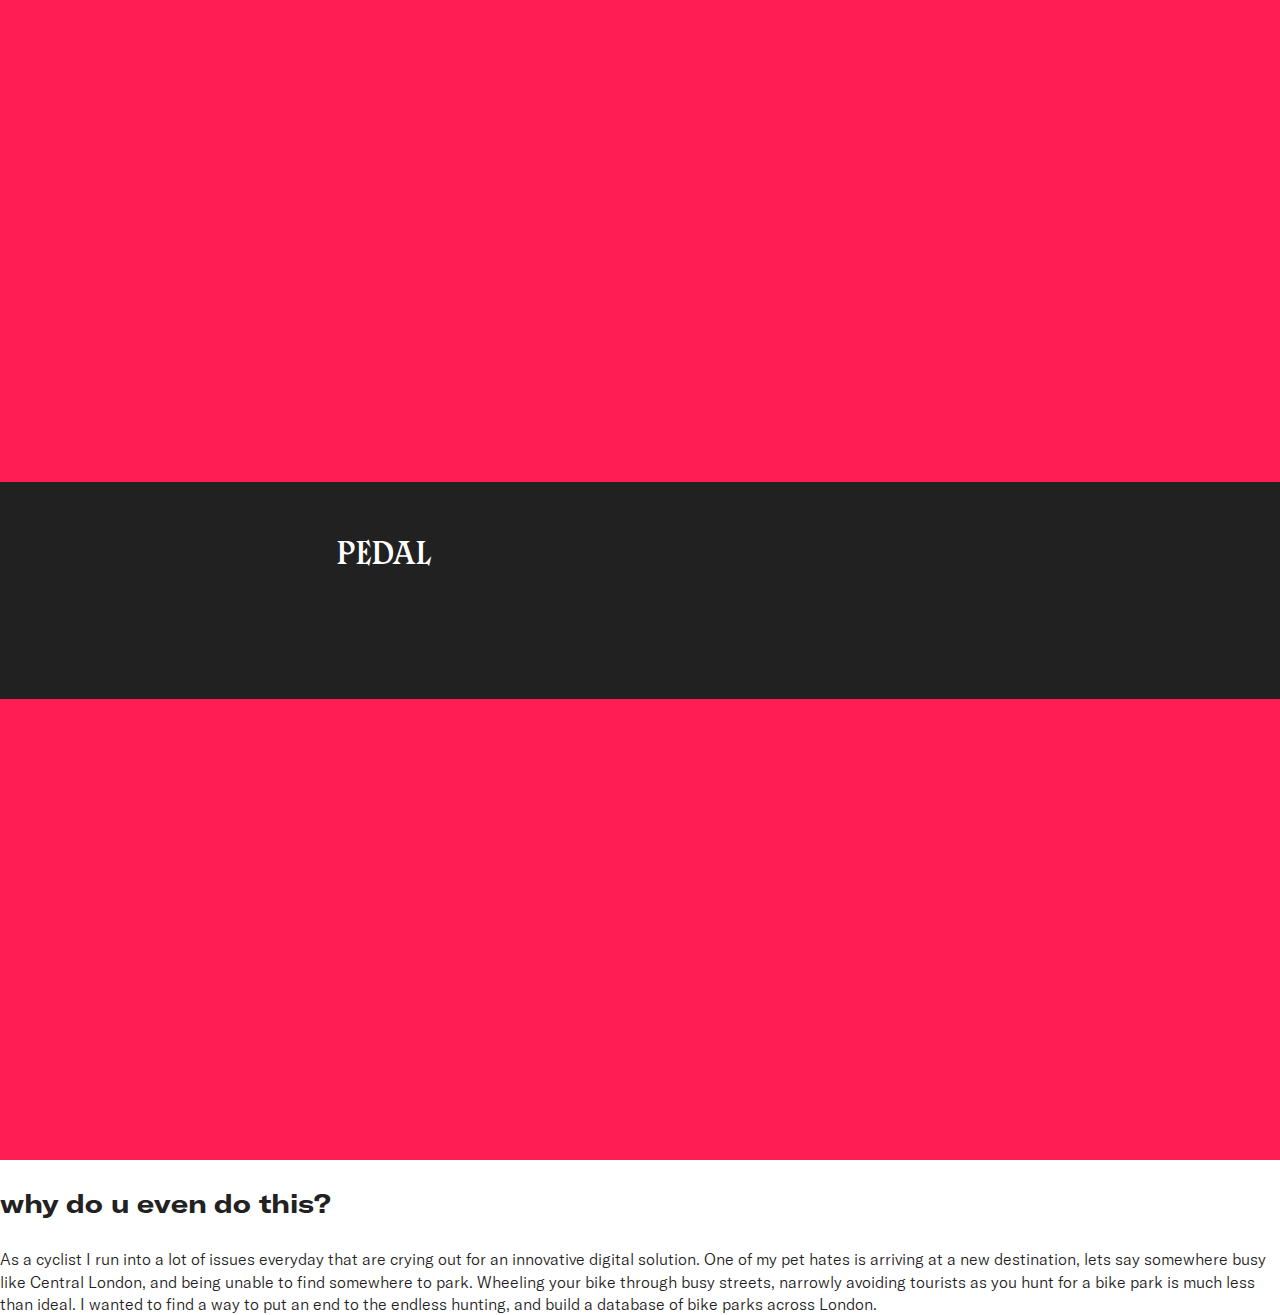
<file: pedal copy.html>
<!doctype html>
<html class="no-js" lang="">

<head>
  <meta charset="utf-8">
  <title>Happy Mascot Happy Time – Jake Sharpe – Designer</title>

  <link rel="apple-touch-icon-precomposed" sizes="57x57" href="favicon/apple-touch-icon-57x57.png" />
  <link rel="apple-touch-icon-precomposed" sizes="114x114" href="favicon/apple-touch-icon-114x114.png" />
  <link rel="apple-touch-icon-precomposed" sizes="72x72" href="favicon/apple-touch-icon-72x72.png" />
  <link rel="apple-touch-icon-precomposed" sizes="144x144" href="favicon/apple-touch-icon-144x144.png" />
  <link rel="apple-touch-icon-precomposed" sizes="120x120" href="favicon/apple-touch-icon-120x120.png" />
  <link rel="apple-touch-icon-precomposed" sizes="152x152" href="favicon/apple-touch-icon-152x152.png" />
  <link rel="icon" type="image/png" href="favicon/favicon-32x32.png" sizes="32x32" />
  <link rel="icon" type="image/png" href="favicon/favicon-16x16.png" sizes="16x16" />
  
  
  <meta name="description" content="Portfolio site for London based designer, Jake Sharpe.">

  <meta name="viewport" content="width=device-width, initial-scale=1">

  <link rel="manifest" href="site.webmanifest">
  <link rel="apple-touch-icon" href="icon.png">
  <!-- Place favicon.ico in the root directory -->

  <link rel="stylesheet" href="css/normalize.css">
  <link rel="stylesheet" href="css/fonts.css">
  <link rel="stylesheet" href="css/main.css">
  <link rel="stylesheet" href="css/project-style.css">
  <link rel="stylesheet" href="css/animation.css">
  

  <meta name="theme-color" content="#fafafa">
  
</head>

<body>
  <!--[if IE]>
    <p class="browserupgrade">You are using an <strong>outdated</strong> browser. Please <a href="https://browsehappy.com/">upgrade your browser</a> to improve your experience and security.</p>
  <![endif]-->

  <!-- Add your site or application content here -->



<!-- HERO  -->

<section class="project-hero pedal">

<div class="hero-content">
  <h1>
    Pedal
  </h1>
</div>

</section>


<!-- Projects Below -->

<section class="project-section">

    <div class="article-title">
        <h3>
          why do u even do this? 
        </h3> 
        <p>
          As a cyclist I run into a lot of issues everyday that 
          are crying out for an innovative digital solution. One 
          of my pet hates is arriving at a new destination, lets
           say somewhere busy like Central London, and being 
           unable to find somewhere to park. Wheeling your bike
            through busy streets, narrowly avoiding tourists as
             you hunt for a bike park is much less than ideal. 
             I wanted to find a way to put an end to the endless
              hunting, and build a database of bike parks across London.
        </p>
    </div>

</section>






</section>


<!-- Marquee Loop -->
  <script type="text/javascript" src="js/main.js"></script>
<!-- Analytics -->
  <script>
    window.ga = function () { ga.q.push(arguments) }; ga.q = []; ga.l = +new Date;
    ga('create', 'UA-21573491-2', 'auto'); ga('set','transport','beacon'); ga('send', 'pageview')
  </script>
  <script src="https://www.google-analytics.com/analytics.js" async defer></script>

</body>

</html>
</file>
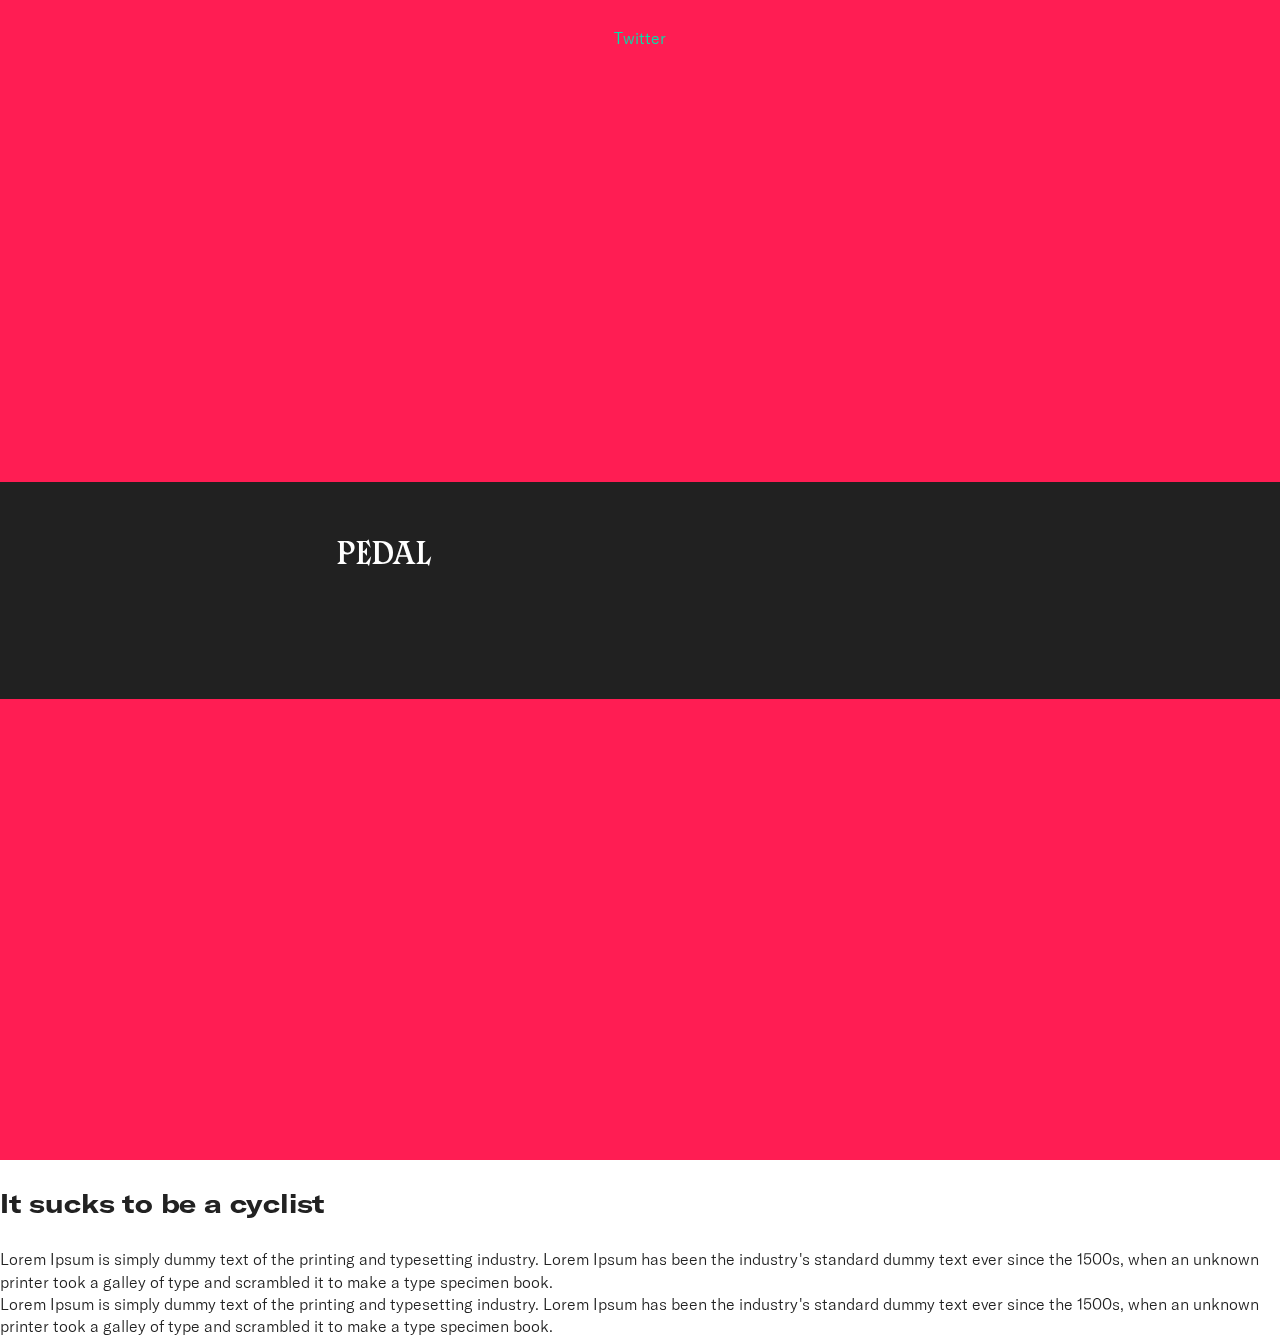
<file: pedal.html>
<!doctype html>
<html class="no-js" lang="">

<head>
  <meta charset="utf-8">
  <title>Pedal App – Jake Sharpe – Designer</title>

  <link rel="apple-touch-icon-precomposed" sizes="57x57" href="favicon/apple-touch-icon-57x57.png" />
  <link rel="apple-touch-icon-precomposed" sizes="114x114" href="favicon/apple-touch-icon-114x114.png" />
  <link rel="apple-touch-icon-precomposed" sizes="72x72" href="favicon/apple-touch-icon-72x72.png" />
  <link rel="apple-touch-icon-precomposed" sizes="144x144" href="favicon/apple-touch-icon-144x144.png" />
  <link rel="apple-touch-icon-precomposed" sizes="120x120" href="favicon/apple-touch-icon-120x120.png" />
  <link rel="apple-touch-icon-precomposed" sizes="152x152" href="favicon/apple-touch-icon-152x152.png" />
  <link rel="icon" type="image/png" href="favicon/favicon-32x32.png" sizes="32x32" />
  <link rel="icon" type="image/png" href="favicon/favicon-16x16.png" sizes="16x16" />
  
  
  <meta name="description" content="Portfolio site for London based designer, Jake Sharpe.">

  <meta name="viewport" content="width=device-width, initial-scale=1">

  <link rel="manifest" href="site.webmanifest">
  <link rel="apple-touch-icon" href="icon.png">
  <!-- Place favicon.ico in the root directory -->

  <link rel="stylesheet" href="css/normalize.css">
  <link rel="stylesheet" href="css/fonts.css">
  <link rel="stylesheet" href="css/main.css">
  <link rel="stylesheet" href="css/project-style.css">
  <link rel="stylesheet" href="css/animation.css">
  

  <meta name="theme-color" content="#fafafa">
  
</head>

<body>
  <!--[if IE]>
    <p class="browserupgrade">You are using an <strong>outdated</strong> browser. Please <a href="https://browsehappy.com/">upgrade your browser</a> to improve your experience and security.</p>
  <![endif]-->

  <!-- Add your site or application content here -->


  

<nav class="blend-mode">
  <ul class="navigation">

    <!-- <li><a class="active" href="work.html">
      <span class="blend-mode">Work</span>
    </a></li> -->

    <li><a class="" href="https://twitter.com/sharpeattack">
      <span class="blend-mode">Twitter</span>
    </a></li>

    <!-- <li><a class=""  href="work.html">
      <span class="blend-mode">About</span>
    </a></li>

    <li><a class=""  href="work.html">
      <span class="blend-mode">Misc</span>
    </a></li> -->

  </ul>
</nav>

<!-- HERO  -->

<section class="project-hero pedal">

<div class="hero-content">
  <h1>
    Pedal
  </h1>
</div>

</section>


<!-- Projects Below -->

<section class="project-section">

    <article class="article-title">
        <h3>
                It sucks to be a cyclist
                </h3> 
            </article>

    <article class="article-left">

        <p>
        Lorem Ipsum is simply dummy text of the printing and typesetting industry. Lorem Ipsum has been the industry's standard dummy text ever since the 1500s, when an unknown printer took a galley of type and scrambled it to make a type specimen book. 
        </p>

    </article>

    <article class="article-right">

            <p>
            Lorem Ipsum is simply dummy text of the printing and typesetting industry. Lorem Ipsum has been the industry's standard dummy text ever since the 1500s, when an unknown printer took a galley of type and scrambled it to make a type specimen book. 
            </p>
    
    </article>

</section>


<!-- Marquee Loop -->
  <script type="text/javascript" src="js/main.js"></script>
<!-- Analytics -->
  <script>
    window.ga = function () { ga.q.push(arguments) }; ga.q = []; ga.l = +new Date;
    ga('create', 'UA-21573491-2', 'auto'); ga('set','transport','beacon'); ga('send', 'pageview')
  </script>
  <script src="https://www.google-analytics.com/analytics.js" async defer></script>

</body>

</html>
</file>
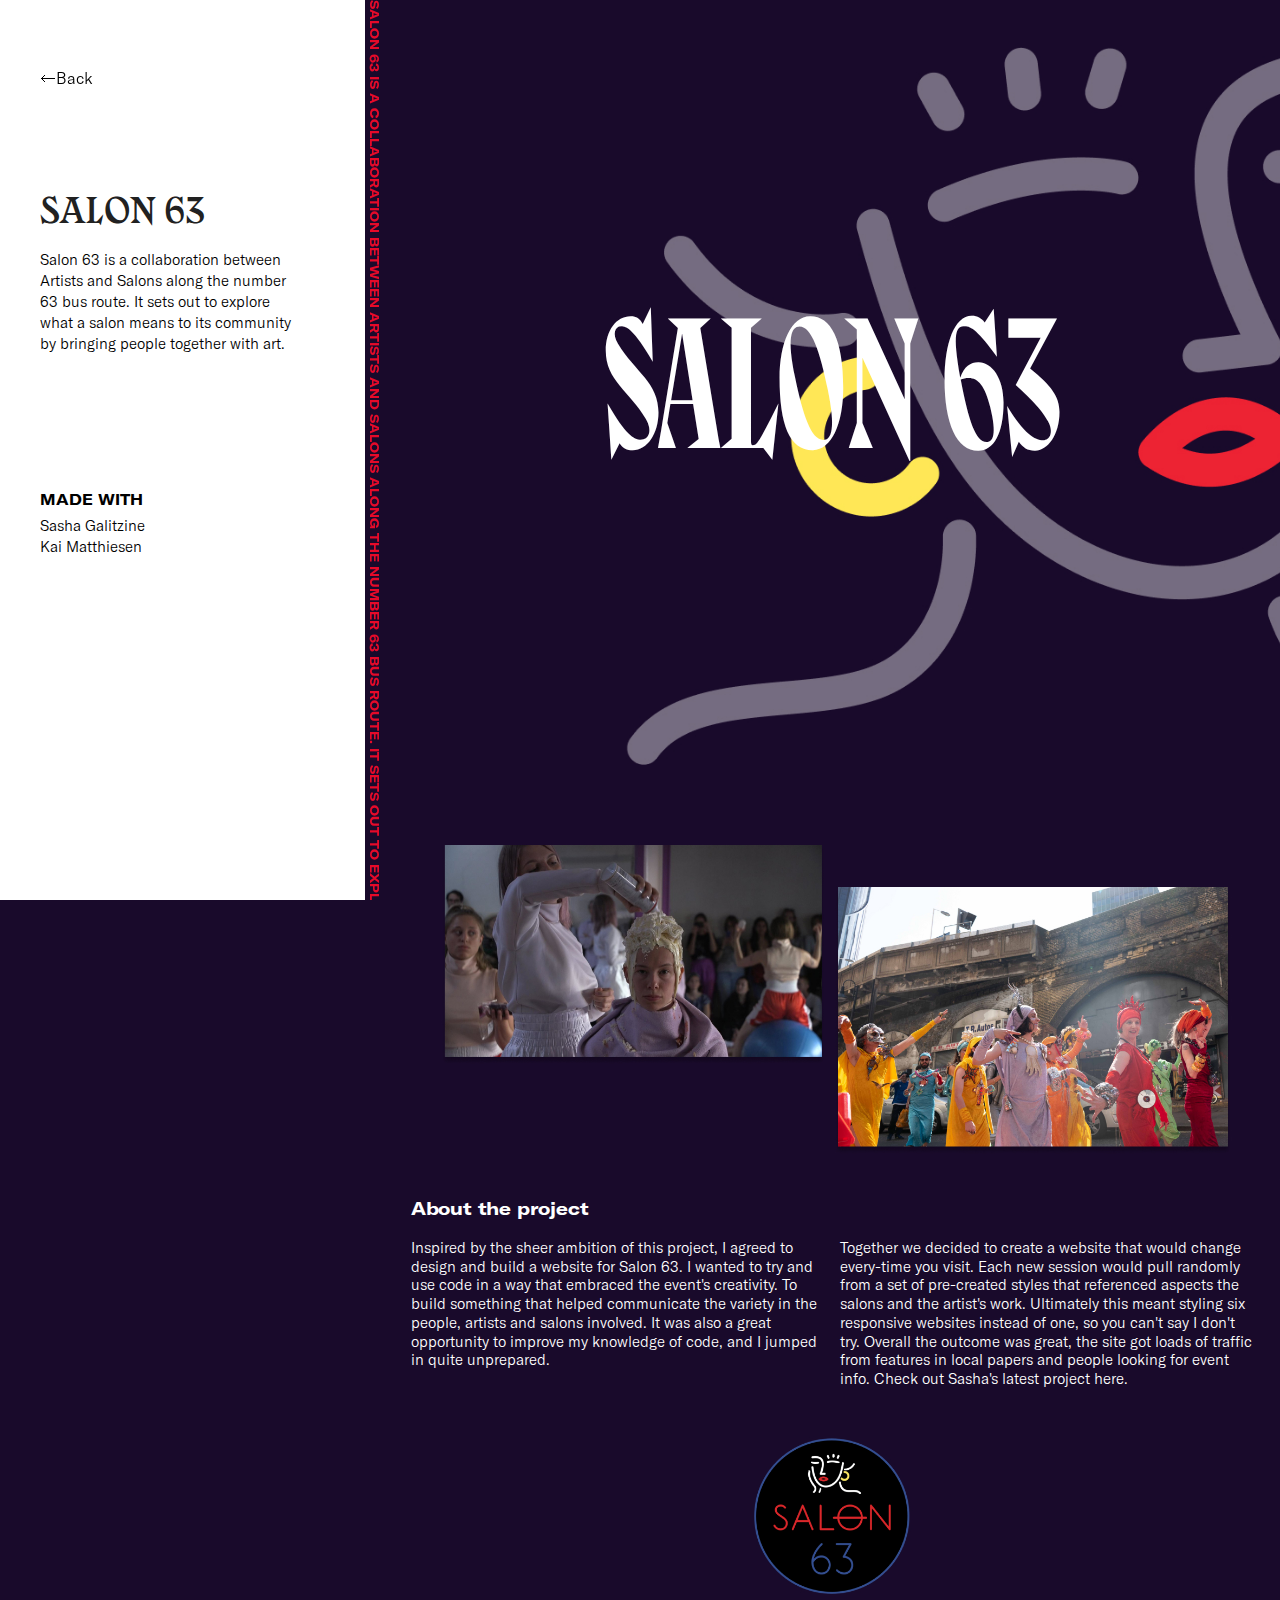
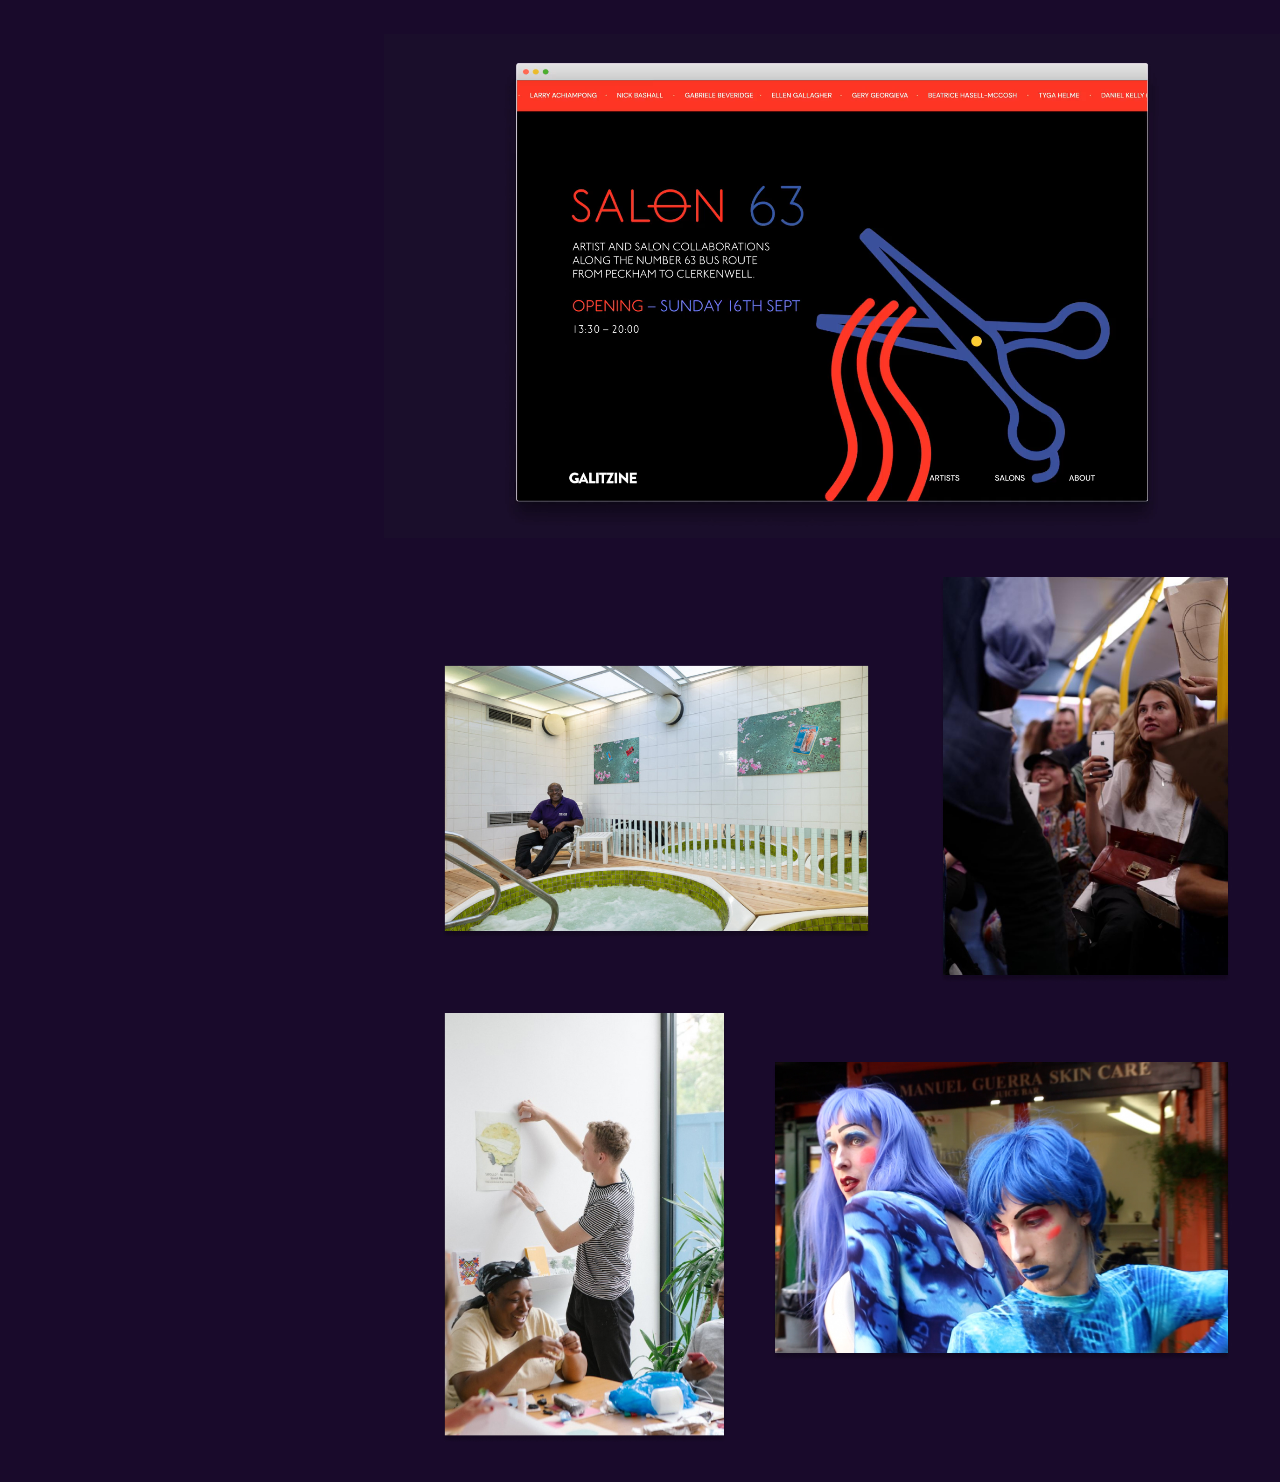
<file: salon63.html>
<!doctype html>
<html class="no-js" lang="">

<head>
  <meta charset="utf-8">
  <title>Salon 63 – Jake Sharpe</title>

  <link rel="apple-touch-icon-precomposed" sizes="57x57" href="favicon/apple-touch-icon-57x57.png" />
  <link rel="apple-touch-icon-precomposed" sizes="114x114" href="favicon/apple-touch-icon-114x114.png" />
  <link rel="apple-touch-icon-precomposed" sizes="72x72" href="favicon/apple-touch-icon-72x72.png" />
  <link rel="apple-touch-icon-precomposed" sizes="144x144" href="favicon/apple-touch-icon-144x144.png" />
  <link rel="apple-touch-icon-precomposed" sizes="120x120" href="favicon/apple-touch-icon-120x120.png" />
  <link rel="apple-touch-icon-precomposed" sizes="152x152" href="favicon/apple-touch-icon-152x152.png" />
  <link rel="icon" type="image/png" href="favicon/favicon-32x32.png" sizes="32x32" />
  <link rel="icon" type="image/png" href="favicon/favicon-16x16.png" sizes="16x16" />
  
  
  <meta name="description" content="Portfolio site for London based designer, Jake Sharpe.">

  <meta name="viewport" content="width=device-width, initial-scale=1">

  <link rel="manifest" href="site.webmanifest">
  <link rel="apple-touch-icon" href="icon.png">
  <!-- Place favicon.ico in the root directory -->

  <link rel="stylesheet" href="css/normalize.css">
  <link rel="stylesheet" href="css/fonts.css">
  <link rel="stylesheet" href="css/main.css">
  <link rel="stylesheet" href="css/project-style.css">
  <link rel="stylesheet" href="css/animation.css">
  

  <meta name="theme-color" content="#fafafa">
  
</head>

<body class="salon63">
  <!--[if IE]>
    <p class="browserupgrade">You are using an <strong>outdated</strong> browser. Please <a href="https://browsehappy.com/">upgrade your browser</a> to improve your experience and security.</p>
  <![endif]-->


<!-- MARQUEE BAR -->
<div class="project-banner salon63">
  <span class="marquee marquee-top">Salon 63 is a collaboration between Artists and Salons along the number 63 bus route. It sets out to explore what a salon means to its community by bringing people together with art. I for some reason decided to build a site that randomly selects from CSS style sheets and ended up creating six times the ammount of work. 
  </span>
</div>


<!-- Project info  -->
<section class="project-info-wrapper">

  <div class="project-info-content">
      <nav>
        <a href="/">🡐Back </a>
      </nav>

      <div class="project-intro">
          <h1 class ="project-title">
            Salon 63
          </h1>
          <p class ="" >
            Salon 63 is a collaboration between Artists and Salons along the number 63 bus route. It sets out to explore what a salon means to its community by bringing people together with art. 
          </p>
      </div>

      <!-- <div class="project-link-wrapper">
        <p>Projects</p>
        <a href="#"> 
          <div class="project-link">Fit Advice</div>
        </a>
        <a href="#"> 
          <div class="project-link">MUCH LONGER ONE</div>
        </a>
        <a href="#"> 
          <div class="project-link">Fit Advice</div>
        </a>
      </div> -->


      <div class="project-collaborators">
        <h2> Made with </h2>
          <a href="http://galitzine.com/" target="_blank">
            <p>Sasha Galitzine</p>
          </a>

          <a href="https://kai-matthiesen.com/" target="_blank">
            <p>Kai Matthiesen</p>
          </a>
      </div>

  </div>
</section>


<!-- Projects content -->

<section class="project-content">
  
  <div class="project-hero salon63-hero">
      <h2 class="hero-title  salon63-titles">Salon 63</h2>
  </div>
  

  <img class="cover-img" src="img/projects/salon63/salon63-full.jpg">


<div class="text-container">

  <h3>About the project</h3>

  <p class="text-paragraph two-column text-left-column">
    Inspired by the sheer ambition of this project, I agreed to design and build a website for Salon 63. I wanted to try and use code in a way that embraced the event's creativity. To build something that helped communicate the variety in the people, artists and salons involved.  It was also a great opportunity to improve my knowledge of code, and I jumped in quite unprepared.
  </p>

  <p class="text-paragraph two-column text-right-column">
    Together we decided to create a website that would change every-time you visit. Each new session would pull randomly from a set of pre-created styles that referenced aspects the salons and the artist's work. Ultimately this meant styling six responsive websites instead of one, so you can't say I don't try.  Overall the outcome was great, the site got loads of traffic from features in local papers and people looking for event info. Check out Sasha's latest project     <a href="http://galitzine.com/about" target="blank">here.</a>
    </p>
</div>
<img class="cover-img" src="img/projects/salon63/salon63-full1.jpg">

<div class="video-container">
  <video class="project-video" src="img/projects/salon63/salon63-demo-video.mp4" loop autoplay muted playsinline>  </video>
  </div>


<img class="cover-img" src="img/projects/salon63/salon63-full2.jpg">
<img class="cover-img" src="img/projects/salon63/salon63-full3.jpg">



  <!-- <div class="video-container">
    <iframe class="video-iframe" src="https://www.youtube.com/embed/4F5zys3-mdY?controls=0" frameborder="0" allow="accelerometer; autoplay; encrypted-media; gyroscope; picture-in-picture" allowfullscreen></iframe>
  </div> -->

</section>



 

<!-- Marquee Loop -->
  <script type="text/javascript" src="js/case-study.js"></script>

<!-- Analytics -->
  <script>
    window.ga = function () { ga.q.push(arguments) }; ga.q = []; ga.l = +new Date;
    ga('create', 'UA-21573491-2', 'auto'); ga('set','transport','beacon'); ga('send', 'pageview')
  </script>
  <script src="https://www.google-analytics.com/analytics.js" async defer></script>

</body>

</html>
</file>
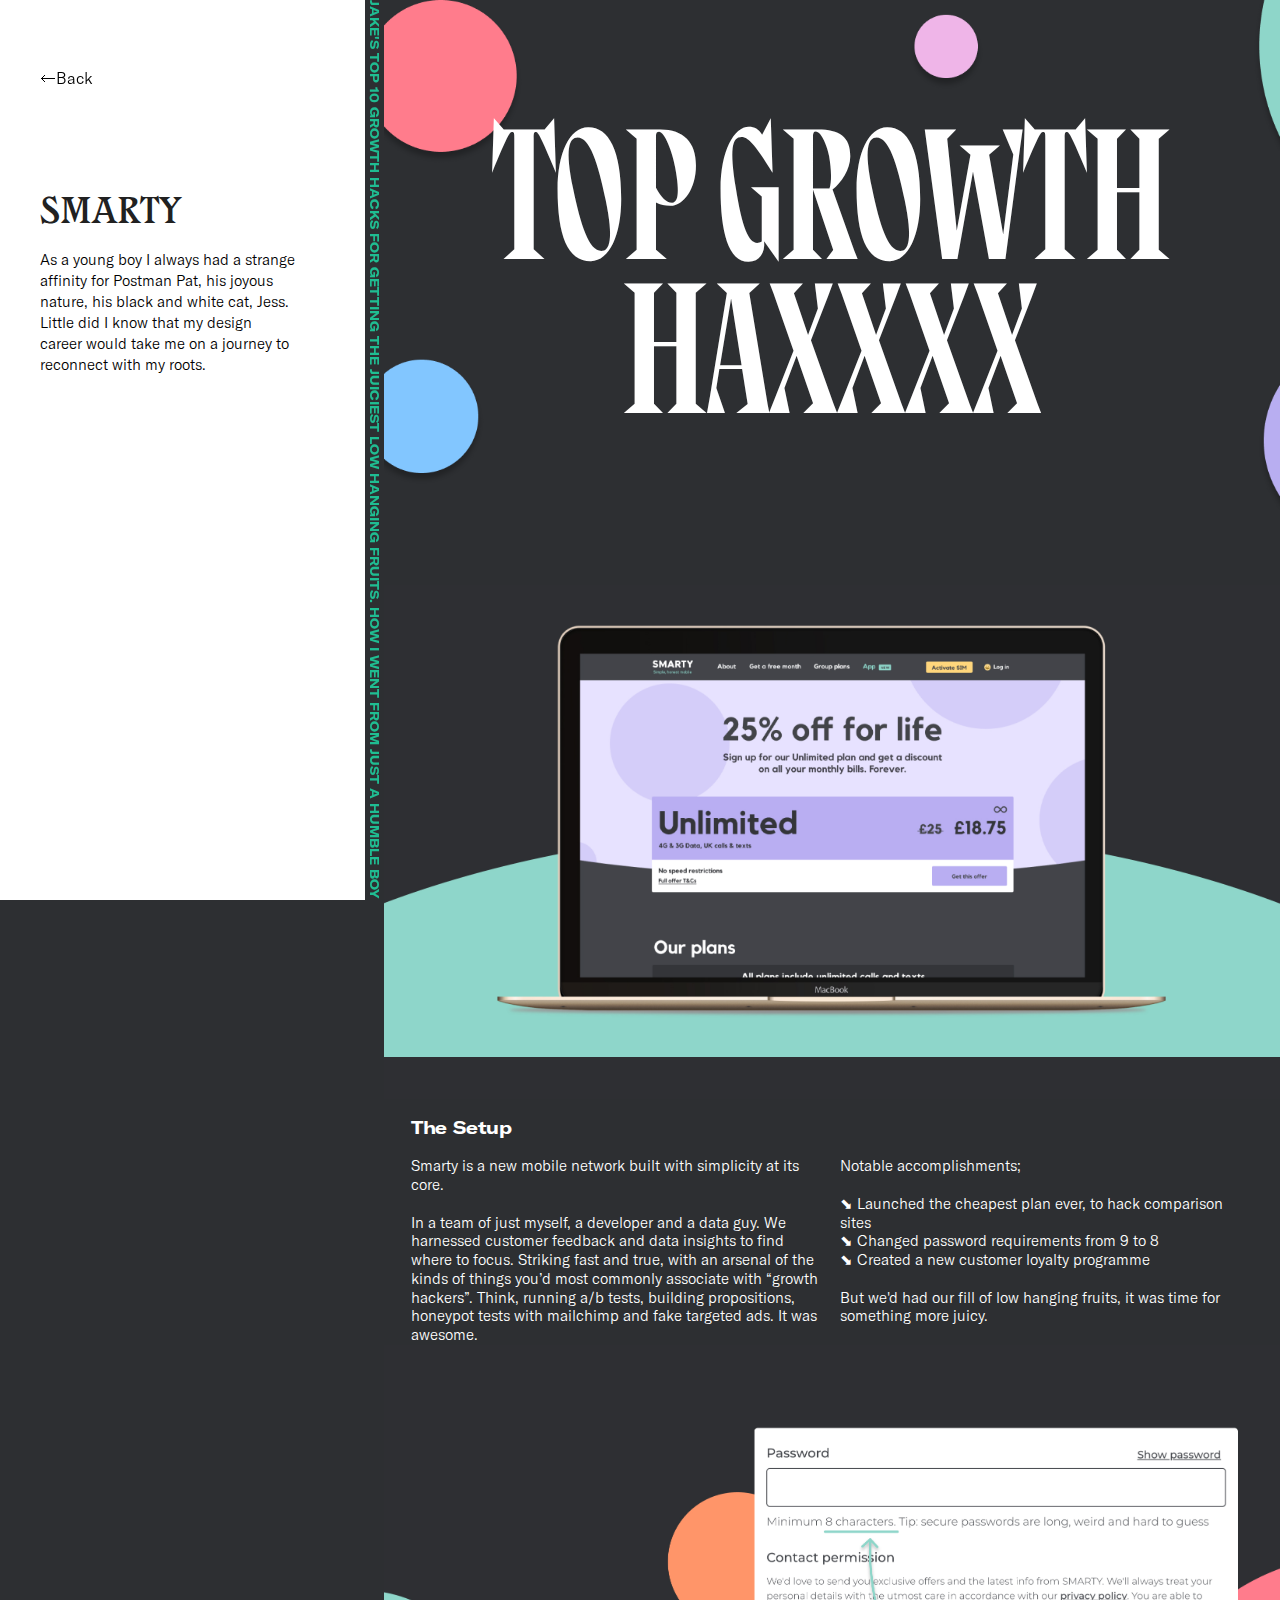
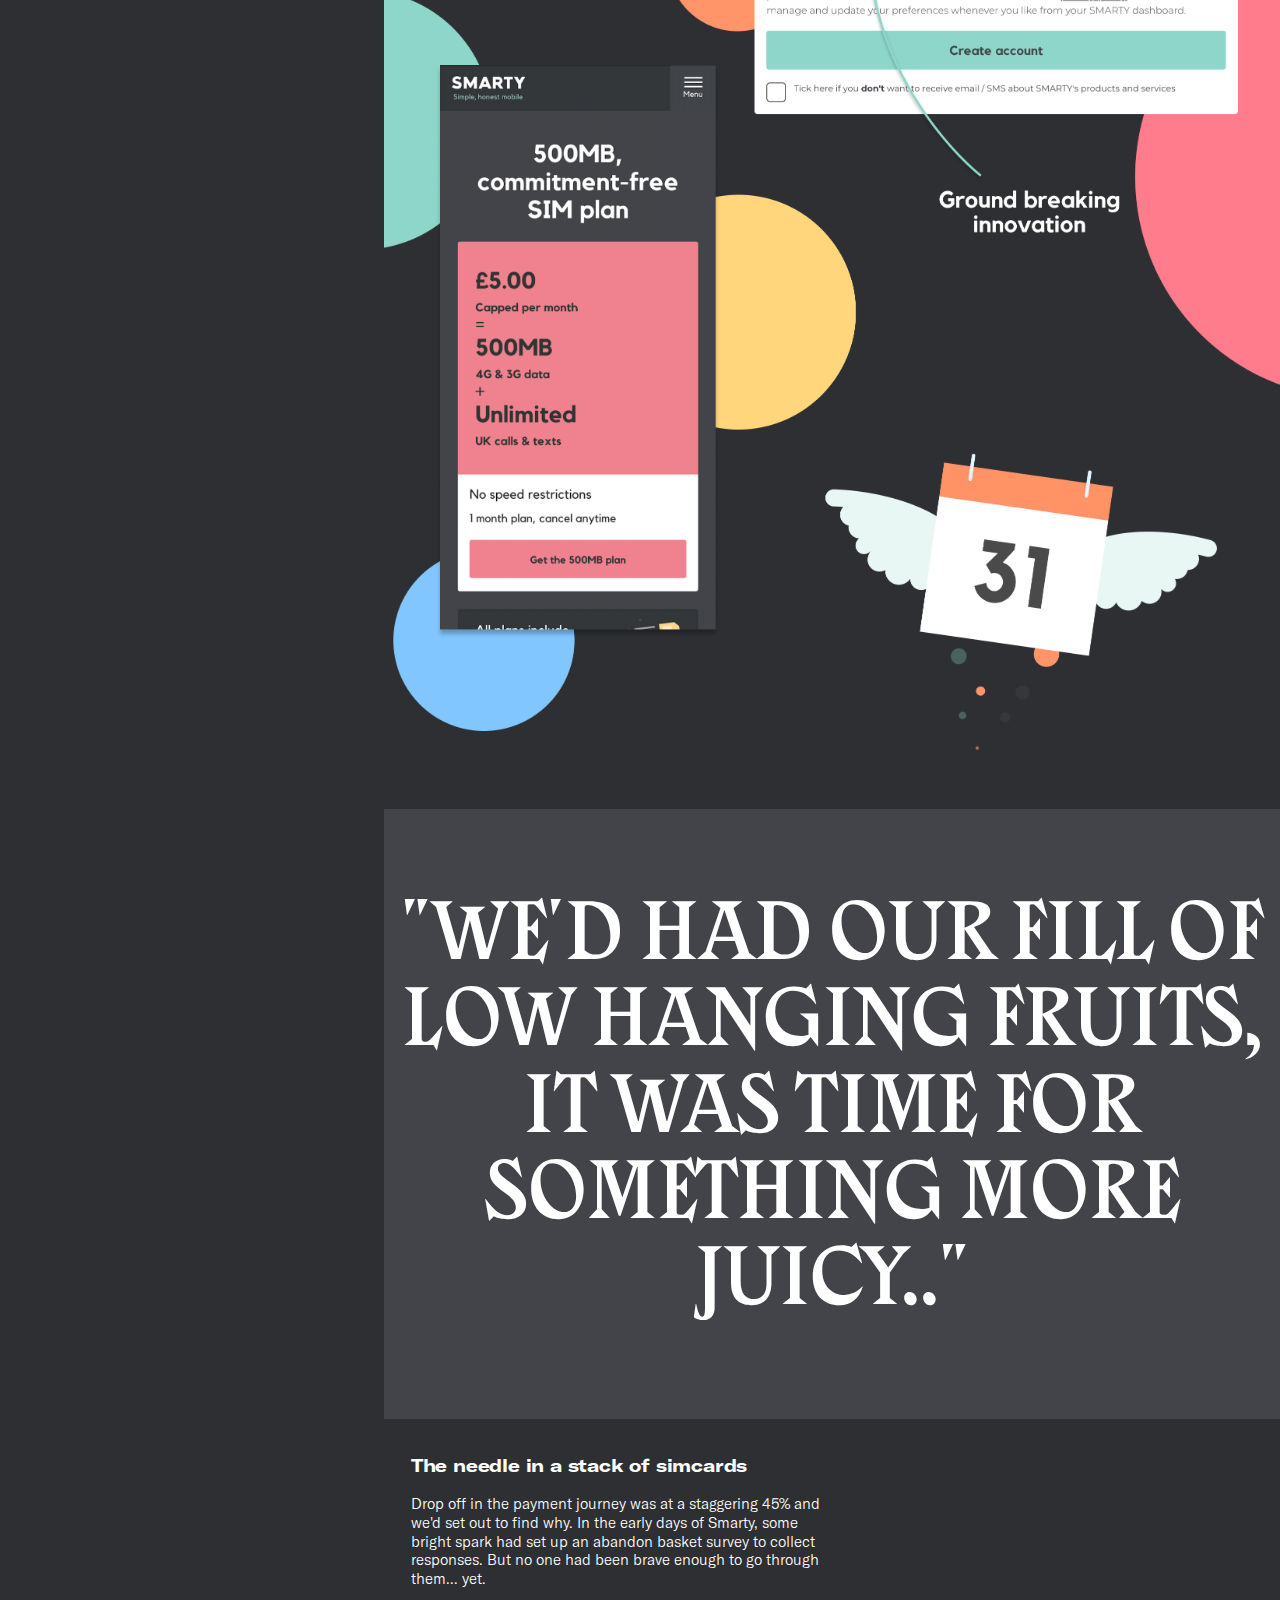
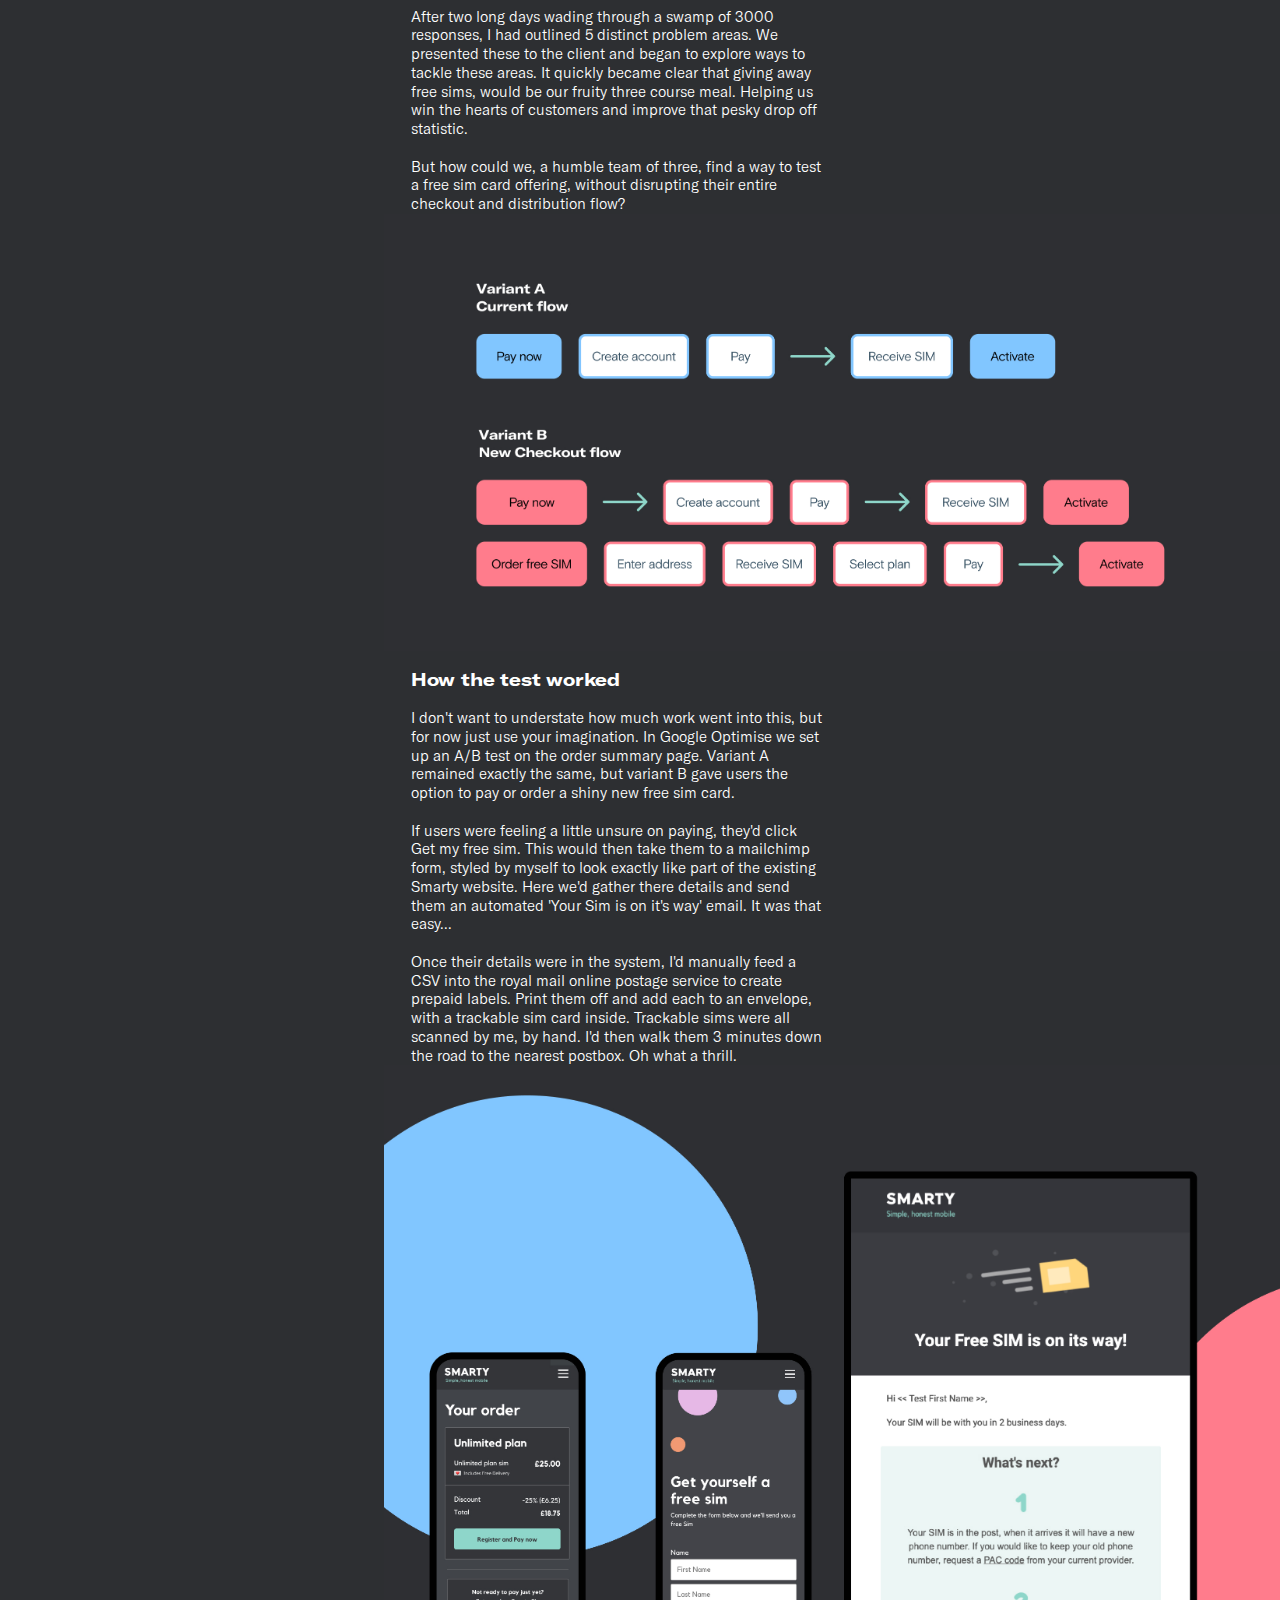
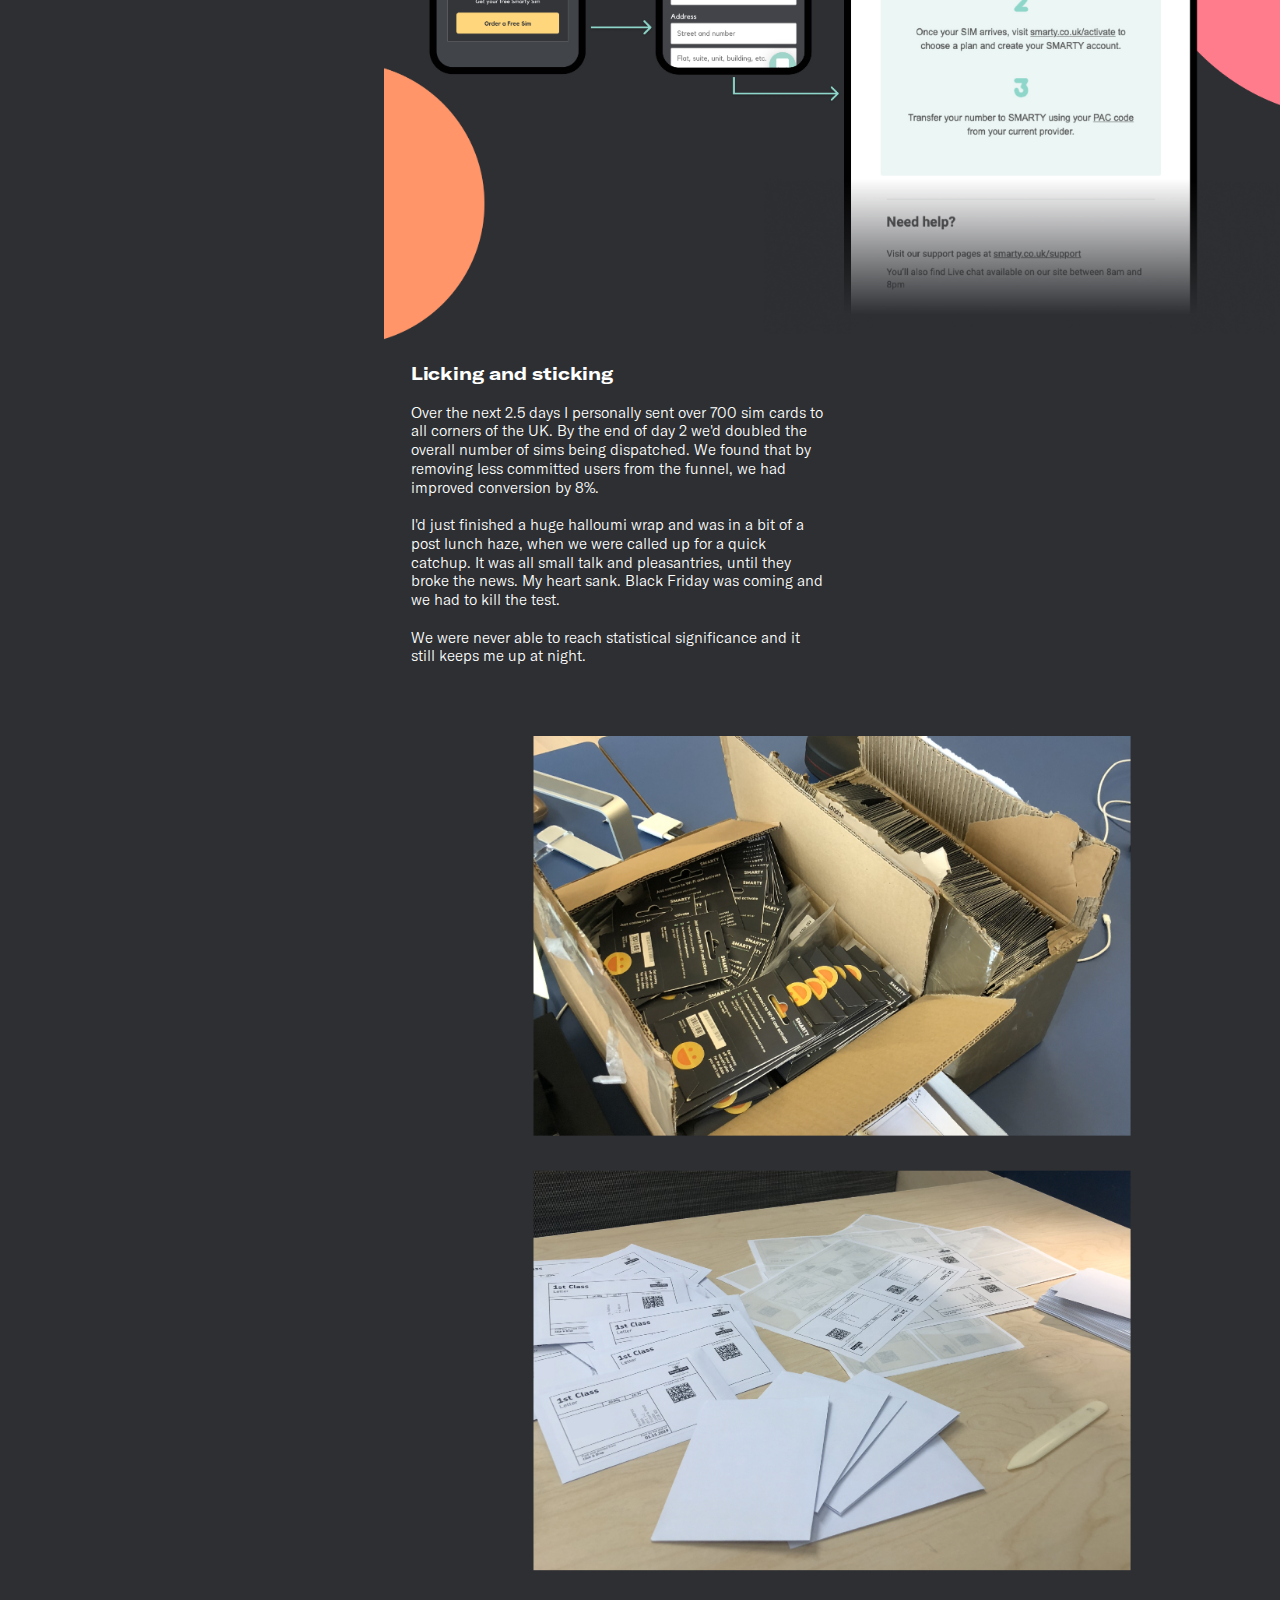
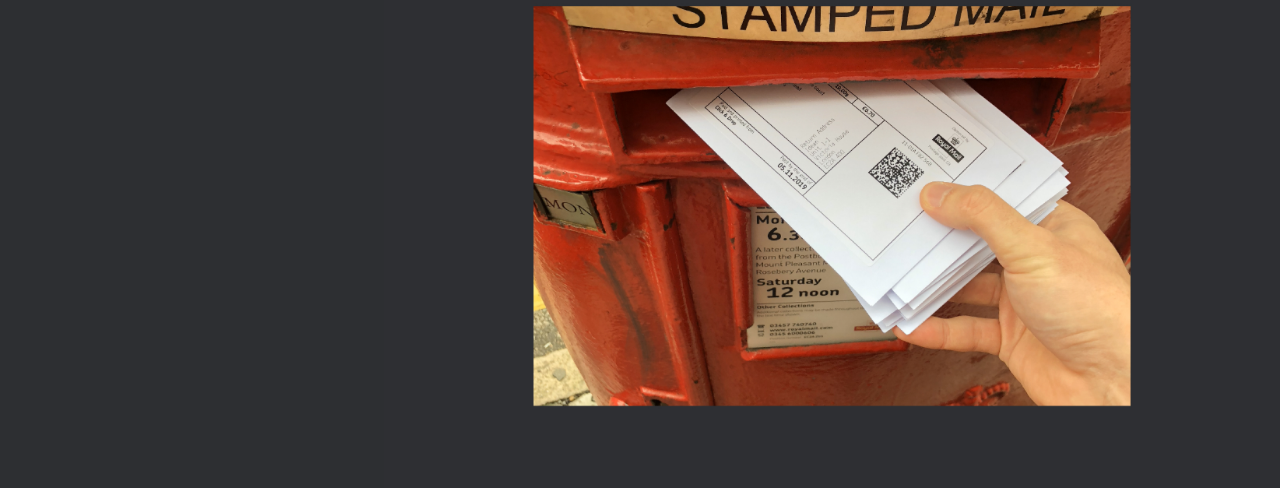
<file: smarty.html>
<!doctype html>
<html class="no-js" lang="">

<head>
  <meta charset="utf-8">
  <title>SMARTY – Jake Sharpe</title>

  <link rel="apple-touch-icon-precomposed" sizes="57x57" href="favicon/apple-touch-icon-57x57.png" />
  <link rel="apple-touch-icon-precomposed" sizes="114x114" href="favicon/apple-touch-icon-114x114.png" />
  <link rel="apple-touch-icon-precomposed" sizes="72x72" href="favicon/apple-touch-icon-72x72.png" />
  <link rel="apple-touch-icon-precomposed" sizes="144x144" href="favicon/apple-touch-icon-144x144.png" />
  <link rel="apple-touch-icon-precomposed" sizes="120x120" href="favicon/apple-touch-icon-120x120.png" />
  <link rel="apple-touch-icon-precomposed" sizes="152x152" href="favicon/apple-touch-icon-152x152.png" />
  <link rel="icon" type="image/png" href="favicon/favicon-32x32.png" sizes="32x32" />
  <link rel="icon" type="image/png" href="favicon/favicon-16x16.png" sizes="16x16" />
  
  
  <meta name="description" content="Portfolio site for London based designer, Jake Sharpe.">

  <meta name="viewport" content="width=device-width, initial-scale=1">

  <link rel="manifest" href="site.webmanifest">
  <link rel="apple-touch-icon" href="icon.png">
  <!-- Place favicon.ico in the root directory -->

  <link rel="stylesheet" href="css/normalize.css">
  <link rel="stylesheet" href="css/fonts.css">
  <link rel="stylesheet" href="css/main.css">
  <link rel="stylesheet" href="css/project-style.css">
  <link rel="stylesheet" href="css/animation.css">
  

  <meta name="theme-color" content="#fafafa">
  
</head>

<body class="smarty">
  <!--[if IE]>
    <p class="browserupgrade">You are using an <strong>outdated</strong> browser. Please <a href="https://browsehappy.com/">upgrade your browser</a> to improve your experience and security.</p>
  <![endif]-->


<!-- MARQUEE BAR -->
<div class="project-banner smarty">
  <span class="marquee marquee-top"> 
    Jake's top 10 Growth Hacks for getting the juiciest low hanging fruits. How I went from just a humble boy to a post man.
</div>


<!-- Project info  -->
<section class="project-info-wrapper">

  <div class="project-info-content">
      <nav>
        <a href="/">🡐Back </a>
      </nav>

      <div class="project-intro">
          <h1 class ="project-title">
            Smarty
          </h1>
          <p class ="" >
            As a young boy I always had a strange affinity for Postman Pat, his joyous nature, his black and white cat, Jess. Little did I know that my design career would take me on a journey to reconnect with my roots.
          </p></div>

<div class="project-link-wrapper">
        <!-- <p>Get to the good stuff</p> -->
        <!-- <a href="#intro"> 
          <div class="project-link">Intro</div>
        </a> -->
         <!-- <a href="#connections"> 
          <div class="project-link">Connections Round</div>
        </a>
        <a href="#fashion"> 
          <div class="project-link">Fashion Round</div>
        </a>
        <a href="#internet"> 
          <div class="project-link">Internet Round</div>
        </a> -->
      </div> 


      <div class="project-collaborators">

      </div>

  </div>
</section>


<!-- Projects content -->

<section class="project-content">
  
  <div class="project-hero smarty-hero">
      <!-- <h2 class="hero-title">From Growth Hacking to Postmaning</h2> -->

      <h2 class="hero-title smarty-title">Top Growth Haxxxx</h2>
 
      <!-- <h2 class="hero-title">From Growth Hacking to a Postal Service</h2> -->
    </div>
  

  <img class="cover-img" src="img/projects/smarty/smarty-hero-1.jpg">

<div class="text-container">

  <h3>The Setup </h3>

    <p class="text-paragraph two-column text-left-column">
      Smarty is a new mobile network built with simplicity at its core. 
      <br>
      <br>
      In a team of just myself, a developer and a data guy. We harnessed  customer feedback and data insights to find where to focus. Striking fast and true, with an arsenal of the kinds of things you’d most commonly associate with “growth hackers”. Think, running a/b tests, building propositions, honeypot tests with mailchimp and fake targeted ads. It was awesome.
        </p>

  <p class="text-paragraph two-column text-right-column">
    Notable accomplishments; <br><br>

    ⬊ Launched the cheapest plan ever, to hack comparison sites <br>
    ⬊ Changed password requirements from 9 to 8 <br>
    ⬊ Created a new customer loyalty programme <br>

    <br>
    But we'd had our fill of low hanging fruits, it was time for something more juicy.

</p>



  </ul>
</div>
  </div>


  <img class="cover-img" src="img/projects/smarty/smarty-hero-2.jpg">

  <div id="drop-quote" class="drop-quote smarty-quote ">
    <h3 class="">"we'd had our fill of low hanging fruits, it was time for something more juicy.." </h3>
  </div>



<div class="text-container">
 
    <h3>The needle in a stack of simcards</h3>
  
      <p class="text-paragraph two-column text-left-column">
        Drop off in the payment journey was at a staggering 45% and we'd set out to find why. In the early days of Smarty, some bright spark had set up an abandon basket survey to collect responses. But no one had been brave enough to go through them... yet.
        <br>
      <br>
      After two long days wading through a swamp of 3000 responses, I had outlined 5 distinct problem areas. We presented these to the client and began to explore ways to tackle these areas. It quickly became clear that giving away free sims, would be our fruity three course meal. Helping us win the hearts of customers and improve that pesky drop off statistic.
      <br>
        <br>
        But how could we, a humble team of three, find a way to test a free sim card offering, without disrupting their entire checkout and distribution flow?    </p>
    
      

    <p class="text-paragraph two-column text-right-column">
    
    </p>

  </div>
  <img class="cover-img" src="img/projects/smarty/smarty-hero-4.jpg">


  <div class="text-container">
 
    <h3>How the test worked</h3>
  
      <p class="text-paragraph two-column text-left-column">
        I don't want to understate how much work went into this, but for now just use your imagination. In Google Optimise we set up an A/B test on the order summary page. Variant A remained exactly the same, but variant B gave users the option to pay or order a shiny new free sim card.
        <br>
        <br>
        If users were feeling a little unsure on paying, they'd click  Get my free sim. This would then take them to a mailchimp form, styled by myself to look exactly like part of the existing Smarty website. Here we'd gather there details and send them an automated 'Your Sim is on it's way' email. It was that easy...        <br>
        <br>
        Once their details were in the system, I'd manually feed a CSV into the royal mail online postage service to create prepaid labels. Print them off and add each to an envelope, with a trackable sim card inside. Trackable sims were all scanned by me, by hand. I'd then walk them 3 minutes down the road to the nearest postbox. Oh what a thrill.       

    </p>

    <p class="text-paragraph two-column text-right-column">    
    </p>

  </div>



  <img class="cover-img" src="img/projects/smarty/smarty-hero-5.jpg">


  <div class="text-container">
 
    <h3>Licking and sticking</h3>
  
      <p class="text-paragraph two-column text-left-column">
        Over the next 2.5 days I personally sent over 700 sim cards to all corners of the UK. By the end of day 2 we'd doubled the overall number of sims being dispatched. We found that by removing less committed users from the funnel, we had improved conversion by 8%.        <br>
       <br>
       I'd just finished a huge halloumi wrap and was in a bit of a post lunch haze, when we were called up for a quick catchup. It was all small talk and pleasantries, until they broke the news. My heart sank. Black Friday was coming and we had to kill the test.
       <br><br>
        We were never able to reach statistical significance and it still keeps me up at night.
     </p>

    <p class="text-paragraph two-column text-right-column">
  <br>
    </p>

  </div>

  <img class="cover-img" src="img/projects/smarty/smarty-hero-6.jpg">


</section>



 

<!-- Marquee Loop -->
  <script type="text/javascript" src="js/case-study.js"></script>

<!-- Analytics -->
  <script>
    window.ga = function () { ga.q.push(arguments) }; ga.q = []; ga.l = +new Date;
    ga('create', 'UA-21573491-2', 'auto'); ga('set','transport','beacon'); ga('send', 'pageview')
  </script>
  <script src="https://www.google-analytics.com/analytics.js" async defer></script>

</body>

</html>
</file>
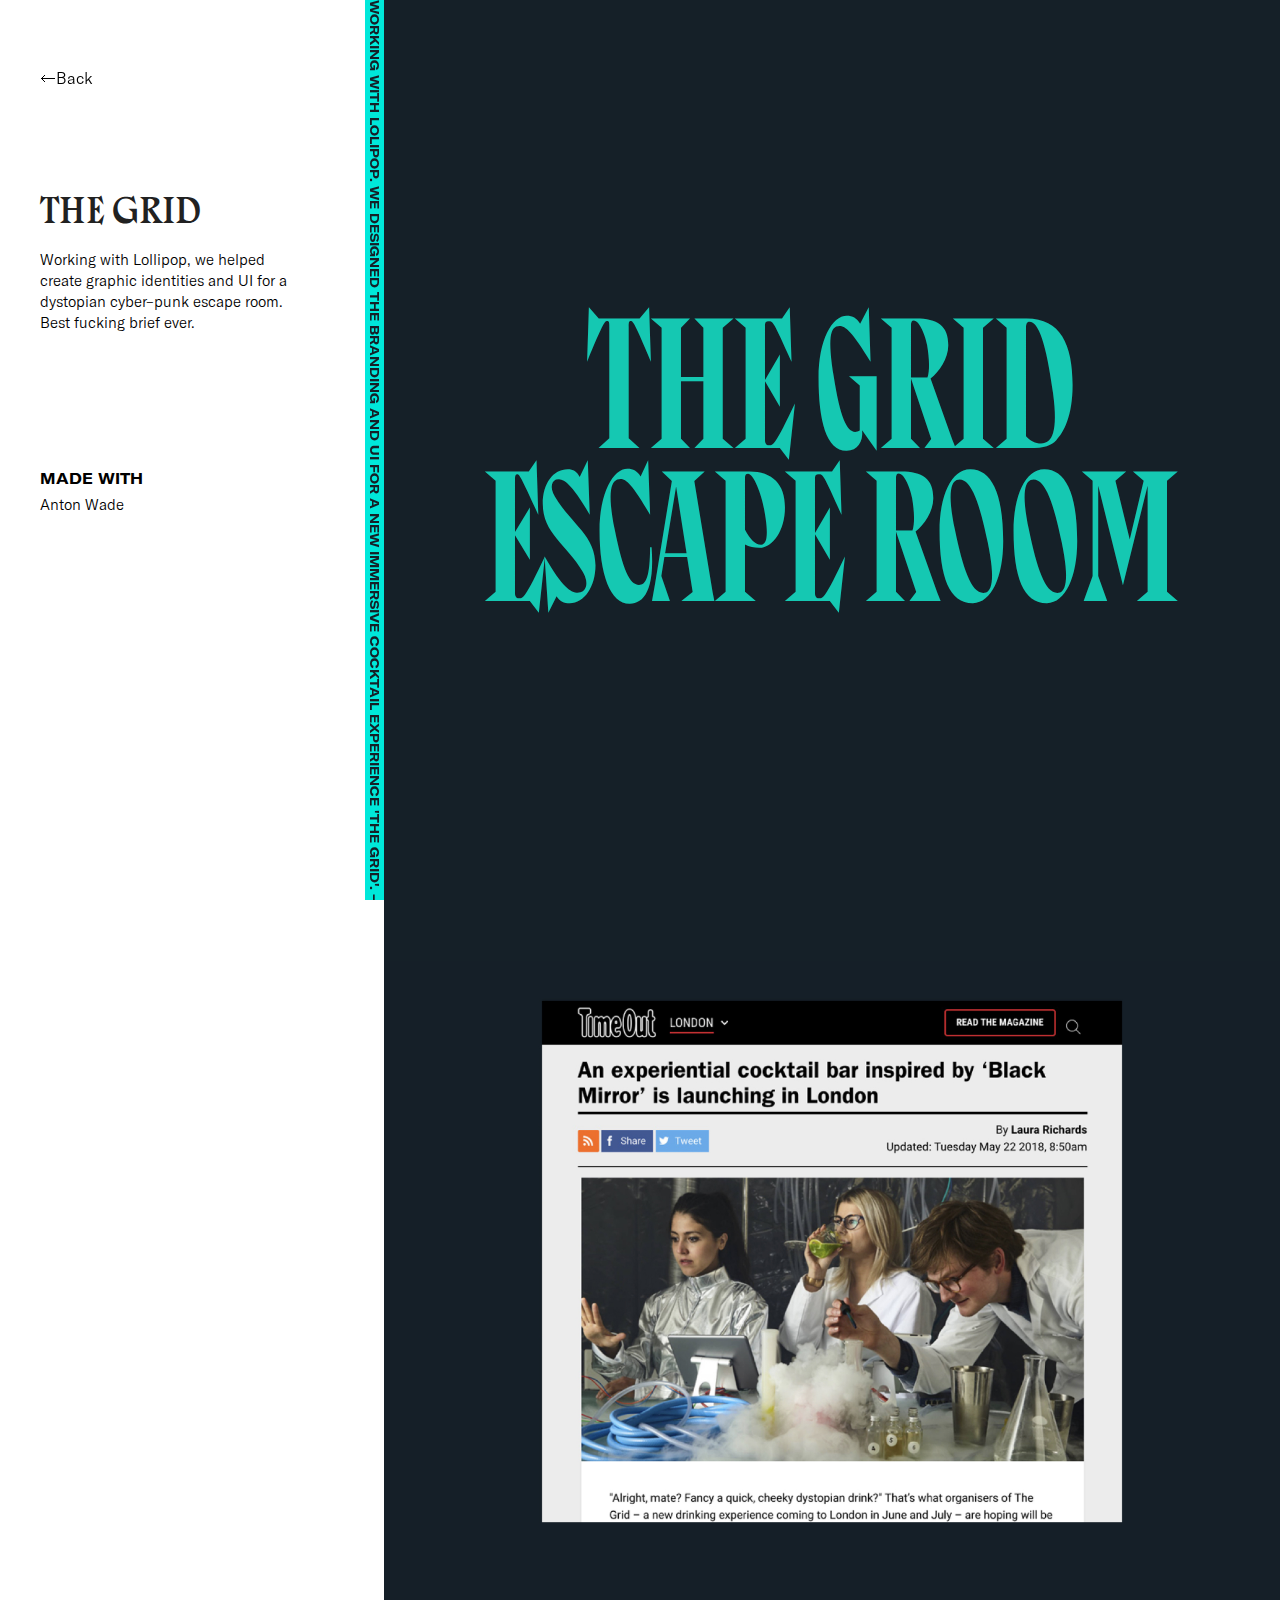
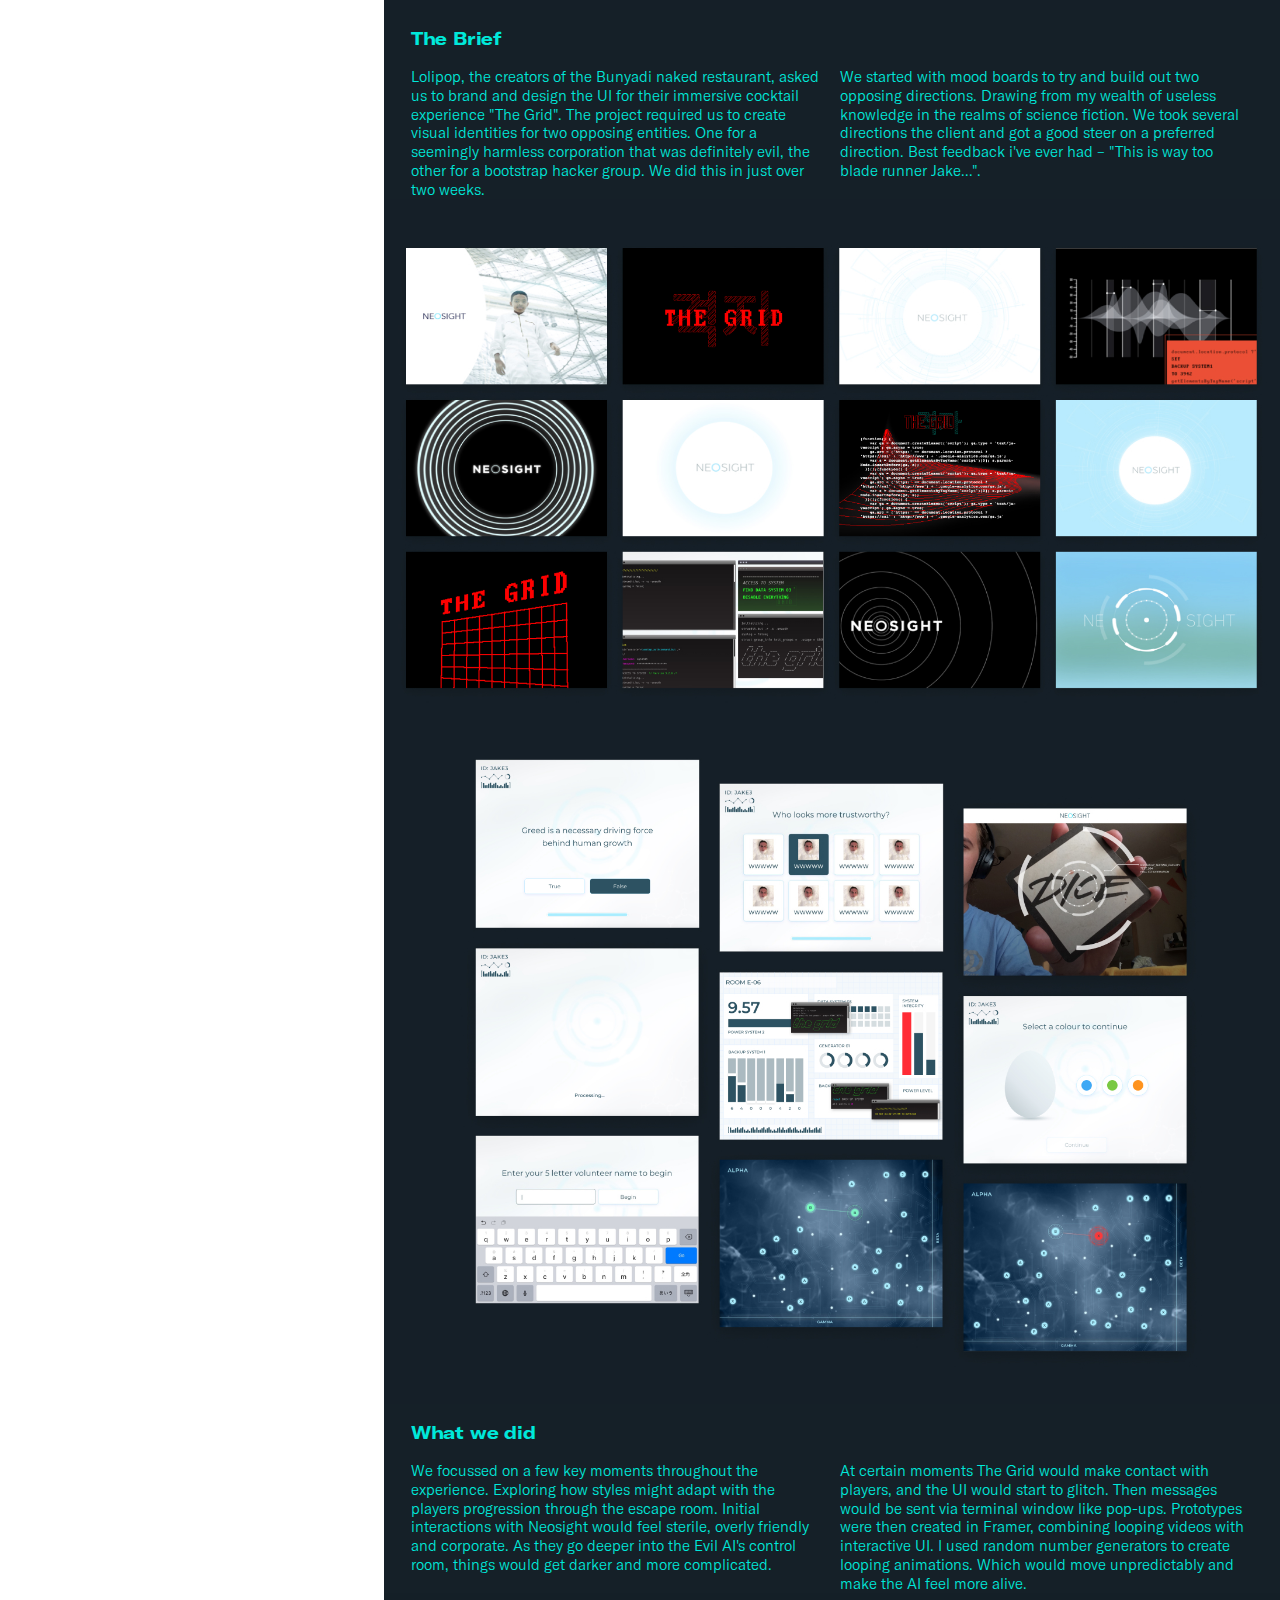
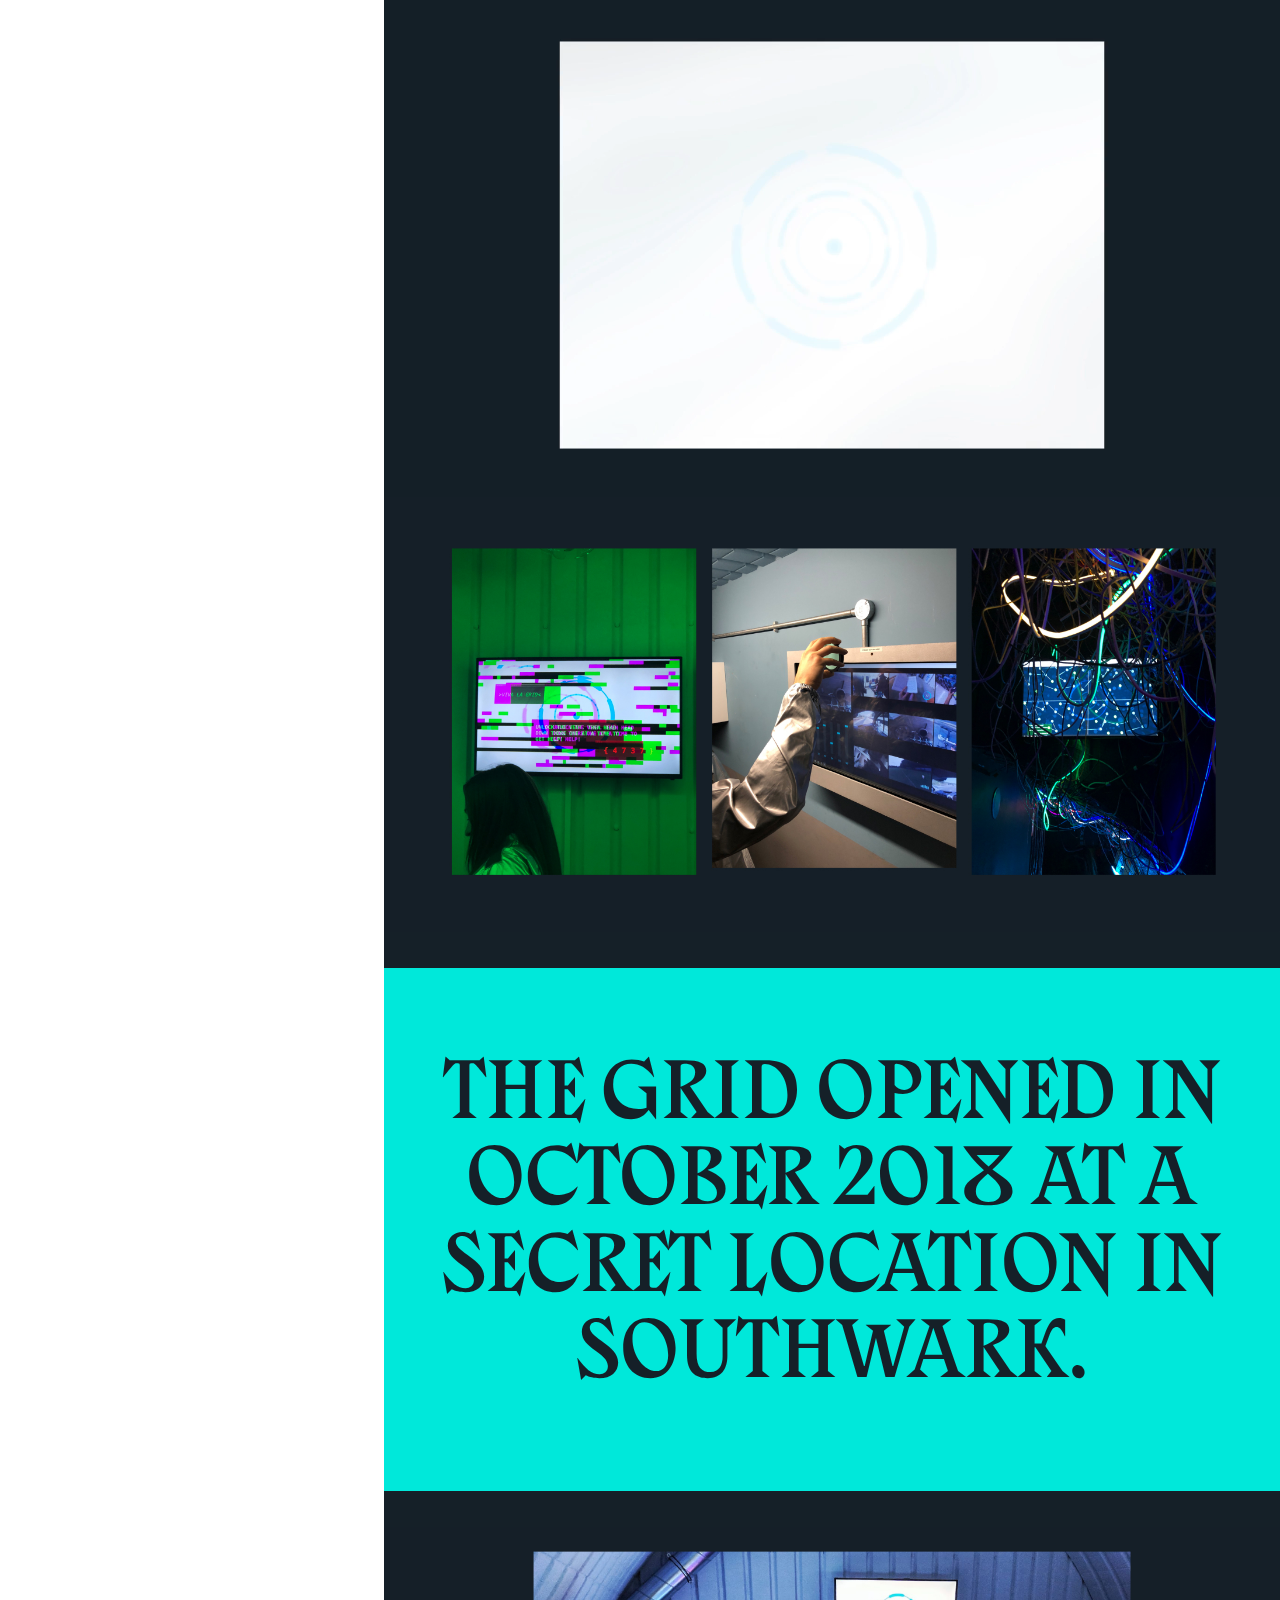
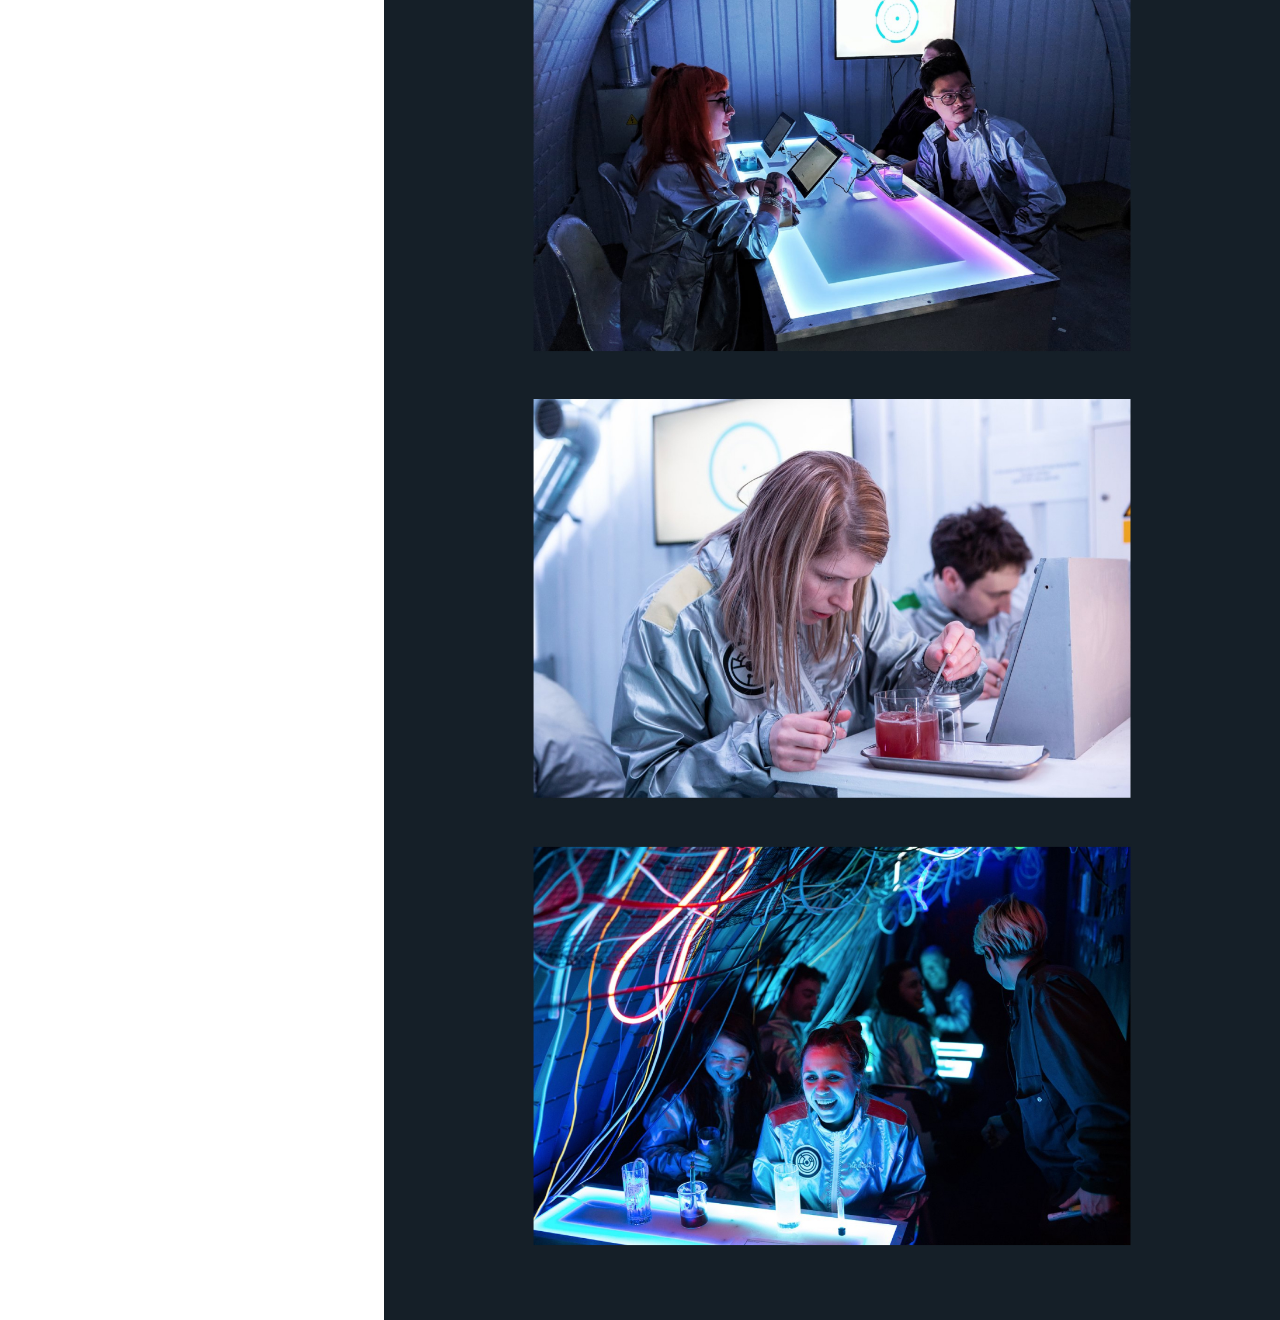
<file: the-grid.html>
<!doctype html>
<html class="no-js" lang="">

<head>
  <meta charset="utf-8">
  <title>The Grid – Jake Sharpe</title>

  <link rel="apple-touch-icon-precomposed" sizes="57x57" href="favicon/apple-touch-icon-57x57.png" />
  <link rel="apple-touch-icon-precomposed" sizes="114x114" href="favicon/apple-touch-icon-114x114.png" />
  <link rel="apple-touch-icon-precomposed" sizes="72x72" href="favicon/apple-touch-icon-72x72.png" />
  <link rel="apple-touch-icon-precomposed" sizes="144x144" href="favicon/apple-touch-icon-144x144.png" />
  <link rel="apple-touch-icon-precomposed" sizes="120x120" href="favicon/apple-touch-icon-120x120.png" />
  <link rel="apple-touch-icon-precomposed" sizes="152x152" href="favicon/apple-touch-icon-152x152.png" />
  <link rel="icon" type="image/png" href="favicon/favicon-32x32.png" sizes="32x32" />
  <link rel="icon" type="image/png" href="favicon/favicon-16x16.png" sizes="16x16" />
  
  
  <meta name="description" content="Portfolio site for London based designer, Jake Sharpe.">

  <meta name="viewport" content="width=device-width, initial-scale=1">

  <link rel="manifest" href="site.webmanifest">
  <link rel="apple-touch-icon" href="icon.png">
  <!-- Place favicon.ico in the root directory -->

  <link rel="stylesheet" href="css/normalize.css">
  <link rel="stylesheet" href="css/fonts.css">
  <link rel="stylesheet" href="css/main.css">
  <link rel="stylesheet" href="css/project-style.css">
  <link rel="stylesheet" href="css/animation.css">
  

  <meta name="theme-color" content="#fafafa">
  
</head>

<body class="">
  <!--[if IE]>
    <p class="browserupgrade">You are using an <strong>outdated</strong> browser. Please <a href="https://browsehappy.com/">upgrade your browser</a> to improve your experience and security.</p>
  <![endif]-->


<!-- MARQUEE BAR -->
<div class="project-banner the-grid-inverse">
  <span class="marquee marquee-top"> Working with Lolipop. We designed the branding and UI for a new immersive cocktail experience 'The Grid'. </span>
</div>


<!-- Project info  -->
<section class="project-info-wrapper">

  <div class="project-info-content">
      <nav>
        <a href="/">🡐Back </a>
      </nav>

      <div class="project-intro">
          <h1 class ="project-title">
            The Grid
          </h1>
          <p class ="">
            Working with Lollipop, we helped create graphic identities and UI for a dystopian cyber–punk escape room. Best fucking brief ever.
          </p>
      </div>

      <!-- <div class="project-link-wrapper">
        <p>Projects</p>
        <a href="#"> 
          <div class="project-link">Fit Advice</div>
        </a>
        <a href="#"> 
          <div class="project-link">MUCH LONGER ONE</div>
        </a>
        <a href="#"> 
          <div class="project-link">Fit Advice</div>
        </a>
      </div> -->


      <div class="project-collaborators">
        <h2> Made with </h2>
          <a href="http://www.thinkdesignenjoy.com/" target="_blank">
            <p>Anton Wade</p>
          </a>
      </div>

  </div>
</section>


<!-- Projects content -->

<section class="project-content the-grid">
  
  <div class="project-hero the-grid">
      <h2 class="hero-title  the-grid-titles">The Grid Escape Room</h2>
  </div>
  

  <img class="cover-img" src="img/projects/thegrid/the-grid-01.jpg">


  

  <div class="text-container">

    <h3>The Brief</h3>
  
    <p class="text-paragraph two-column text-left-column">
      Lolipop, the creators of the Bunyadi naked restaurant, 
      asked us to brand and design the UI for their immersive cocktail experience "The Grid".
      The project required us to create visual identities for two opposing entities.
       One for a seemingly harmless corporation that was definitely evil, the other for a bootstrap hacker group. We did this in just over two weeks.
    </p>
  
    <p class="text-paragraph two-column text-right-column">
      We started with mood boards to try and build out two opposing directions. Drawing from my wealth of useless knowledge in the realms of science fiction. We took several directions the client and got a good steer on a preferred direction. Best feedback i've ever had – "This is way too blade runner Jake...".</p>  

  </div>


  <img class="cover-img" src="img/projects/thegrid/the-grid-02.jpg">

  <!-- <div id="drop-quote" class="drop-quote the-grid-inverse">
    <h3 class="">"This is way too blade runner..."</h3>
  </div> -->


  <img class="cover-img" src="img/projects/thegrid/the-grid-04.jpg">

  <div class="text-container">

    <h3>What we did</h3>
  
    <p class="text-paragraph two-column text-left-column">
      We focussed on a few key moments throughout the experience. Exploring how styles might adapt with the players progression through the escape room. Initial interactions with Neosight would feel sterile, overly friendly and corporate. As they go deeper into the Evil AI's control room, things would get darker and more complicated.
    </p>
  
    <p class="text-paragraph two-column text-right-column">
      At certain moments The Grid would make contact with players, and the UI would start to glitch. Then messages would be sent via terminal window like pop-ups. Prototypes were then created in Framer, combining looping videos with interactive UI. I used random number generators to create looping animations. Which would move unpredictably and make the AI feel more alive.
      </p>
    </div>

<div class="video-container">
  <video class="project-video" src="img/projects/thegrid/aida-loop.mp4" loop autoplay muted playsinline>  </video>
</div>
<img class="cover-img" src="img/projects/thegrid/the-grid-05.jpg">

<a href="https://www.tripadvisor.co.uk/Attraction_Review-g186338-d15550500-Reviews-The_Grid-London_England.html" target="blank">
  <div id="drop-quote" class="drop-quote the-grid-inverse">
    <h3 class="">
        The Grid opened in October 2018 at a secret location in Southwark.
      </h3>
  </div>
</a>




<img class="cover-img" src="img/projects/thegrid/the-grid-06.jpg">

</section>





<!-- Marquee Loop -->
  <script type="text/javascript" src="js/case-study.js"></script>

<!-- Analytics -->
  <script>
    window.ga = function () { ga.q.push(arguments) }; ga.q = []; ga.l = +new Date;
    ga('create', 'UA-21573491-2', 'auto'); ga('set','transport','beacon'); ga('send', 'pageview')
  </script>
  <script src="https://www.google-analytics.com/analytics.js" async defer></script>

</body>

</html>
</file>
<file: css/fonts.css>
@font-face {
    font-family: 'Syne-Extra';
    src: url('../fonts/syne-extra.woff2') format('woff2'),
         url('../fonts/syne-extra.woff') format('woff');
}

@font-face {
    font-family: 'Zangezi';
    src: url('../fonts/Zangezi08-Regular.woff') format('woff'), 
         url('../fonts/Zangezi08-Regular.woff2') format('woff2');
}

@font-face {
    font-family: 'Zangezi Condensed';
    src: url('../fonts/Zangezi08-Condensed.woff') format('woff'), 
         url('../fonts/Zangezi08-Condensed.woff2') format('woff2');
}


@font-face {
    font-family: 'GT America Light';
    src: url('../fonts/GT-America-Standard-Light.woff') format('woff'), 
         url('../fonts/GT-America-Standard-Light.woff2') format('woff2');
}

@font-face {
    font-family: 'GT America Extended Bold';
    src: url('../fonts/GT-America-Extended-Bold.woff') format('woff'), 
         url('../fonts/GT-America-Extended-Bold.woff2') format('woff2');
}
</file>
<file: css/main.css>
/*! HTML5 Boilerplate v7.1.0 | MIT License | https://html5boilerplate.com/ */

/* main.css 1.0.0 | MIT License | https://github.com/h5bp/main.css#readme */
/*
 * What follows is the result of much research on cross-browser styling.
 * Credit left inline and big thanks to Nicolas Gallagher, Jonathan Neal,
 * Kroc Camen, and the H5BP dev community and team.
 */

 
/* ==========================================================================
   Base styles: opinionated defaults
   ========================================================================== */

   html {
    color: #222;
    font-size: 1em;
    line-height: 1.4;
}

/*
 * Remove text-shadow in selection highlight:
 * https://twitter.com/miketaylr/status/12228805301
 *
 * Vendor-prefixed and regular ::selection selectors cannot be combined:
 * https://stackoverflow.com/a/16982510/7133471
 *
 * Customize the background color to match your design.
 */

::-moz-selection {
    background: #39ff00;
    text-shadow: none;
}

::selection {
    background: #39ff00;
    text-shadow: none;
}

/*
 * A better looking default horizontal rule
 */

hr {
    display: block;
    height: 1px;
    border: 0;
    border-top: 1px solid #ccc;
    margin: 1em 0;
    padding: 0;
}

/*
 * Remove the gap between audio, canvas, iframes,
 * images, videos and the bottom of their containers:
 * https://github.com/h5bp/html5-boilerplate/issues/440
 */

audio,
canvas,
iframe,
img,
svg,
video {
    vertical-align: middle;
}

/*
 * Remove default fieldset styles.
 */

fieldset {
    border: 0;
    margin: 0;
    padding: 0;
}

/*
 * Allow only vertical resizing of textareas.
 */

textarea {
    resize: vertical;
}

/* ==========================================================================
   Browser Upgrade Prompt
   ========================================================================== */

.browserupgrade {
    margin: 0.2em 0;
    background: #ccc;
    color: #000;
    padding: 0.2em 0;
}


p { margin: 0;
    padding: 0;}


 /* ==========================================================================
   Author's custom styles
   ========================================================================== */


/* Nav Setup */

nav {
    width: 100vw;
    position: fixed;
    top: 3vh;
    z-index: 99999;
}
.navigation {
    list-style:none;
    margin:0;
    padding:0;
    text-align:center;
    
}
.navigation li {
    display:inline;
    padding: 0 8vw;
    

}
.navigation a {
    display:inline-block;
    text-decoration: none;
    
}



/*  Typographic Styles */
nav, a, li {
  font-family: 'GT America Light';
  
}

a {
  text-decoration: none;
}

 a, a:link, a:visited { 
  color: white;
} 



a:hover, .active {
  border-bottom: 2px solid white;
}



p {font-family: 'GT America Light'; }

.bold {
  font-family: 'GT America Extended Bold';
}

h1 { 
  text-align: center;
  font-family: 'Zangezi', sans-serif;
  font-weight: normal;
  text-transform: uppercase;
  line-height: 11.75vw;
  width: 60vw;
  color: white;

  
}

h2 {
  margin: 0 ;
  padding: 1% 0 0 0 ;
  text-align: center;
  font-size: 12vw;
  line-height: 14vw;

  color: #fff;
  text-decoration: none;
  text-transform: uppercase;
  z-index:  3;

  font-family: 'Zangezi Condensed', sans-serif;
  font-weight: normal;

  overflow-wrap: break-word;
  hyphens: auto;
  -moz-hyphens:auto;
  -ms-hyphens:auto;
  -webkit-hyphens: auto;

}

h3 {
  font-family: 'GT America Extended Bold', sans-serif;
  font-weight: normal;
  font-size: 26px;
  letter-spacing: -0.2px;
}

.text-container h3 {
  font-weight: bold;
  font-size: 18px;
  line-height: 125.7%;
}


.secret-mobile-header {
display: inline-block;
    padding: 0;
  margin: 0;
}

.tagline {
  text-align: center;
  padding: 2.5vh 5vw;

}

.blend-mode {
  mix-blend-mode: difference;
}


/* Layout */

.hero-section {
  padding-top: 12.5vh;
  background-color: #212121;
  display: flex;
  align-items: center;
  justify-content: center;
  flex-direction: column;
  min-height: 30vh;
  width: 100%;
  height: auto;

  
}



.hero-content {
    padding: 0vh 0 0vh 0;
    color: white;
    background-color: #212121;
}

.hero-section img {
  width: 480px;

}


.hero-h1 {
  font-size: 165px;
  line-height: 0vw;
  width: 100vw;
  margin: 0;
  padding-top: -1vh;

  
}

.tagline {
  padding: 7vh 0vw;

}

.hero-content {
  padding-bottom: 5vh ;

}
.hero {
  position: absolute;
      height: 40vh;
}



 .projects {
    background-color: #FF1D53;
    padding: 2% 0 0% 0;
  } 

  .grid {
    display: grid;
    place-items: center;
  }
  
  .full-area {
    grid-area: 1/1;
    overflow: hidden;
  }
  
  .card {
    height: auto;
    width: 100%;
    overflow: hidden;
    display: flex;
    justify-content: center;
  }
  
  .marquee-wrapper {
    position: absolute;
    width: 100%;
    overflow: hidden;
    
  }
  
  .projects span {
    text-align: center;
    font-size:  3vw;


    font-family: 'GT America Extended Bold', sans-serif;
    color: #6D1212;
    text-transform: uppercase;
    padding-bottom: 2%;
  }
  

  @media (max-width: 1024px) {

    .hero-h1 {
      font-size: 13.5vw;
      line-height: 0vw;
      width: 100vw;
      margin: 0;
      padding-top: 1vh;

      
    }

    .tagline {
      padding: 4vh 0vw;
    
    }

    .hero-content {
      padding-bottom: 7vh ;
    
    }

    .hero-section img {
      width: 360px;
    }

    h2 {
      font-size: 20.5vw;
      line-height: 21.5vw;
      text-decoration: none;
    }
    
    .projects {
      padding: 8% 0 5% 0;
    }

    .projects span {
      font-size:  9vw;
      
  }


  }




  
   /* Mobile styles */

  @media (max-width: 640px) {


.navigation li {
  padding: 0px 8vw; }

.hero-section {
  padding-bottom: 5vw;
 
  background-color: #212121;
}

.hero-h1 {
  padding-top: -1vh;
  font-size: 14vw;
  line-height: 0;
}

.hero-section img {
  width: 300px;
}
.hero-section canvas { }

 
.hero-content {
  position: inherit;
  background-color: #212121;
  width: 100%;
  padding: 3vw 0 8vh 0;

}


.tagline {
  text-align: center;
  padding: 0vh 15vw;

  

}
.secret-mobile-header {
 

}

canvas {
}



 

    .projects {
      padding: 20% 0 18% 0;
    }

    


    /* h1 { 
        width: 100vw;
        font-size:  21vw;
        line-height: 21vw; 
      } */

      
    h2 {
      font-size: 30.5vw;
      line-height: 31.5vw;
    }

    .projects span {
      font-size:  16vw;}
      
  



  }
  
   





















 /* ==========================================================================
   Helper classes
   ========================================================================== */

/*
 * Hide visually and from screen readers
 */

 .hidden {
  display: none !important;
}

/*
* Hide only visually, but have it available for screen readers:
* https://snook.ca/archives/html_and_css/hiding-content-for-accessibility
*
* 1. For long content, line feeds are not interpreted as spaces and small width
*    causes content to wrap 1 word per line:
*    https://medium.com/@jessebeach/beware-smushed-off-screen-accessible-text-5952a4c2cbfe
*/

.visuallyhidden {
  border: 0;
  clip: rect(0 0 0 0);
  height: 1px;
  margin: -1px;
  overflow: hidden;
  padding: 0;
  position: absolute;
  width: 1px;
  white-space: nowrap; /* 1 */
}

/*
* Extends the .visuallyhidden class to allow the element
* to be focusable when navigated to via the keyboard:
* https://www.drupal.org/node/897638
*/

.visuallyhidden.focusable:active,
.visuallyhidden.focusable:focus {
  clip: auto;
  height: auto;
  margin: 0;
  overflow: visible;
  position: static;
  width: auto;
  white-space: inherit;
}

/*
* Hide visually and from screen readers, but maintain layout
*/

.invisible {
  visibility: hidden;
}

/*
* Clearfix: contain floats
*
* For modern browsers
* 1. The space content is one way to avoid an Opera bug when the
*    `contenteditable` attribute is included anywhere else in the document.
*    Otherwise it causes space to appear at the top and bottom of elements
*    that receive the `clearfix` class.
* 2. The use of `table` rather than `block` is only necessary if using
*    `:before` to contain the top-margins of child elements.
*/

.clearfix:before,
.clearfix:after {
  content: " "; /* 1 */
  display: table; /* 2 */
}

.clearfix:after {
  clear: both;
}

 
/* ==========================================================================
   EXAMPLE Media Queries for Responsive Design.
   These examples override the primary ('mobile first') styles.
   Modify as content requires.
   ========================================================================== */

   @media only screen and (min-width: 35em) {
    /* Style adjustments for viewports that meet the condition */
}

@media print,
       (-webkit-min-device-pixel-ratio: 1.25),
       (min-resolution: 1.25dppx),
       (min-resolution: 120dpi) {
    /* Style adjustments for high resolution devices */
}

 
/* ==========================================================================
   Print styles.
   Inlined to avoid the additional HTTP request:
   https://www.phpied.com/delay-loading-your-print-css/
   ========================================================================== */

@media print {
    *,
    *:before,
    *:after {
        background: transparent !important;
        color: #000 !important; /* Black prints faster */
        -webkit-box-shadow: none !important;
        box-shadow: none !important;
        text-shadow: none !important;
    }

    a,
    a:visited {
        text-decoration: underline;
    }

    a[href]:after {
        content: " (" attr(href) ")";
    }

    abbr[title]:after {
        content: " (" attr(title) ")";
    }

    /*
     * Don't show links that are fragment identifiers,
     * or use the `javascript:` pseudo protocol
     */

    a[href^="#"]:after,
    a[href^="javascript:"]:after {
        content: "";
    }

    pre {
        white-space: pre-wrap !important;
    }
    pre,
    blockquote {
        border: 1px solid #999;
        page-break-inside: avoid;
    }

    /*
     * Printing Tables:
     * http://css-discuss.incutio.com/wiki/Printing_Tables
     */

    thead {
        display: table-header-group;
    }

    tr,
    img {
        page-break-inside: avoid;
    }

    p,
    h2,
    h3 {
        orphans: 3;
        widows: 3;
    }

    h2,
    h3 {
        page-break-after: avoid;
    }
}
</file>
<file: css/project-style.css>
/*  Hover States */
 .projects:hover {
  background-color: #222;
}
.projects:hover h2 {
  color: #fff;
}
.projects:hover span {
  color: #fff;
}



/*  Case Study  */



/*  INFO BAR */

.project-info-wrapper {
float: left;
width: 28.5vw;
height: 100vh;
position: fixed;
top: 0;
left: 0;
background-color: white;
color: black;

}

.project-info-wrapper nav {
position: relative;
}

.project-info-wrapper nav a{
color: black;
}

.project-info-wrapper nav a:hover{
color: black;
border-bottom: 1px solid #000;
}

.project-intro {
margin-top: 15vh;
}

.project-info-wrapper h1{
font-size: 36px;

color: #212121;
padding: 0 0 16px 0;
margin: 0;
line-height: 1;
width: auto;
text-align: left;
}


.project-info-wrapper p{
font-size: 15px;
}

.project-info-content {
padding: 40px;
  max-width: 70%;
}

.project-link-wrapper {
margin-top: 7.5vh;
;
}

.project-link-wrapper p {
margin-bottom: 12px;
}

.project-link-wrapper .project-link {
padding: 8px 14px;
font-size: 21px;
font-family: 'GT America Extended Bold', sans-serif;
color: white;
background-color: black;
width: auto;
display: inline-flex;
}

.project-link-wrapper .project-link:hover {
color: black;
background-color: white;
}

.project-collaborators {
margin-top: 15vh;
}

.project-collaborators h2{
color: #000;
font-family: 'GT America Extended Bold', sans-serif;
font-size:15px;
text-align: left;

line-height: 1;
margin-bottom: 8px;
}

.project-collaborators a {
color: #000;
}

/*  marqee bar */

.project-banner {


width: 1.5vw;
overflow: hidden;
height: 100vh;
background-color: red;

writing-mode: vertical-rl;
text-orientation: mixed;

position: fixed;
top: 0;
left: 28.5vw;

text-align: center;
font-size:  1vw;
white-space: nowrap	; 
line-height: 1.5vw;
text-transform: uppercase;
font-family: 'GT America Extended Bold', sans-serif;
}



/* CASE STUDY CONTENT */

.project-hero {
padding: 24% 0;
width: 100%;
background-repeat: no-repeat;
background-size: cover;
}


.hmht-hero {
background-image: url("../img/projects/hmht/hmht-cover2.jpg");
}


.salon63-hero {
background-image: url("../img/projects/salon63/salon63-cover.jpg");
}

/* .quiz-hero {
  background-image: url("../img/projects/quiz/jakes-quiz-cover.jpg");
  } */



.smarty-hero {
  background-image: url("../img/projects/smarty/smarty-cover.png");
  padding: 15% 0 !important;
  }

.smarty-quote {
  background-color: #434449;
  color:#fff;
}


.coachable-hero {
  background-image: url("../img/projects/coachable/coachable-cover.png");
  padding: 20% 0 !important;
  }

.culturelabs-hero {
    background-image: url("../img/projects/culture-labs/culture-labs-hero.jpg");
    padding: 20% 0 !important;
    }


.hero-title{
margin: 0 auto;
text-transform: uppercase;
font-size: 14vw;
line-height: 12vw;
width: 90%;
}

.project-content {
overflow: scroll;
float: right;
width: 70vw;
overflow-y: hidden;
overflow-x: hidden;
/* background-color: black; */
/* color: white; */
}
.cover-img {
width: 100%;
background-size: cover;
}



/* TEXT FOR CASE STUDIES */

.text-container {
margin: 0% 1% ;
padding: 0  0%;
width: 98%;
}


.text-paragraph {
font-style: normal;
font-weight: 300;

font-size: 15px;
line-height: 125.7%;
}

.two-column {
width: 49%;
}

.text-left-column {
float: left;
}
.text-right-column {
float: right;
padding: 0 0 0 0 ;
}


.drop-quote {
padding: 1% 0;
margin: 4% 0;
}

.drop-quote h3 {
font-family: 'Zangezi', sans-serif;
  font-weight: normal;
  text-transform: uppercase;
  font-size: 5rem;
  line-height: 5.4rem;
  letter-spacing: -0.2px;
  text-align: center;
}

.project-info-wrapper .link-inverse {
color: black;

}



.video-container {
width: 70vw;
}

.project-video {
max-width: 100%;
}

.video-container iframe {
margin: 7.5% 0;
width: 100%;
height: 490px;
}


@media (min-width: 1440px) {


.text-container {
  margin: 0% 10% ;
  padding: 0  0%;
  width: 80%;
}   

.text-right-column {
  float: right;
  padding: 0 0 0 0 ;
}

.project-hero {
  padding: 18% 0;
}

}

@media (max-width: 1440px) {
.text-container {
  margin: 0% 3% ;
  padding: 0  0%;
  width: 94%;
}   

.project-hero {
  padding: 36% 0;
}

}


 @media (max-width: 1024px) { 



  .project-banner {
    width: 2.5vw;
    font-size: 1.4vw;
    line-height: 2.5vw;
    left: 34.5vw;
  }

  .project-info-wrapper {
    left: 0;
    width: 34.5vw;
    min-width: 30vw ;
  }

  .project-content {
    width: 63vw;
  }

  .text-container {
    float: right;
    margin: 0% 0% ;
    padding: 0  3%;
    width: 94%;
  }   
  
  .video-container {
    width: 63vw;
  }


}


 /* iPad styles */

@media (max-width: 860px) { 

  .project-hero {
    width: 100%;
    padding: 18% 0vw;
    background-size: contain;
  }
  
  .hero-title{
    font-size: 21vw;
    line-height: 18vw;
    width: 100%;
  }
  

  .project-banner {
    width: 4vw;
    height: 100%;
    font-size: 2.5vw;
    line-height: 3.75vw;
    left: 0; 
  }

  .project-info-wrapper {
    left: 0;
    width: 100vw;
    position: initial;
    height: auto;
  }

  .project-content {
    width: 96vw;
    margin-left: 4vw;
    float: none;
}

.video-container {
  width: 96vw;
}

.project-info-content {
  max-width: 70%;
  padding: 80px;
  margin-left: 0;

}

.project-info-content nav  {
  position: initial;
  display: inline;
}

.project-intro {
}


.text-container {
  margin: 0% 2% ;
  padding: 0  0%;
  width: 94%;
  float: none;

}

.video-iframe {
  width: 96vw; 
margin: 0;
height:410px;
}

.drop-quote h3 {
font-size: 4rem;
line-height: 4.2rem;

}

}


 /* Mobile styles */

 @media (max-width: 640px) { 

  .project-info-wrapper {
    left: 0;
    width: 100vw;
    position: initial;
    height: auto;
  }

  .project-info-content {
    max-width: 100%;
    padding: 80px 50px 80px 50px;
    margin-left: 0;}


.text-container {
  margin: 0% 0% ;
  padding: 0  2%;
  width: 90%;

}

.two-column {
  width: 100%;
  padding-bottom: 15px;

}

.text-left-column {
  float: left;
}
.text-right-column {
  float: left;
}

.video-container iframe {
margin: 7% 0;
width: 100%;
height: auto;
}

.drop-quote h3 {
  font-size: 2.5rem;
  line-height: 2.4rem;

}


}












/* Projects Styles */

.the-grid h2 {
  color: #00E8DA;
  mix-blend-mode: difference;
}
.the-grid span {
  color: #FFFFFF;
  mix-blend-mode: difference;
}
.the-grid {
  background-color: #152028;
  color: #00E8DA;  
}

.the-grid-inverse {
  background-color: #00E8DA;
  color: #152028;    
}


.hmht h2 {
  color: #CAE51A; 
  mix-blend-mode: difference;
}
.hmht span {
  color: #FF8C22;
  mix-blend-mode: difference;
}
.hmht {
  background-color: #83E9FF;  
  color: #3214AE; 
}

.hmht-titles { 
color:#83E9FF;
}
.hmht-inverse {
  background-color: #3214AE;  
  color: #83E9FF;
}





.pedal {
  background-color: #FF1D53;
  color: #FFF8E6;
}

.pedal-titles {
color: #FFF8E6;

}

.pedal span{
  color: #c50000;
  mix-blend-mode: difference;
}




.local-hero h2 {
  color: #FF5959;
  
}
.local-hero span {
  color: #8A43FF;
  mix-blend-mode: difference;
}

.local-hero {
  background-color:  #FDFF83;
}



/* SALON 63 */



.salon63 span {
  color: #ff0002;
  mix-blend-mode: difference;
}

.salon63 {
  background-color:  #190A2B;
  color: white;
}

.salon63-titles {
  color:  #fff;
}


/* QUIZ */

.quiz h2 {
  color: #fff;
  mix-blend-mode: difference;
}

.quiz span {
  color: #ffb85c;
  mix-blend-mode: difference;
}  

.quiz {
  background-color: #000;
  color: white;
}


.quiz-titles {
  color:  #fff;
}



/*  SMARTY */

.smarty {
background-color: #2D2F32;
color: white;
}

.smarty h2 {
color: #fff;
/* mix-blend-mode: difference; */

}

.smarty span {
color: #0EECC4;
mix-blend-mode: difference;
}  

.smarty-title {
font-size: 14vw;
line-height: 12vw;
}

.smarty span {
color: #0EECC4;
mix-blend-mode: difference;
}  

.smarty-title {
font-size: 14vw;
line-height: 12vw;
}


/*  BG EVOLVE */

.bgevolve {
background-color: #fff;
color: #000;
}

.bgevolve h2{
color: #0062c0;
}


.bgevolve .project-hero {
padding: 21% 0 10% 0;  }


.bgevolve-inverse {
background-color: #0062c0;
color: white;
}

.bgevolve-inverse span {
color: #fff;
mix-blend-mode: difference;

}

/* CULTURE LABS */

.culturelabs {
  /* background-color: #ffffff; */
  color: #042239;
  }

.culturelabs .project-hero {
     color: #042239;
     }
  

     

/* COACHABLE */

.coachable {
  background-color: #090943;
  color: #f8f8f8;
  }
  

  
  .coachable .project-hero {
  padding: 21% 0 21% 0; 
  color: white;
   }

  .coachable-titles{
  color: white;
  }
  
  .coachable-inverse {
    background-color:#090943;
  color: #f8f8f8;
  }
  
  .coachable-inverse span{
    color: #FF613F;
    mix-blend-mode: difference;
    }
    
  



/* HMHT */


.hmht h2 {
  color: #CAE51A;
  mix-blend-mode: difference;
}
.hmht span {
  color: #FF8C22;
  mix-blend-mode: difference;
}
.hmht {
  background-color: #83E9FF;  
}

.hmht-titles { 
color:#83E9FF;
}
.hmht-inverse {
  background-color: #3214AE;  
  color: white;
}



/* CULTURE LABS */
.culturelabs .project-banner{
  background-color: #042239;
  color: #e2eef8;
  }
  
  .culture-labs {
    background-color: #e2eef8;
  }
  .culture-labs h2 {
    color: #042239;
  }


  .culture-labs span {
    color: #009A3E;
    mix-blend-mode: difference;
  }


.sandyfm h2 {
  color: #FFF0A7;
  
}
.sandyfm span {
  color: #9EE1FF;
  mix-blend-mode: difference;
}

.sandyfm {
  background-color:  #2B353A;
}

.farfetch h2 {
  color: #3D0062;
  
}
.farfetch span {
  color: #FF005C;
  mix-blend-mode: difference;
}

.farfetch {
  background-color:  #FFEAEA;
}


.thehogan h2 {
  color: #000;
  
}
.thehogan span {
  color: #78DA44;
  mix-blend-mode: difference;
}

.thehogan {
  background-color:  #fff;
}
</file>
<file: css/animation.css>
/*  Original Code  */
  
  /* @keyframes moveLeft {
    0% {
      transform: translateX(0);
    }
    100% {
      transform: translateX(-3000vw);
    }

  }
  
  .marquee-left {
    white-space: nowrap;
    display: block;
    position: relative;
  
    animation: moveLeft 160s infinite; 


  }

  @keyframes moveRight {
    0% {
      transform: translateX(-150vw);
    }
    100% {
      transform: translateX(3000vw);
    }
  }
 
  .marquee-right {
    white-space: nowrap;
    position: relative;
      display: block;
    animation: moveRight 160s infinite; 
  } */


  @keyframes moveLeft {
    0% {
      transform: translateX(0);
    }
    100% {
      transform: translateX(-3000vw);
    }
  }

    .marquee-left {
      white-space: nowrap;
      display: block;
      position: relative;
      animation: moveLeft 300s infinite;

      will-change: transform;
    }


    @keyframes moveRight {
      0% {
        transform: translateX(-6000vw);
      }
      100% {
        transform: translateX(-3000vw);
      }
    }

    .marquee-right {
      white-space: nowrap;
      position: relative;
      display: block;
      animation: moveRight 300s infinite;

      will-change: transform;
    }



    @keyframes moveTop {
      0% {
        transform: translateY(0);
      }
      100% {
        transform: translateY(-3000vw);
      }
    }

    .marquee-top {
      white-space: nowrap;
      position: relative;
      display: block;
      animation: moveTop 500s infinite;
    
      will-change: transform;
    }
</file>
<file: css/misc-style.css>
body {
    background-color: #000;
}

a:hover { 
    text-decoration: none;
    border-bottom: none;
}

.misc-bg {
    width: 100vw;
    position:  fixed;
    z-index: -1;
    top: -5%;
    text-align: justify;

}

.bg-text {
    color: #fff;
    opacity: 0.1;
    font-weight: light;
    font-size: 4vw ;
    font-family: 'Zangezi';
    text-transform: uppercase;
    z-index: 0;
    width: 110vw;
    margin: 0 -5vw;

}

.misc-section {
    z-index: 5;
    padding: 0 5% 2.5% 5%;
    text-align: left;
}

.misc-hero {
   margin-top: 15%;
}

.misc-section .misc-content { 
    margin-bottom: 6%;
}

.misc-container {
    display: flex;
}

.misc-container, .child{
margin: 1% 6% 2.5% 0 ;

}



.misc-video{ 
    max-width: 320px; 
}

.youtube-embed { 
    width: 30%; 
    min-height: 240px;
    padding: 0 2.5% 0 0;
}

.youtube-hero { 
    width: 720px;
    height: 480px;
}

.misc-tagline {
    color: white;
}

.misc-tagline h3 {    
    text-transform: uppercase;
    font-size: 16px;
    letter-spacing: -0.1px;
    padding: 0;
    margin: 25px 0 4px 0;
}


/*  TYPE */

.misc-hero h1 {
    font-family: 'Syne-Extra';
    color: #fff;
    width: 100%;
    text-transform: none;
    text-align: left;
    margin: 0;
}

.misc-section h2 { 
    font-family: 'GT America Extended Bold';
    color: #fff;
    text-transform: uppercase;
    font-size: 2rem;
    line-height:1;
    padding: 0;
    text-align: left;

}

.misc-title p { 
    font-family: 'GT America Light';
    color: #fff;
}

.misc-title {
    padding: 2.5% 0 1.5% 0;
}


/* Image sizing */

.misc-content img { 
    max-width: 23%;
    padding: 1% 1% 1% 0;
    
}

.misc-content .large {
    max-width: 40%;
}

.zine img {
    max-width: 17%;
}

.zine .alt {
    max-width: 24% ;
}
.poster img {

}

  
   /* Mobile styles */

   @media (max-width: 640px) {

    .misc-hero {
        margin-top: 50%;
     }


    .misc-section  { 
        margin-bottom: 15%;
    }
    
    .misc-content img { 
        max-width: 48%;
        padding: 1% 1% 1% 0;
        
    }
    
    .misc-content .large {
        max-width: 100%;
    }

    .youtube-embed { 
        width: 100%; 
        min-height: 240px;
        padding: 2.5% 0;
    }
    
    .youtube-hero { 
        width: 100%;
        height: auto;
    }
    
    .zine img {
        max-width: 30%;
    }
    
    .zine .alt {
        max-width: 50% ;
    }


   }
</file>
